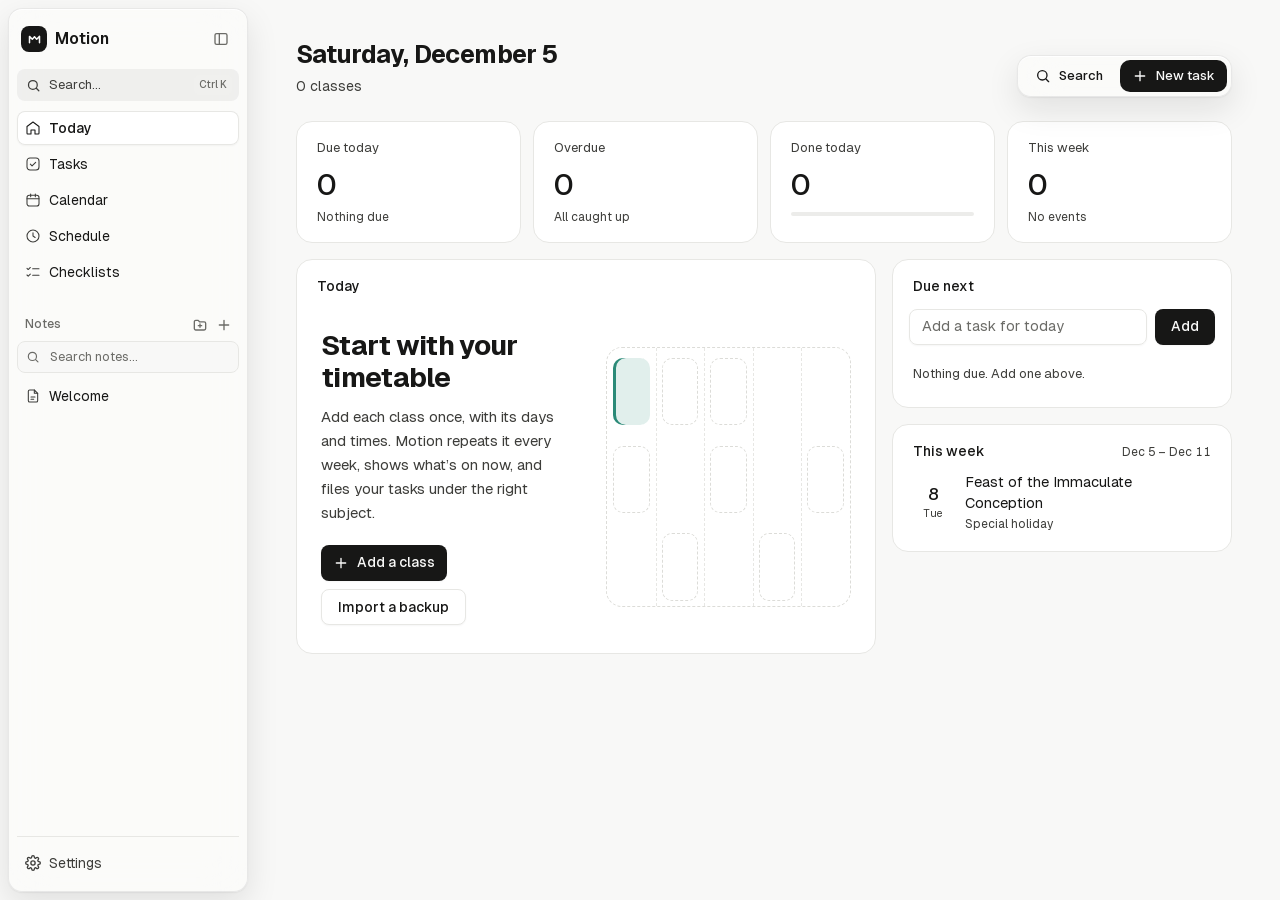
<file: index.html>
<!doctype html>
<html lang="en">
<head>
<meta charset="UTF-8">
<meta name="viewport" content="width=device-width, initial-scale=1.0, viewport-fit=cover">
<title>Motion</title>
<meta name="description" content="Motion — a local-first workspace for tasks, calendar, class schedule, checklists and notes.">
<link rel="icon" href="favicon.svg" type="image/svg+xml">
<link rel="manifest" href="manifest.json">
<meta name="theme-color" content="#ffffff" media="(prefers-color-scheme: light)">
<meta name="theme-color" content="#09090b" media="(prefers-color-scheme: dark)">
<meta name="mobile-web-app-capable" content="yes">
<meta name="apple-mobile-web-app-capable" content="yes">
<meta name="apple-mobile-web-app-status-bar-style" content="default">
<meta name="apple-mobile-web-app-title" content="Motion">
<link rel="apple-touch-icon" href="icons/icon-192.png">
<link rel="preload" href="fonts/Geist-Variable.woff2" as="font" type="font/woff2" crossorigin>

<link rel="stylesheet" href="css/tokens.css">
<link rel="stylesheet" href="css/base.css">
<link rel="stylesheet" href="css/components.css">
<link rel="stylesheet" href="css/calendar.css">
<link rel="stylesheet" href="css/timeline.css">
<link rel="stylesheet" href="css/timer.css">
<link rel="stylesheet" href="css/home.css">
<link rel="stylesheet" href="css/tasks.css">
<link rel="stylesheet" href="css/checklists.css">
<link rel="stylesheet" href="css/schedule.css">
<link rel="stylesheet" href="css/notes.css">
<link rel="stylesheet" href="css/command.css">
<link rel="stylesheet" href="css/responsive.css">
<link rel="stylesheet" href="css/print.css">

<script>
// Applied before first paint so a dark-theme user never sees a white flash.
(function () {
  try {
    var t = localStorage.getItem("motionTheme");
    if (t !== "light" && t !== "dark") {
      t = window.matchMedia && window.matchMedia("(prefers-color-scheme: dark)").matches ? "dark" : "light";
    }
    document.documentElement.setAttribute("data-theme", t);

    // Same reasoning as the theme: applying this after boot would show an
    // expanded sidebar for a frame and then snap it shut.
    if (localStorage.getItem("motionSidebar") === "collapsed") {
      document.documentElement.setAttribute("data-sidebar", "collapsed");
    }
  } catch (e) {
    document.documentElement.setAttribute("data-theme", "light");
  }
})();
</script>

<script>
// ES modules cannot be fetched over file://, so double-clicking this file leaves
// the loader on screen forever with nothing in the console to explain it. Catch
// that case here, in a plain inline script that does still run.
if (location.protocol === "file:") {
  document.addEventListener("DOMContentLoaded", function () {
    document.getElementById("loadingOverlay").innerHTML =
      '<div class="boot-error">' +
      '<h2>Motion needs a web server</h2>' +
      '<p>This page was opened straight from the file system, and browsers block ' +
      'JavaScript modules over <code>file://</code> for security. Nothing is broken.</p>' +
      '<p>Serve the folder instead — in Terminal, from this folder:</p>' +
      '<pre>python3 -m http.server 8000</pre>' +
      '<p>then open <a href="http://localhost:8000">http://localhost:8000</a>.</p>' +
      '<p class="muted-note">On GitHub Pages this never applies — it is served over https.</p>' +
      '</div>';
  });
}
</script>

<script type="module" src="js/main.js"></script>
</head>
<body>

<div class="loading-overlay" id="loadingOverlay">
  <div class="loading-mark">
    <svg viewBox="0 0 24 24" fill="none" stroke="currentColor" stroke-width="2.4" stroke-linecap="round" stroke-linejoin="round"><path d="M4 17V7l4.5 4.5L12 7.5l3.5 4L20 7v10"/></svg>
  </div>
  <span>Loading your workspace…</span>
</div>

<header class="topbar" id="topbar">
  <button class="topbar-btn" id="menuBtn" aria-label="Open menu" aria-expanded="false">
    <svg class="icon" viewBox="0 0 24 24" fill="none" stroke="currentColor" stroke-width="2" stroke-linecap="round"><path d="M3.5 6.5h17M3.5 12h17M3.5 17.5h17"/></svg>
  </button>
  <div class="topbar-brand">
    <div class="brand-mark">
      <svg viewBox="0 0 24 24" fill="none" stroke="currentColor" stroke-width="2.4" stroke-linecap="round" stroke-linejoin="round"><path d="M4 17V7l4.5 4.5L12 7.5l3.5 4L20 7v10"/></svg>
    </div>
    <span class="brand-name">Motion</span>
  </div>
  <button class="topbar-btn topbar-search" data-open="cmdk" aria-label="Search and commands">
    <svg class="icon" viewBox="0 0 24 24" fill="none" stroke="currentColor" stroke-linecap="round" stroke-linejoin="round"><circle cx="11" cy="11" r="7"/><path d="m16.5 16.5 4 4"/></svg>
  </button>
</header>

<div class="sidebar-backdrop" id="sidebarBackdrop"></div>

<div class="offline-bar" id="offlineBar" role="status">Offline — your workspace is stored on this device, so everything still works.</div>

<div class="print-sheet" id="printSheet" aria-hidden="true"></div>

<div class="class-timer hidden" id="classTimer" role="status" aria-live="polite"></div>

<div class="undo-toast hidden" id="undoToast" role="status" aria-live="polite"></div>

<div class="reminder-stack" id="reminderStack" aria-live="polite"></div>

<div class="app">
  <nav class="sidebar" id="sidebar">
    <div class="brand">
      <div class="brand-mark">
        <svg viewBox="0 0 24 24" fill="none" stroke="currentColor" stroke-width="2.4" stroke-linecap="round" stroke-linejoin="round"><path d="M4 17V7l4.5 4.5L12 7.5l3.5 4L20 7v10"/></svg>
      </div>
      <span class="brand-text">
        <span class="brand-name">Motion</span>
        <span class="brand-sub">Local workspace</span>
      </span>
      <button class="sidebar-toggle" id="sidebarToggle" aria-expanded="true"
              title="Collapse sidebar (⌘B)" aria-label="Collapse sidebar">
        <svg class="icon" viewBox="0 0 24 24" fill="none" stroke="currentColor" stroke-width="1.8" stroke-linecap="round" stroke-linejoin="round"><rect x="3" y="4" width="18" height="16" rx="2.5"/><path d="M9.5 4v16"/></svg>
      </button>
    </div>

    <button class="cmdk-trigger" data-open="cmdk" title="Search and commands" aria-label="Search and commands">
      <svg class="icon" viewBox="0 0 24 24" fill="none" stroke="currentColor" stroke-linecap="round" stroke-linejoin="round"><circle cx="11" cy="11" r="7"/><path d="m16.5 16.5 4 4"/></svg>
      <span class="nav-label">Search…</span>
      <kbd class="kbd" data-shortcut="cmdk">⌘K</kbd>
    </button>

    <div class="nav-item" data-view="dashboard" title="Today">
      <svg class="icon" viewBox="0 0 24 24" fill="none" stroke="currentColor" stroke-linecap="round" stroke-linejoin="round"><path d="M3 9.8 12 3l9 6.8V20a1 1 0 0 1-1 1h-5v-6H9v6H4a1 1 0 0 1-1-1V9.8Z"/></svg>
      <span class="nav-label">Today</span>
    </div>
    <div class="nav-item" data-view="tasks" title="Tasks">
      <svg class="icon" viewBox="0 0 24 24" fill="none" stroke="currentColor" stroke-linecap="round" stroke-linejoin="round"><rect x="3" y="3" width="18" height="18" rx="4.5"/><path d="m8 12.2 2.6 2.6L16 9.4"/></svg>
      <span class="nav-label">Tasks</span>
    </div>
    <div class="nav-item" data-view="calendar" title="Calendar">
      <svg class="icon" viewBox="0 0 24 24" fill="none" stroke="currentColor" stroke-linecap="round" stroke-linejoin="round"><rect x="3" y="5" width="18" height="16" rx="3.5"/><path d="M3 10h18M8.5 3v4M15.5 3v4"/></svg>
      <span class="nav-label">Calendar</span>
    </div>
    <div class="nav-item" data-view="schedule" title="Schedule">
      <svg class="icon" viewBox="0 0 24 24" fill="none" stroke="currentColor" stroke-linecap="round" stroke-linejoin="round"><circle cx="12" cy="12" r="9"/><path d="M12 7.2V12l3.2 2.2"/></svg>
      <span class="nav-label">Schedule</span>
    </div>
    <div class="nav-item" data-view="checklists" title="Checklists">
      <svg class="icon" viewBox="0 0 24 24" fill="none" stroke="currentColor" stroke-linecap="round" stroke-linejoin="round"><path d="m3 6.5 1.8 1.8L8 5.2M3 16.5l1.8 1.8L8 15.2M11.5 7h9.5M11.5 17h9.5"/></svg>
      <span class="nav-label">Checklists</span>
    </div>

    <div class="nav-section">
      <div class="nav-section-header">
        <span>Notes</span>
        <button id="newFolderBtn" class="new-folder-btn" title="New folder" aria-label="New folder">
          <svg class="icon" viewBox="0 0 24 24" fill="none" stroke="currentColor" stroke-width="1.9" stroke-linecap="round" stroke-linejoin="round"><path d="M3.5 7.2A2.2 2.2 0 0 1 5.7 5h3.6l2 2.2h7a2.2 2.2 0 0 1 2.2 2.2v7.9a2.2 2.2 0 0 1-2.2 2.2H5.7a2.2 2.2 0 0 1-2.2-2.2Z"/><path d="M12 10.5v5M9.5 13h5"/></svg>
        </button>
        <button id="newPageBtn" title="New page" aria-label="New page">
          <svg class="icon" viewBox="0 0 24 24" fill="none" stroke="currentColor" stroke-width="2.2" stroke-linecap="round"><path d="M12 5v14M5 12h14"/></svg>
        </button>
      </div>
      <div class="nav-search">
        <svg class="icon" viewBox="0 0 24 24" fill="none" stroke="currentColor" stroke-linecap="round" stroke-linejoin="round"><circle cx="11" cy="11" r="7"/><path d="m16.5 16.5 4 4"/></svg>
        <input type="search" id="pageSearch" placeholder="Search notes...">
      </div>
      <div id="pageList"></div>
    </div>

    <div class="sidebar-footer">
      <!-- Settings: the workspace-wide controls, in one menu so the sidebar is
           left for navigation and notes. -->
      <div class="settings">
        <button type="button" class="footer-btn" id="settingsBtn" title="Settings">
          <svg class="icon" viewBox="0 0 24 24" fill="none" stroke="currentColor" stroke-linecap="round" stroke-linejoin="round" aria-hidden="true"><path d="M12 15.2a3.2 3.2 0 1 0 0-6.4 3.2 3.2 0 0 0 0 6.4Z"/><path d="M19.4 15a1.7 1.7 0 0 0 .34 1.87l.06.06a2 2 0 1 1-2.83 2.83l-.06-.06a1.7 1.7 0 0 0-1.87-.34 1.7 1.7 0 0 0-1 1.55V21a2 2 0 1 1-4 0v-.09a1.7 1.7 0 0 0-1.1-1.55 1.7 1.7 0 0 0-1.87.34l-.06.06a2 2 0 1 1-2.83-2.83l.06-.06a1.7 1.7 0 0 0 .34-1.87 1.7 1.7 0 0 0-1.55-1H3a2 2 0 1 1 0-4h.09a1.7 1.7 0 0 0 1.55-1.1 1.7 1.7 0 0 0-.34-1.87l-.06-.06a2 2 0 1 1 2.83-2.83l.06.06a1.7 1.7 0 0 0 1.87.34H9a1.7 1.7 0 0 0 1-1.55V3a2 2 0 1 1 4 0v.09a1.7 1.7 0 0 0 1 1.55 1.7 1.7 0 0 0 1.87-.34l.06-.06a2 2 0 1 1 2.83 2.83l-.06.06a1.7 1.7 0 0 0-.34 1.87V9a1.7 1.7 0 0 0 1.55 1H21a2 2 0 1 1 0 4h-.09a1.7 1.7 0 0 0-1.55 1Z"/></svg>
          <span class="nav-label">Settings</span>
          <i class="on-dot" aria-hidden="true"></i>
        </button>
        <div class="menu settings-menu" id="settingsMenu" aria-label="Settings">
          <button type="button" role="menuitem" class="theme-toggle" id="themeToggle"></button>
          <button type="button" role="menuitem" id="remindersBtn" title="Reminders">
            <svg class="icon" viewBox="0 0 24 24" fill="none" stroke="currentColor" stroke-linecap="round" stroke-linejoin="round" aria-hidden="true"><path d="M6 8.5a6 6 0 0 1 12 0c0 6 2.5 7.5 2.5 7.5h-17S6 14.5 6 8.5Z"/><path d="M10.3 20a1.9 1.9 0 0 0 3.4 0"/></svg>
            <span>Reminders</span><span class="menu-hint on-label">On</span>
          </button>
          <div class="menu-sep" role="separator"></div>
          <button type="button" role="menuitem" id="exportDataBtn" title="Download a backup of everything">
            <svg class="icon" viewBox="0 0 24 24" fill="none" stroke="currentColor" stroke-linecap="round" stroke-linejoin="round" aria-hidden="true"><path d="M12 3v12"/><path d="m7.5 10.5 4.5 4.5 4.5-4.5"/><path d="M4 17.5V19a2 2 0 0 0 2 2h12a2 2 0 0 0 2-2v-1.5"/></svg>
            <span>Export backup</span>
          </button>
          <button type="button" role="menuitem" id="importDataBtn" title="Restore a workspace from a backup file">
            <svg class="icon" viewBox="0 0 24 24" fill="none" stroke="currentColor" stroke-linecap="round" stroke-linejoin="round" aria-hidden="true"><path d="M12 15V3"/><path d="m7.5 7.5 4.5-4.5 4.5 4.5"/><path d="M4 17.5V19a2 2 0 0 0 2 2h12a2 2 0 0 0 2-2v-1.5"/></svg>
            <span>Import backup…</span>
          </button>
        </div>
        <input type="file" id="importDataInput" accept="application/json,.json" hidden>
      </div>
    </div>
  </nav>

  <main class="content">

    <section id="view-dashboard" class="view">
      <!-- Today: the date is the title; the day is drawn as a timetable. -->
      <header class="page-head">
        <div>
          <h1 class="page-title" id="greeting">Today</h1>
          <p class="page-sub" id="todayLabel"></p>
        </div>
        <div class="toolbar glass">
          <button class="btn secondary" data-open="cmdk"><svg class="icon" viewBox="0 0 24 24" fill="none" stroke="currentColor" stroke-linecap="round" stroke-linejoin="round"><circle cx="11" cy="11" r="7"/><path d="m16.5 16.5 4 4"/></svg>Search</button>
          <button class="btn" id="homeNewTaskBtn"><svg class="icon" viewBox="0 0 24 24" fill="none" stroke="currentColor" stroke-width="2" stroke-linecap="round"><path d="M12 5v14M5 12h14"/></svg>New task</button>
        </div>
      </header>

      <div class="stats">
        <div class="stat"><div class="stat-lbl">Due today</div><div class="stat-num" id="statDueToday">0</div><div class="stat-meta" id="statDueMeta"></div></div>
        <div class="stat"><div class="stat-lbl">Overdue</div><div class="stat-num" id="statOverdue">0</div><div class="stat-meta" id="statOverdueMeta"></div></div>
        <div class="stat"><div class="stat-lbl">Done today</div><div class="stat-num"><span id="statDoneToday">0</span> <span class="stat-of" id="statDoneOf"></span></div>
          <div class="stat-bar" aria-hidden="true"><span id="statDoneBar"></span></div></div>
        <div class="stat"><div class="stat-lbl">This week</div><div class="stat-num" id="statEvents">0</div><div class="stat-meta" id="statEventsMeta"></div></div>
      </div>

      <div class="today-grid">
        <section class="panel today-panel">
          <div class="panel-h"><h3>Today</h3><span class="panel-meta" id="nextClass"></span></div>
          <div id="todayTimeline"></div>
        </section>

        <div class="today-side">
          <section class="panel">
            <div class="panel-h"><h3>Due next</h3><span class="panel-meta" id="todayMeta"></span></div>
            <div class="quick-add">
              <input class="field" id="quickTaskInput" type="text" placeholder="Add a task for today" aria-label="Add a task for today">
              <button class="btn" id="quickTaskBtn">Add</button>
            </div>
            <ul class="due-list" id="dueNext"></ul>
          </section>
          <section class="panel">
            <div class="panel-h"><h3>This week</h3><span class="panel-meta" id="weekRange"></span></div>
            <ul class="week-list" id="dashUpcoming"></ul>
          </section>
        </div>
      </div>
    </section>

    <section id="view-tasks" class="view hidden">
      <header class="page-head">
        <div>
          <h1 class="page-title">Tasks</h1>
          <p class="page-sub" id="taskHeadSub"></p>
        </div>
        <div class="toolbar glass">
          <div class="search-field">
            <svg class="icon" viewBox="0 0 24 24" fill="none" stroke="currentColor" stroke-linecap="round" stroke-linejoin="round"><circle cx="11" cy="11" r="7"/><path d="m16.5 16.5 4 4"/></svg>
            <input type="search" id="taskSearch" placeholder="Search">
          </div>

          <label class="select-wrap">
            <span>Group</span>
            <select id="taskGroupBy">
              <option value="due" selected>Due date</option>
              <option value="subject">Subject</option>
              <option value="priority">Priority</option>
              <option value="status">Status</option>
              <option value="none">None</option>
            </select>
          </label>

          <div class="seg" id="taskViewToggle" role="group" aria-label="View">
            <button class="seg-btn active" data-view-mode="list" title="List view" aria-label="List view">
              <svg class="icon" viewBox="0 0 24 24" fill="none" stroke="currentColor" stroke-linecap="round" stroke-linejoin="round"><path d="M8 6h13M8 12h13M8 18h13M3.5 6h.01M3.5 12h.01M3.5 18h.01"/></svg>
            </button>
            <button class="seg-btn" data-view-mode="board" title="Board view" aria-label="Board view">
              <svg class="icon" viewBox="0 0 24 24" fill="none" stroke="currentColor" stroke-linecap="round" stroke-linejoin="round"><rect x="3" y="4" width="5.5" height="16" rx="1.6"/><rect x="9.75" y="4" width="5.5" height="11" rx="1.6"/><rect x="16.5" y="4" width="4.5" height="16" rx="1.6"/></svg>
            </button>
          </div>
                </div>
      </header>

      <div class="composer" id="taskComposer">
        <input class="field grow" id="taskTextInput" type="text" placeholder="Add a task">
        <input class="field task-due" id="taskDueInput" type="date" aria-label="Due date">
        <select class="field" id="taskPriorityInput" aria-label="Priority">
          <option value="low">Low</option>
          <option value="medium" selected>Medium</option>
          <option value="high">High</option>
        </select>
        <select class="field" id="taskSubjectInput" aria-label="Subject"></select>
        <button class="btn" id="addTaskBtn">Add</button>
      </div>

      <div class="list-toolbar">
        <div class="filter-tabs">
          <button class="filter-tab active" data-filter="all">All</button>
          <button class="filter-tab" data-filter="active">Active</button>
          <button class="filter-tab" data-filter="done">Completed</button>
        </div>
        <div class="list-summary" id="taskSummary"></div>
      </div>

      <div id="taskList"></div>
      <div class="task-board hidden" id="taskBoard"></div>
    </section>

    <section id="view-calendar" class="view hidden">
      <header class="page-head">
        <div>
          <h1 class="page-title" id="calLabel"></h1>
          <p class="page-sub" id="calSub"></p>
        </div>
        <div class="toolbar glass cal-nav">
          <button class="btn secondary icon-only" id="prevMonthBtn" title="Previous month" aria-label="Previous month">
            <svg class="icon" viewBox="0 0 24 24" fill="none" stroke="currentColor" stroke-width="2.1" stroke-linecap="round" stroke-linejoin="round"><path d="m15 18-6-6 6-6"/></svg>
          </button>
          <button class="btn secondary" id="todayBtn">Today</button>
          <button class="btn secondary icon-only" id="nextMonthBtn" title="Next month" aria-label="Next month">
            <svg class="icon" viewBox="0 0 24 24" fill="none" stroke="currentColor" stroke-width="2.1" stroke-linecap="round" stroke-linejoin="round"><path d="m9 18 6-6-6-6"/></svg>
          </button>
          <span class="tb-sep"></span>
          <button class="btn new-event-btn" id="newEventBtn">
            <svg class="icon" viewBox="0 0 24 24" fill="none" stroke="currentColor" stroke-width="2.2" stroke-linecap="round"><path d="M12 5v14M5 12h14"/></svg>
            New event
          </button>
        </div>
      </header>

      <div class="cal-layout">
        <div class="cal-scroll">
          <div class="cal-inner"><div id="calGrid"></div></div>
        </div>
        <aside class="cal-aside" id="calAside" aria-live="polite"></aside>
      </div>
      <p class="cal-note">Philippine holidays are shown automatically. Chinese New Year and the two Eid holidays are estimates and may move by a day once proclaimed.</p>
    </section>

    <section id="view-schedule" class="view hidden">
      <header class="page-head">
        <div>
          <h1 class="page-title">Schedule</h1>
          <p class="page-sub" id="schedSub"></p>
        </div>
        <div class="toolbar glass" id="schedToolbar">
          <div class="filter-tabs sched-switch" id="schedViewSwitch" role="radiogroup" aria-label="Schedule view">
            <button type="button" class="filter-tab" role="radio" data-view="week">Week</button>
            <button type="button" class="filter-tab" role="radio" data-view="day">Day</button>
            <button type="button" class="filter-tab" role="radio" data-view="list">List</button>
          </div>
          <span class="tb-sep"></span>
          <button class="btn secondary" id="fullSchedBtn">
            <svg class="icon" viewBox="0 0 24 24" fill="none" stroke="currentColor" stroke-linecap="round" stroke-linejoin="round"><rect x="3" y="5" width="18" height="16" rx="3.5"/><path d="M3 10h18M8.5 3v4M15.5 3v4"/></svg>
            Full schedule
          </button>
          <button class="btn add-class-btn" id="addClassBtn">
            <svg class="icon" viewBox="0 0 24 24" fill="none" stroke="currentColor" stroke-width="2.2" stroke-linecap="round"><path d="M12 5v14M5 12h14"/></svg>
            Add class
          </button>
        </div>
      </header>

      <div class="timer-panel hidden" id="schedTimer"></div>
      <div class="now-card" id="nowCard"></div>

      <div class="sched-bar">
        <div class="day-picker" id="dayPicker"></div>
      </div>

      <div class="timetable-scroll" id="weekWrap"><div class="timetable" id="weekTimetable"></div></div>

      <h3 class="sched-heading" id="dayHeading">Classes today</h3>
      <ul class="class-list" id="dayClassList"></ul>

      <h3 class="sched-heading" id="allClassesHeading">All classes</h3>
      <div class="table-scroll"><table class="sched-table" id="allClassesTable"></table></div>
    </section>

    <section id="view-checklists" class="view hidden">
      <header class="page-head">
        <div>
          <h1 class="page-title">Checklists</h1>
          <p class="page-sub list-summary" id="checklistSummary"></p>
        </div>
        <div class="toolbar glass">
          <div class="search-field">
            <svg class="icon" viewBox="0 0 24 24" fill="none" stroke="currentColor" stroke-linecap="round" stroke-linejoin="round"><circle cx="11" cy="11" r="7"/><path d="m16.5 16.5 4 4"/></svg>
            <input type="search" id="checklistSearch" placeholder="Search">
          </div>
          <button class="btn secondary" id="checklistCollapseAll">Collapse all</button>
        </div>
      </header>

      <div class="composer">
        <input class="field grow" id="newChecklistInput" type="text" placeholder="New checklist, like Packing list">
        <button class="btn" id="addChecklistBtn">Create</button>
      </div>


      <div class="checklist-grid" id="checklistGrid"></div>
    </section>

    <section id="view-notes" class="view hidden">
      <!-- Sentinel + sticky band: the ribbon stays in reach however long the note
           gets. The sentinel marks where it sits unpinned, which is how the
           editor knows when to show it as pinned. -->
      <div class="notes-ribbon-sentinel" id="notesRibbonSentinel" aria-hidden="true"></div>
      <div class="notes-ribbon" id="notesRibbon">
        <div class="notes-toolbar" role="toolbar" aria-label="Formatting" aria-controls="pageContent">
          <button type="button" data-action="undo" data-label="Undo" data-keys="mod+z"><svg class="icon" viewBox="0 0 24 24" fill="none" stroke="currentColor" stroke-width="1.9" stroke-linecap="round" stroke-linejoin="round" aria-hidden="true"><path d="M9 14 4 9l5-5"/><path d="M4 9h10.5a5.5 5.5 0 0 1 0 11H11"/></svg></button>
          <button type="button" data-action="redo" data-label="Redo" data-keys="mod+shift+z"><svg class="icon" viewBox="0 0 24 24" fill="none" stroke="currentColor" stroke-width="1.9" stroke-linecap="round" stroke-linejoin="round" aria-hidden="true"><path d="m15 14 5-5-5-5"/><path d="M20 9H9.5a5.5 5.5 0 0 0 0 11H13"/></svg></button>
          <span class="toolbar-sep" aria-hidden="true"></span>
          <button type="button" data-action="h2" data-label="Heading" data-keys="mod+alt+1" data-hint="“# ”" aria-pressed="false" class="text-btn">Heading</button>
          <button type="button" data-action="h3" data-label="Subheading" data-keys="mod+alt+2" data-hint="“## ”" aria-pressed="false" class="text-btn">Subheading</button>
          <button type="button" data-action="p" data-label="Body text" data-keys="mod+alt+0" aria-pressed="false" class="text-btn">Body</button>
          <span class="toolbar-sep" aria-hidden="true"></span>
          <button type="button" data-action="bold" data-label="Bold" data-keys="mod+b" data-hint="**bold**" aria-pressed="false"><b>B</b></button>
          <button type="button" data-action="italic" data-label="Italic" data-keys="mod+i" aria-pressed="false"><i>I</i></button>
          <button type="button" data-action="underline" data-label="Underline" data-keys="mod+u" aria-pressed="false"><u>U</u></button>
          <button type="button" data-action="strike" data-label="Strikethrough" data-keys="mod+shift+x" data-hint="~~text~~" aria-pressed="false"><svg class="icon" viewBox="0 0 24 24" fill="none" stroke="currentColor" stroke-width="1.9" stroke-linecap="round" stroke-linejoin="round" aria-hidden="true"><path d="M16 4.5H9.5a3.2 3.2 0 0 0-2.9 4.6"/><path d="M14.5 12a4 4 0 0 1-.6 8H6"/><path d="M4 12h16"/></svg></button>
          <button type="button" data-action="code" data-label="Inline code" data-keys="mod+e" data-hint="`code`" aria-pressed="false"><svg class="icon" viewBox="0 0 24 24" fill="none" stroke="currentColor" stroke-width="1.9" stroke-linecap="round" stroke-linejoin="round" aria-hidden="true"><path d="m16 18 6-6-6-6"/><path d="m8 6-6 6 6 6"/></svg></button>
          <button type="button" data-action="color" data-label="Text colour &amp; highlight" data-keys="mod+shift+h" data-keys-label="highlights" aria-haspopup="dialog" aria-expanded="false" class="color-btn">
            <span class="color-glyph" aria-hidden="true">A</span><span class="color-bar" aria-hidden="true"></span>
          </button>
          <span class="toolbar-sep" aria-hidden="true"></span>
          <button type="button" data-action="ul" data-label="Bullet list" data-keys="mod+shift+8" data-hint="“- ”" aria-pressed="false"><svg class="icon" viewBox="0 0 24 24" fill="none" stroke="currentColor" stroke-width="1.9" stroke-linecap="round" stroke-linejoin="round" aria-hidden="true"><path d="M9 6h12M9 12h12M9 18h12"/><circle cx="4.2" cy="6" r="1.3" fill="currentColor" stroke="none"/><circle cx="4.2" cy="12" r="1.3" fill="currentColor" stroke="none"/><circle cx="4.2" cy="18" r="1.3" fill="currentColor" stroke="none"/></svg></button>
          <button type="button" data-action="ol" data-label="Numbered list" data-keys="mod+shift+7" data-hint="“1. ”" aria-pressed="false"><svg class="icon" viewBox="0 0 24 24" fill="none" stroke="currentColor" stroke-width="1.9" stroke-linecap="round" stroke-linejoin="round" aria-hidden="true"><path d="M10 6h11M10 12h11M10 18h11M3.4 5.2 4.8 4.6V9M3.2 14.4c0-.9 1.9-1.1 1.9 0 0 .8-1.9 1.6-1.9 2.9h2.1"/></svg></button>
          <button type="button" data-action="todo" data-label="Checklist" data-keys="mod+shift+9" data-hint="“[] ”" aria-pressed="false"><svg class="icon" viewBox="0 0 24 24" fill="none" stroke="currentColor" stroke-width="1.9" stroke-linecap="round" stroke-linejoin="round" aria-hidden="true"><rect x="3" y="4" width="6.5" height="6.5" rx="1.6"/><path d="m3.6 16.6 1.9 1.9 3.4-3.6"/><path d="M13 7.2h8M13 17h8"/></svg></button>
          <button type="button" data-action="quote" data-label="Quote" data-hint="“> ”" aria-pressed="false"><svg class="icon" viewBox="0 0 24 24" fill="none" stroke="currentColor" stroke-width="1.9" stroke-linecap="round" stroke-linejoin="round" aria-hidden="true"><path d="M4 5v14"/><path d="M9 7h11M9 12h11M9 17h7"/></svg></button>
          <span class="toolbar-sep" aria-hidden="true"></span>
          <button type="button" data-action="link" data-label="Link" data-hint="or paste a URL over text" aria-pressed="false"><svg class="icon" viewBox="0 0 24 24" fill="none" stroke="currentColor" stroke-width="1.9" stroke-linecap="round" stroke-linejoin="round" aria-hidden="true"><path d="M10 13a5 5 0 0 0 7.54.54l3-3a5 5 0 0 0-7.07-7.07l-1.72 1.71"/><path d="M14 11a5 5 0 0 0-7.54-.54l-3 3a5 5 0 0 0 7.07 7.07l1.71-1.71"/></svg></button>
          <button type="button" data-action="divider" data-label="Divider" data-hint="“---”"><svg class="icon" viewBox="0 0 24 24" fill="none" stroke="currentColor" stroke-width="1.9" stroke-linecap="round" stroke-linejoin="round" aria-hidden="true"><path d="M3 12h18"/><path d="M6 7h12M6 17h12" opacity=".33"/></svg></button>
          <button type="button" data-action="clear" data-label="Clear formatting" data-keys="mod+\"><svg class="icon" viewBox="0 0 24 24" fill="none" stroke="currentColor" stroke-width="1.9" stroke-linecap="round" stroke-linejoin="round" aria-hidden="true"><path d="M4 7V4.5h16V7"/><path d="M9 20h4"/><path d="M13.5 4.5 10 15"/><path d="m15 15 5 5M20 15l-5 5"/></svg></button>
        </div>
      </div>

      <!-- Colour palette: text colours and highlights, filled by note-editor.js. -->
      <div class="color-popover hidden" id="colorPopover" role="dialog" aria-label="Text colour and highlight">
        <div class="cp-label">Text colour</div>
        <div class="cp-row" id="cpText"></div>
        <div class="cp-label">Highlight</div>
        <div class="cp-row" id="cpHighlight"></div>
      </div>

      <!-- Link card: shows where a link goes when the caret is in it, and edits it. -->
      <div class="link-popover hidden" id="linkPopover" data-mode="">
        <div class="lp-view">
          <a id="linkOpen" class="lp-url" target="_blank" rel="noopener noreferrer"></a>
          <button type="button" class="lp-btn" id="linkEditBtn">Edit</button>
          <button type="button" class="lp-btn" id="linkUnlinkBtn">Remove</button>
        </div>
        <form class="lp-edit" id="linkForm" autocomplete="off">
          <input type="text" id="linkInput" class="field" placeholder="Paste or type a link" spellcheck="false" aria-label="Link address">
          <button type="submit" class="btn">Apply</button>
          <button type="button" class="btn secondary hidden" id="linkRemoveBtn">Remove</button>
        </form>
      </div>
      <input type="text" class="page-title-input" id="pageTitleInput" placeholder="Untitled">
      <div class="page-meta-row">
        <label class="folder-picker" id="folderPicker" title="Move to a folder">
          <svg class="icon" viewBox="0 0 24 24" fill="none" stroke="currentColor" stroke-width="1.9" stroke-linecap="round" stroke-linejoin="round" aria-hidden="true"><path d="M3.5 7.2A2.2 2.2 0 0 1 5.7 5h3.6l2 2.2h7a2.2 2.2 0 0 1 2.2 2.2v7.9a2.2 2.2 0 0 1-2.2 2.2H5.7a2.2 2.2 0 0 1-2.2-2.2Z"/></svg>
          <select id="pageFolderSelect" aria-label="Folder"></select>
        </label>
        <form class="folder-new hidden" id="folderNewForm" autocomplete="off">
          <input type="text" id="folderNewInput" class="field" placeholder="New folder name" maxlength="120" aria-label="New folder name">
        </form>
        <div class="page-meta" id="pageMeta"></div>
        <div class="page-actions">
          <button type="button" class="page-menu-btn" id="pageMenuBtn" title="Page actions" aria-label="Page actions">
            <svg class="icon" viewBox="0 0 24 24" fill="none" stroke="currentColor" stroke-width="1.9" stroke-linecap="round" stroke-linejoin="round" aria-hidden="true"><circle cx="5" cy="12" r="1.4" fill="currentColor"/><circle cx="12" cy="12" r="1.4" fill="currentColor"/><circle cx="19" cy="12" r="1.4" fill="currentColor"/></svg>
          </button>
          <div class="menu" id="pageMenu" aria-label="Page actions">
            <button type="button" role="menuitem" id="printPageBtn" title="Opens the print dialog — choose “Save as PDF” there">
              <svg class="icon" viewBox="0 0 24 24" fill="none" stroke="currentColor" stroke-width="1.9" stroke-linecap="round" stroke-linejoin="round" aria-hidden="true"><path d="M7 8V3.5h10V8"/><rect x="3.5" y="8" width="17" height="8" rx="2"/><path d="M7 13.5h10V21H7z"/></svg>Export as PDF
            </button>
            <button type="button" role="menuitem" id="duplicatePageBtn">
              <svg class="icon" viewBox="0 0 24 24" fill="none" stroke="currentColor" stroke-width="1.9" stroke-linecap="round" stroke-linejoin="round" aria-hidden="true"><rect x="8" y="8" width="12" height="12" rx="2"/><path d="M16 8V6a2 2 0 0 0-2-2H6a2 2 0 0 0-2 2v8a2 2 0 0 0 2 2h2"/></svg>Duplicate
            </button>
            <button type="button" role="menuitem" id="movePageBtn">
              <svg class="icon" viewBox="0 0 24 24" fill="none" stroke="currentColor" stroke-width="1.9" stroke-linecap="round" stroke-linejoin="round" aria-hidden="true"><path d="M3.5 7.2A2.2 2.2 0 0 1 5.7 5h3.6l2 2.2h7a2.2 2.2 0 0 1 2.2 2.2v7.9a2.2 2.2 0 0 1-2.2 2.2H5.7a2.2 2.2 0 0 1-2.2-2.2Z"/></svg>Move to folder…
            </button>
            <div class="menu-sep" role="separator"></div>
            <button type="button" role="menuitem" class="danger" id="deletePageBtn">
              <svg class="icon" viewBox="0 0 24 24" fill="none" stroke="currentColor" stroke-width="1.9" stroke-linecap="round" stroke-linejoin="round" aria-hidden="true"><path d="M3.5 6h17M9 6V4.5a1 1 0 0 1 1-1h4a1 1 0 0 1 1 1V6M18.5 6l-.9 13a2 2 0 0 1-2 1.9H8.4a2 2 0 0 1-2-1.9L5.5 6"/></svg>Delete note
            </button>
          </div>
        </div>
      </div>
      <div class="page-content" id="pageContent" contenteditable="true" role="textbox" aria-multiline="true" aria-label="Note" data-placeholder="Start writing..."></div>
    </section>

  </main>
</div>


<!-- Phone navigation (hidden above phone width): bottom tabs and one add button. -->
<nav class="tabbar" id="tabBar" aria-label="Main">
  <a class="tab" href="#/dashboard" data-view="dashboard"><svg class="icon" viewBox="0 0 24 24" fill="none" stroke="currentColor" stroke-width="1.9" stroke-linecap="round" stroke-linejoin="round" aria-hidden="true"><path d="M3 9.8 12 3l9 6.8V20a1 1 0 0 1-1 1h-5v-6H9v6H4a1 1 0 0 1-1-1V9.8Z"/></svg><span>Today</span></a>
  <a class="tab" href="#/tasks" data-view="tasks"><svg class="icon" viewBox="0 0 24 24" fill="none" stroke="currentColor" stroke-width="1.9" stroke-linecap="round" stroke-linejoin="round" aria-hidden="true"><rect x="3" y="3" width="18" height="18" rx="4.5"/><path d="m8 12.2 2.6 2.6L16 9.4"/></svg><span>Tasks</span></a>
  <a class="tab" href="#/calendar" data-view="calendar"><svg class="icon" viewBox="0 0 24 24" fill="none" stroke="currentColor" stroke-width="1.9" stroke-linecap="round" stroke-linejoin="round" aria-hidden="true"><rect x="3" y="5" width="18" height="16" rx="3.5"/><path d="M3 10h18M8.5 3v4M15.5 3v4"/></svg><span>Calendar</span></a>
  <a class="tab" href="#/schedule" data-view="schedule"><svg class="icon" viewBox="0 0 24 24" fill="none" stroke="currentColor" stroke-width="1.9" stroke-linecap="round" stroke-linejoin="round" aria-hidden="true"><circle cx="12" cy="12" r="9"/><path d="M12 7.2V12l3.2 2.2"/></svg><span>Schedule</span></a>
  <a class="tab" href="#/notes" data-view="notes"><svg class="icon" viewBox="0 0 24 24" fill="none" stroke="currentColor" stroke-width="1.9" stroke-linecap="round" stroke-linejoin="round" aria-hidden="true"><path d="M14 3v5h5"/><path d="M14 3H7a2 2 0 0 0-2 2v14a2 2 0 0 0 2 2h10a2 2 0 0 0 2-2V8l-5-5Z"/><path d="M9 13.5h6M9 17h4"/></svg><span>Notes</span></a>
</nav>
<button type="button" class="fab" id="fabBtn" aria-label="Add"><svg class="icon" viewBox="0 0 24 24" fill="none" stroke="currentColor" stroke-width="1.9" stroke-linecap="round" stroke-linejoin="round" aria-hidden="true"><path d="M12 5v14M5 12h14"/></svg></button>

<div class="modal-overlay cmdk-overlay hidden" id="cmdkOverlay">
  <div class="cmdk" role="dialog" aria-modal="true" aria-label="Command menu">
    <div class="cmdk-input-row">
      <svg class="icon" viewBox="0 0 24 24" fill="none" stroke="currentColor" stroke-linecap="round" stroke-linejoin="round"><circle cx="11" cy="11" r="7"/><path d="m16.5 16.5 4 4"/></svg>
      <input id="cmdkInput" type="text" placeholder="Type a command or search…" autocomplete="off" spellcheck="false"
             role="combobox" aria-expanded="false" aria-controls="cmdkList" aria-autocomplete="list">
      <kbd class="kbd">Esc</kbd>
    </div>
    <div class="cmdk-list" id="cmdkList" role="listbox" aria-label="Results"></div>
    <div class="cmdk-foot">
      <span><kbd class="kbd">↑</kbd><kbd class="kbd">↓</kbd> to navigate</span>
      <span><kbd class="kbd">↵</kbd> to select</span>
      <span><kbd class="kbd" data-shortcut="cmdk">⌘K</kbd> to toggle</span>
    </div>
  </div>
</div>

<div class="modal-overlay hidden" id="reminderOverlay">
  <div class="modal modal-settings" role="dialog" aria-modal="true" aria-labelledby="reminderTitle">
    <h3 id="reminderTitle">Reminders</h3>
    <p class="modal-desc">A heads-up before each class, and a daily summary of what&rsquo;s due.</p>
    <div class="modal-body">
      <div class="setting-row">
        <div class="setting-text">
          <label class="setting-label" for="remEnabled">Enable reminders</label>
          <div class="setting-hint" id="remPermission"></div>
        </div>
        <button class="switch" id="remEnabled" role="switch" aria-checked="false"><span class="switch-thumb"></span></button>
      </div>

      <div class="setting-group" id="remOptions">
        <div class="setting-row">
          <div class="setting-text">
            <label class="setting-label" for="remClassLead">Before each class</label>
            <div class="setting-hint">For every class on today&rsquo;s schedule.</div>
          </div>
          <select class="field" id="remClassLead">
            <option value="0">Off</option>
            <option value="5">5 minutes</option>
            <option value="10">10 minutes</option>
            <option value="15">15 minutes</option>
            <option value="30">30 minutes</option>
          </select>
        </div>
        <div class="setting-row">
          <div class="setting-text">
            <label class="setting-label" for="remDigest">Daily summary</label>
            <div class="setting-hint">Tasks due, overdue work, classes and events.</div>
          </div>
          <button class="switch" id="remDigest" role="switch" aria-checked="true"><span class="switch-thumb"></span></button>
        </div>
        <div class="setting-row" id="remDigestTimeRow">
          <div class="setting-text">
            <label class="setting-label" for="remDigestTime">Summary time</label>
            <div class="setting-hint">Sent once, the first time Motion is open after this.</div>
          </div>
          <input class="field" type="time" id="remDigestTime" value="08:00">
        </div>
      </div>

      <p class="setting-note">Motion keeps everything on this device, with no server to send reminders from, so they arrive while Motion is open &mdash; in a tab or installed as an app. Install it and leave it running in the background to get them all day.</p>
    </div>
    <div class="modal-footer" style="justify-content:space-between;">
      <button class="btn secondary" id="remTestBtn">Send a test</button>
      <button class="btn" id="remDoneBtn">Done</button>
    </div>
  </div>
</div>

<div class="modal-overlay hidden" id="confirmOverlay">
  <div class="modal modal-confirm" role="alertdialog" aria-modal="true" aria-labelledby="confirmTitle">
    <div class="confirm-icon">
      <svg class="icon" viewBox="0 0 24 24" fill="none" stroke="currentColor" stroke-width="2" stroke-linecap="round" stroke-linejoin="round"><path d="M12 8.5v5"/><path d="M12 17h.01"/><path d="M10.3 3.9 1.9 18.1A2 2 0 0 0 3.6 21h16.8a2 2 0 0 0 1.7-2.9L13.7 3.9a2 2 0 0 0-3.4 0Z"/></svg>
    </div>
    <h3 id="confirmTitle">Are you sure?</h3>
    <p class="confirm-message" id="confirmMessage"></p>
    <div class="modal-footer">
      <button class="btn secondary" id="confirmCancelBtn">Cancel</button>
      <button class="btn danger" id="confirmOkBtn">Delete</button>
    </div>
  </div>
</div>

<div class="modal-overlay hidden" id="modalOverlay">
  <div class="modal" role="dialog" aria-modal="true">
    <h3 id="modalDateLabel"></h3>
    <div class="modal-body">
      <div id="modalHolidaysSection" class="hidden">
        <h3 class="modal-label">Holidays</h3>
        <ul class="modal-events" id="modalHolidayList"></ul>
      </div>

      <h3 class="modal-label" style="margin-top:16px;">Events</h3>
      <ul class="modal-events" id="modalEventList"></ul>
      <button class="btn secondary" id="modalAddEventBtn" style="width:100%;">+ Add event</button>

      <div id="modalTasksSection">
        <h3 class="modal-label" style="margin-top:18px;">Tasks due this day</h3>
        <ul class="modal-tasks" id="modalTaskList"></ul>
      </div>
    </div>
    <div class="modal-footer">
      <button class="btn secondary" id="modalCloseBtn">Close</button>
    </div>
  </div>
</div>

<div class="modal-overlay hidden" id="fullSchedOverlay">
  <div class="modal modal-wide" role="dialog" aria-modal="true">
    <div class="modal-head">
      <h3 style="margin:0;">Full schedule</h3>
      <div class="export-actions">
        <button class="btn secondary" id="exportPngBtn" title="Save the whole week as a PNG image">
          <svg class="icon" viewBox="0 0 24 24" fill="none" stroke="currentColor" stroke-width="2" stroke-linecap="round" stroke-linejoin="round"><path d="M12 3v12"/><path d="m7.5 10.5 4.5 4.5 4.5-4.5"/><path d="M4 17.5V19a2 2 0 0 0 2 2h12a2 2 0 0 0 2-2v-1.5"/></svg>
          PNG
        </button>
        <button class="btn secondary" id="exportJpgBtn" title="Save the whole week as a JPEG image">JPEG</button>
      </div>
      <button class="icon-btn" id="fullSchedCloseBtn" title="Close" aria-label="Close">
        <svg class="icon" viewBox="0 0 24 24" fill="none" stroke="currentColor" stroke-width="1.9" stroke-linecap="round"><path d="M18 6 6 18M6 6l12 12"/></svg>
      </button>
    </div>
    <div class="modal-body">
      <div class="week-scroll"><div id="weekGrid"></div></div>
    </div>
  </div>
</div>

<div class="modal-overlay hidden" id="classModalOverlay">
  <div class="modal" role="dialog" aria-modal="true">
    <h3 id="classModalTitle">Add class</h3>
    <div class="modal-body">
      <div class="modal-label">Subject</div>
      <input class="field" id="classSubjectInput" type="text" placeholder="e.g. Mathematics 1" style="width:100%;margin-bottom:14px;">

      <div class="form-2col">
        <div>
          <div class="modal-label">Section</div>
          <input class="field" id="classSectionInput" type="text" placeholder="e.g. K" style="width:100%;">
        </div>
        <div>
          <div class="modal-label">Room / Facility</div>
          <input class="field" id="classRoomInput" type="text" placeholder="e.g. Room 101" style="width:100%;">
        </div>
      </div>

      <div class="modal-label" style="margin-top:16px;">Icon</div>
      <div class="emoji-row" id="classEmojiRow"></div>

      <div class="modal-label" style="margin-top:16px;">Colour</div>
      <div class="swatch-row" id="classColorRow"></div>

      <div class="modal-label" style="margin-top:16px;">Days</div>
      <div class="day-toggle" id="classDayToggle"></div>

      <div class="form-2col" style="margin-top:16px;">
        <div>
          <div class="modal-label">Start</div>
          <input class="field" id="classStartInput" type="time" style="width:100%;">
        </div>
        <div>
          <div class="modal-label">End</div>
          <input class="field" id="classEndInput" type="time" style="width:100%;">
        </div>
      </div>
    </div>
    <div class="modal-footer" style="justify-content:space-between;">
      <button class="btn danger hidden" id="classDeleteBtn">Delete</button>
      <div class="row">
        <button class="btn secondary" id="classCancelBtn">Cancel</button>
        <button class="btn" id="classSaveBtn">Save</button>
      </div>
    </div>
  </div>
</div>

<div class="modal-overlay hidden" id="eventModalOverlay">
  <div class="modal" role="dialog" aria-modal="true">
    <h3 id="eventModalTitle">New event</h3>
    <div class="modal-body">
      <input class="field" id="eventTitleInput" type="text" placeholder="Event title..." style="width:100%;margin-bottom:14px;">

      <div class="modal-label">Dates</div>
      <div class="modal-add-row">
        <input class="field" id="eventDateInput" type="date" title="Start date">
        <span style="color:var(--text-3);font-size:var(--fs-body-s);">to</span>
        <input class="field" id="eventDateEndInput" type="date" title="End date (optional)">
        <button class="btn secondary" id="eventAddDateBtn">Add</button>
      </div>
      <div class="hint-text">Leave &ldquo;to&rdquo; blank to add just one date. Add multiple times for separate ranges.</div>
      <div class="date-chip-list" id="eventDatesList"></div>
    </div>
    <div class="modal-footer" style="justify-content:space-between;">
      <button class="btn danger hidden" id="eventDeleteBtn">Delete event</button>
      <div class="row">
        <button class="btn secondary" id="eventCancelBtn">Cancel</button>
        <button class="btn" id="eventSaveBtn">Save</button>
      </div>
    </div>
  </div>
</div>

</body>
</html>
</file>
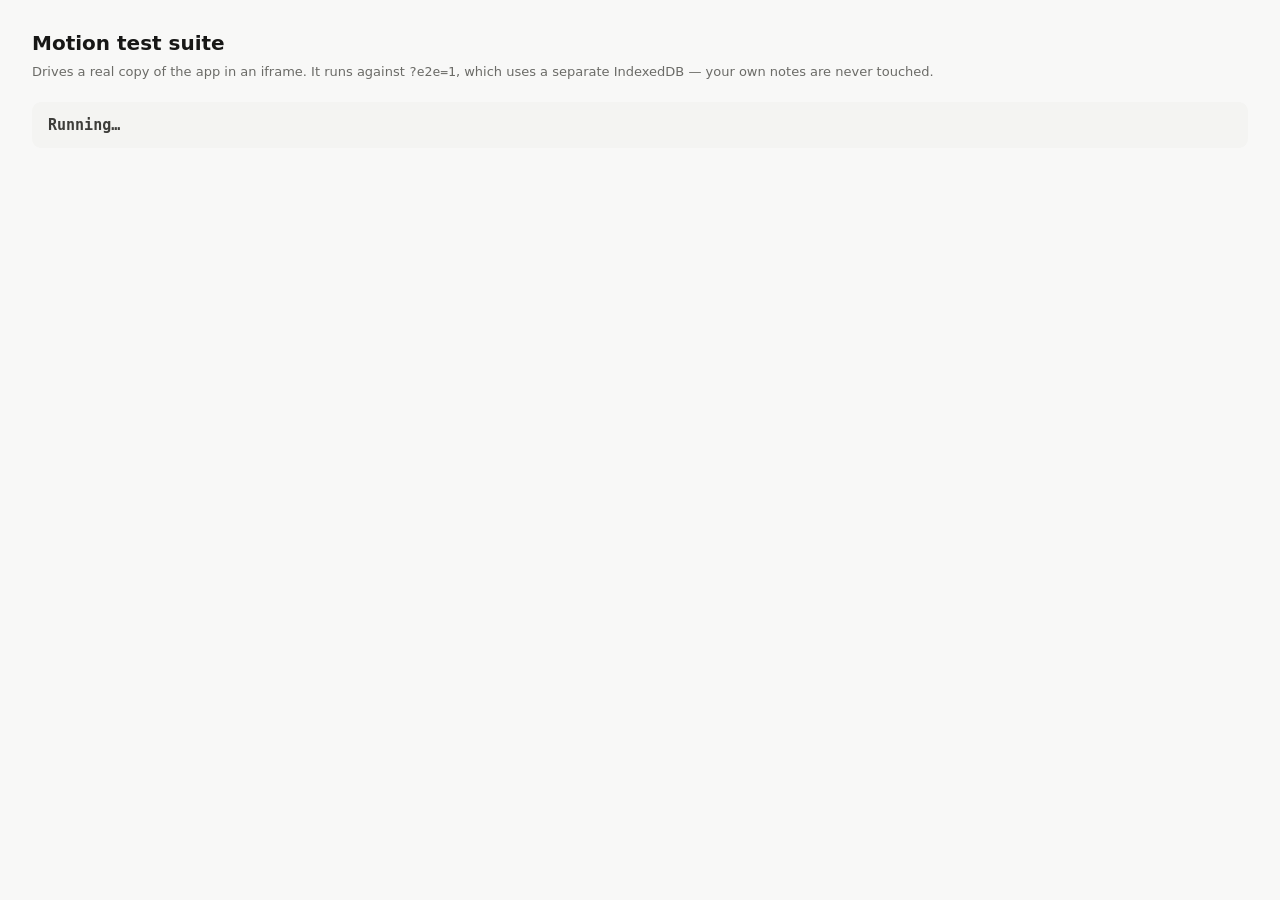
<file: tests.html>
<!doctype html>
<html lang="en">
<head>
<meta charset="UTF-8">
<meta name="viewport" content="width=device-width, initial-scale=1.0">
<title>Motion — tests</title>
<link rel="icon" href="favicon.svg" type="image/svg+xml">
<link rel="stylesheet" href="css/tokens.css">
<link rel="stylesheet" href="css/base.css">
<style>
  /* Self-contained: the suite is a dev tool, not part of the app's design system. */
  body { padding: 28px 32px; font-family: ui-monospace, SFMono-Regular, Menlo, monospace; }
  h1 { font-size: 20px; margin: 0 0 4px; font-family: system-ui, sans-serif; }
  .sub { color: var(--text-3); font-size: 13px; margin: 0 0 20px; font-family: system-ui, sans-serif; }
  #summary { font-size: 15px; font-weight: 700; padding: 12px 16px; border-radius: 9px; margin-bottom: 16px; }
  #summary.pass { background: var(--success-soft); color: var(--success); }
  #summary.fail { background: var(--danger-soft); color: var(--danger); }
  #summary.running { background: var(--surface-2); color: var(--text-2); }
  ol { margin: 0; padding-left: 0; list-style: none; font-size: 12.5px; line-height: 1.7; }
  li { display: flex; gap: 10px; padding: 1px 0; }
  .tag { flex-shrink: 0; font-weight: 700; width: 42px; }
  .ok .tag { color: var(--success); }
  .no { background: var(--danger-soft); border-radius: 5px; padding: 3px 6px; margin: 2px -6px; }
  .no .tag { color: var(--danger); }
  .why { color: var(--text-3); }
  .group { margin: 16px 0 4px; font-weight: 700; color: var(--text-2); font-size: 12px;
           text-transform: uppercase; letter-spacing: .07em; }
  /* The app under test runs for real, just parked off to the side. */
  #stage { position: fixed; right: 0; bottom: 0; width: 1280px; height: 900px;
           border: 0; opacity: 0; pointer-events: none; }
</style>
</head>
<body>
  <h1>Motion test suite</h1>
  <p class="sub">
    Drives a real copy of the app in an iframe. It runs against <code>?e2e=1</code>,
    which uses a separate IndexedDB — your own notes are never touched.
  </p>

  <div id="summary" class="running">Running…</div>
  <ol id="results"></ol>

  <iframe id="stage" src="index.html?e2e=1" title="app under test"></iframe>

  <script type="module" src="tests/run.js"></script>
</body>
</html>
</file>
<file: css/tokens.css>
/* ============================================================================
   Design tokens
   ----------------------------------------------------------------------------
   A student's week on paper: warm-neutral surfaces, ink for actions, a serif
   for titles and notes, a mono for times, and colour kept for subjects. Every
   colour, radius, shadow and font size in the app resolves through one of these
   custom properties, so the dark theme is a single attribute swap on <html>
   rather than a parallel set of rules.

   The names predate the shadcn palette and are kept so no component had to be
   renamed; the shadcn role each one plays is noted alongside:
     --accent / --accent-fill   primary            --accent-soft   accent
     --surface                  card               --surface-2     muted/50
     --text-3                   muted-foreground   --border        border / input
   ========================================================================== */

@font-face {
  font-family: "Geist";
  src: url("../fonts/Geist-Variable.woff2") format("woff2");
  font-weight: 100 900;
  font-style: normal;
  font-display: swap;
}

:root {
  --font-sans: "Geist", "Inter", -apple-system, BlinkMacSystemFont, "Segoe UI", Roboto, Helvetica, Arial, sans-serif;
  --font-mono: ui-monospace, SFMono-Regular, Menlo, monospace;

  --bg: #f8f8f7;
  --surface: #ffffff;
  --surface-2: #f4f4f2;
  --muted: #f0f0ee;
  --sidebar-bg: rgba(252, 252, 251, 0.64);
  --border: #e7e7e4;
  --border-strong: #dcdcd8;
  --text: #171716;
  --text-2: #3d3d3a;
  --text-3: #6b6b67;

  /* Primary: near-black, with its foreground for anything drawn on top. */
  --accent: #171716;
  --accent-hover: #2a2a28;
  --accent-soft: #f0f0ee;
  --accent-border: #d6d6d2;
  --accent-fill: #171716;
  --accent-fill-hover: #2e2e2b;
  --on-accent: #fafaf9;
  --accent-ghost: rgba(23, 23, 22, 0.1);
  --accent-glow: rgba(23, 23, 22, 0.2);
  --grad: #171716;

  --danger: #c8322a;
  --danger-soft: #fdf1f0;
  --danger-border: #f3c9c5;
  --danger-fill: #c8322a;
  --danger-hover: #a92820;
  --success: #2f7d4f;
  --success-soft: #eff7f2;
  --success-border: #c7e4d2;
  --amber: #9a5b10;
  --amber-soft: #fbf5ea;
  --amber-border: #ecd9b5;
  --info: #2f5cc2;
  --info-soft: #eff3fb;
  --info-border: #cbd8f2;

  /* shadcn's radius scale: --radius is 0.625rem, the rest step off it. */
  --r-sm: 6px;
  --r-md: 8px;
  --r-lg: 12px;
  --r-xl: 16px;

  /* Tailwind's shadow scale, as shadcn uses it: xs on controls, sm on cards,
     lg on dialogs and popovers. */
  --shadow-xs: 0 1px 2px 0 rgba(20, 20, 18, 0.04);
  --shadow-sm: 0 1px 2px 0 rgba(20, 20, 18, 0.05);
  --shadow-md: 0 4px 12px -2px rgba(20, 20, 18, 0.08);
  --shadow-lg: 0 12px 32px rgba(20, 20, 18, 0.10), 0 1px 2px rgba(20, 20, 18, 0.06);
  --shadow-glow: 0 4px 18px -4px var(--accent-glow);

  /* Focus: the border turns --ring-color and a 3px half-strength halo sits
     outside it — shadcn's `focus-visible:ring-[3px] ring-ring/50`. */
  --ring-color: #9b9b96;
  --ring-soft: rgba(155, 155, 150, 0.45);
  --ring: 0 0 0 3px var(--ring-soft);

  --hover-subtle: rgba(23, 23, 22, 0.025);
  --hover: rgba(23, 23, 22, 0.05);
  --hover-strong: rgba(23, 23, 22, 0.09);
  --control-border: #d6d6d2;
  --border-hover: #cfcfca;
  --placeholder: #8e8e89;
  --track: #ececea;
  --field-bg: transparent;
  --field-bg-solid: #ffffff;
  --tab-active: #ffffff;
  --tab-active-border: transparent;
  --topbar-bg: rgba(252, 252, 251, 0.64);
  --overlay: rgba(14, 14, 13, 0.32);
  --selection: rgba(255, 228, 92, 0.55);

  /* Lucide's chevron-down, for native <select>s dressed as shadcn's trigger. */
  --chevron: url("data:image/svg+xml,%3Csvg xmlns='http://www.w3.org/2000/svg' viewBox='0 0 24 24' fill='none' stroke='%2371717a' stroke-width='2' stroke-linecap='round' stroke-linejoin='round'%3E%3Cpath d='m6 9 6 6 6-6'/%3E%3C/svg%3E");

  --ease: cubic-bezier(0.22, 1, 0.36, 1);
  /* Slight overshoot; used only where something should feel like it "lands". */
  --ease-spring: cubic-bezier(0.34, 1.56, 0.64, 1);
  --dur-fast: 0.12s;
  --dur: 0.2s;
  --dur-slow: 0.32s;

  /* One spacing scale, so padding and gaps stop being ad-hoc pixel guesses. */
  --sp-1: 4px;
  --sp-2: 8px;
  --sp-3: 12px;
  --sp-4: 16px;
  --sp-5: 24px;
  --sp-6: 32px;
  --sp-7: 40px;

  /* Layout rhythm. Every page uses the same two gaps: between cards that sit
     side by side or stacked, and between one section and the next heading. */
  --gap-card: 16px;
  --gap-section: 32px;
  --gap-heading: 12px;

  /* Fluid type scale — every size interpolates with the viewport between a
     phone-width floor and an ultrawide ceiling, so nothing is hard-coded. */
  --fs-micro: clamp(9.5px, 0.079vw + 9.2px, 12px);
  --fs-tiny: clamp(10.5px, 0.087vw + 10.17px, 13px);
  --fs-mini: clamp(11px, 0.095vw + 10.64px, 13.5px);
  --fs-caption: clamp(12px, 0.095vw + 11.64px, 15px);
  --fs-body-s: clamp(12.8px, 0.111vw + 12.38px, 16px);
  --fs-body: clamp(13.5px, 0.119vw + 13.05px, 17px);
  --fs-body-l: clamp(14.5px, 0.119vw + 14.05px, 18px);
  --fs-h3: clamp(15.5px, 0.159vw + 14.91px, 20px);
  --fs-h2: clamp(17px, 0.357vw + 15.66px, 24px);
  --fs-stat: clamp(20px, 0.396vw + 18.51px, 28px);
  --fs-h1: clamp(20px, 0.555vw + 17.92px, 31px);
  --fs-display: clamp(23px, 0.634vw + 20.62px, 36px);
  /* Revamp: the highlighter marks "now", and nothing else. */
  --hl-mark: #ffe45c;
  --hl-ink: #171716;
  /* Glass: the functional layer (bars, toolbars, menus) floating over content. */
  --glass: rgba(252, 252, 251, 0.64);
  --glass-edge: rgba(23, 23, 22, 0.08);
  --glass-top: rgba(255, 255, 255, 0.9);
  --float: 0 12px 32px rgba(20, 20, 18, 0.10), 0 1px 2px rgba(20, 20, 18, 0.06);

}

:root {
  color-scheme: light;

  /* Note colours: text (tc) and highlight (hl). Named, not raw, so each has a
     shade tuned for its theme and stays readable in both. */
  --tc-gray: #71717a;
  --tc-brown: #8a5a3c;
  --tc-orange: #c2410c;
  --tc-yellow: #a16207;
  --tc-green: #15803d;
  --tc-blue: #1d4ed8;
  --tc-purple: #7e22ce;
  --tc-pink: #be185d;
  --tc-red: #b91c1c;

  --hl-gray: #e9e9eb;
  --hl-brown: #f1e6dc;
  --hl-orange: #ffe4cc;
  --hl-yellow: #fdf0a6;
  --hl-green: #d3f5dd;
  --hl-blue: #d6e6fd;
  --hl-purple: #ece0fd;
  --hl-pink: #fbdcec;
  --hl-red: #fddcdc;
}

/* ---------------- Dark theme ---------------- */
:root[data-theme="dark"] {
  color-scheme: dark;

  --tc-gray: #a1a1aa;
  --tc-brown: #c9a07f;
  --tc-orange: #fb923c;
  --tc-yellow: #facc15;
  --tc-green: #4ade80;
  --tc-blue: #60a5fa;
  --tc-purple: #c084fc;
  --tc-pink: #f472b6;
  --tc-red: #f87171;

  --hl-gray: rgba(161, 161, 170, 0.24);
  --hl-brown: rgba(180, 120, 70, 0.3);
  --hl-orange: rgba(249, 115, 22, 0.28);
  --hl-yellow: rgba(234, 179, 8, 0.3);
  --hl-green: rgba(34, 197, 94, 0.26);
  --hl-blue: rgba(59, 130, 246, 0.3);
  --hl-purple: rgba(168, 85, 247, 0.3);
  --hl-pink: rgba(236, 72, 153, 0.28);
  --hl-red: rgba(239, 68, 68, 0.28);

  --bg: #141415;
  --surface: #19191b;
  --surface-2: #1e1e20;
  --muted: #232325;
  --sidebar-bg: rgba(36, 36, 39, 0.6);
  --border: #29292c;
  --border-strong: #323236;
  --text: #ededed;
  --text-2: #c6c6ca;
  --text-3: #8e8e93;

  --accent: #ededed;
  --accent-hover: #dcdcdc;
  --accent-soft: #232325;
  --accent-border: #3a3a3e;
  --accent-fill: #ededed;
  --accent-fill-hover: #dcdcdc;
  --on-accent: #141415;
  --accent-ghost: rgba(250, 250, 250, 0.16);
  --accent-glow: rgba(250, 250, 250, 0.2);
  --grad: #fafafa;

  --danger: #ef6b63;
  --danger-soft: #2a1715;
  --danger-border: #4d2522;
  --danger-fill: #c8322a;
  --danger-hover: #e0453c;
  --success: #5fc48a;
  --success-soft: #13241a;
  --success-border: #22432f;
  --amber: #e0a35e;
  --amber-soft: #271e12;
  --amber-border: #4a3820;
  --info: #8aa6f0;
  --info-soft: #161d2c;
  --info-border: #263553;

  --shadow-xs: 0 1px 2px 0 rgba(0, 0, 0, 0.3);
  --shadow-sm: 0 1px 2px 0 rgba(0, 0, 0, 0.35);
  --shadow-md: 0 4px 12px -2px rgba(0, 0, 0, 0.45);
  --shadow-lg: 0 12px 32px rgba(0, 0, 0, 0.5);

  --ring-color: #77777c;
  --ring-soft: rgba(119, 119, 124, 0.5);

  --hover-subtle: rgba(237, 237, 237, 0.03);
  --hover: rgba(237, 237, 237, 0.06);
  --hover-strong: rgba(237, 237, 237, 0.1);
  --control-border: #3a3a3e;
  --border-hover: #45454a;
  --placeholder: #77777c;
  --track: #29292c;
  --field-bg: rgba(237, 237, 237, 0.04);
  --field-bg-solid: #1e1e20;
  --tab-active: #2a2a2d;
  --tab-active-border: transparent;
  --topbar-bg: rgba(36, 36, 39, 0.6);
  --overlay: rgba(0, 0, 0, 0.55);
  --selection: rgba(227, 194, 74, 0.35);
  --chevron: url("data:image/svg+xml,%3Csvg xmlns='http://www.w3.org/2000/svg' viewBox='0 0 24 24' fill='none' stroke='%23a1a1aa' stroke-width='2' stroke-linecap='round' stroke-linejoin='round'%3E%3Cpath d='m6 9 6 6 6-6'/%3E%3C/svg%3E");
  --hl-mark: #e3c24a;
  --glass: rgba(36, 36, 39, 0.6);
  --glass-edge: rgba(237, 237, 237, 0.1);
  --glass-top: rgba(255, 255, 255, 0.08);
  --float: 0 12px 32px rgba(0, 0, 0, 0.5);
}

/* ---------------- Class colour palette ----------------
   Each class carries a colour key; the class sets --cc / --cc-soft locally so
   every part of the row (edge, icon, tag, live card) picks it up. */
.c-indigo { --cc: #5b5bd6; --cc-soft: #eef0fe; }
.c-violet { --cc: #7c3aed; --cc-soft: #f6f1ff; }
.c-blue   { --cc: #2563eb; --cc-soft: #eff4ff; }
.c-teal   { --cc: #0f766e; --cc-soft: #e9faf7; }
.c-green  { --cc: #15803d; --cc-soft: #ecfdf3; }
.c-amber  { --cc: #b45309; --cc-soft: #fffaeb; }
.c-rose   { --cc: #be123c; --cc-soft: #fff1f3; }
.c-slate  { --cc: #475569; --cc-soft: #f1f5f9; }
.c-cyan   { --cc: #0e7490; --cc-soft: #ecfeff; }
.c-orange { --cc: #c2410c; --cc-soft: #fff7ed; }
.c-pink   { --cc: #be185d; --cc-soft: #fdf2f8; }
.c-lime   { --cc: #4d7c0f; --cc-soft: #f7fee7; }

:root[data-theme="dark"] .c-indigo { --cc: #9a9af7; --cc-soft: #20204a; }
:root[data-theme="dark"] .c-violet { --cc: #bb9bff; --cc-soft: #2a1d4d; }
:root[data-theme="dark"] .c-blue   { --cc: #7fa8ff; --cc-soft: #152549; }
:root[data-theme="dark"] .c-teal   { --cc: #4fd1c5; --cc-soft: #0f2f2c; }
:root[data-theme="dark"] .c-green  { --cc: #5cd98d; --cc-soft: #10291d; }
:root[data-theme="dark"] .c-amber  { --cc: #f5b544; --cc-soft: #2b2113; }
:root[data-theme="dark"] .c-rose   { --cc: #fb7185; --cc-soft: #39161f; }
:root[data-theme="dark"] .c-slate  { --cc: #9aa8bd; --cc-soft: #1e2633; }
:root[data-theme="dark"] .c-cyan   { --cc: #4dd4e8; --cc-soft: #0c2b33; }
:root[data-theme="dark"] .c-orange { --cc: #fb923c; --cc-soft: #331c0e; }
:root[data-theme="dark"] .c-pink   { --cc: #f472b6; --cc-soft: #35162a; }
:root[data-theme="dark"] .c-lime   { --cc: #a3e635; --cc-soft: #1e2a10; }

/* A gradient per class colour. Derived from --cc so adding a colour above is
   enough — nothing here needs a matching edit. */
[class*="c-"] {
  --cc-grad: linear-gradient(135deg, var(--cc) 0%, color-mix(in srgb, var(--cc) 78%, #000) 100%);
}
</file>
<file: css/base.css>
/* Element defaults and the app shell layout. */

* {
  box-sizing: border-box;
}

html,
body {
  height: 100%;
}

body {
  margin: 0;
  font-family: var(--font-sans);
  color: var(--text);
  background: var(--bg);
  font-size: var(--fs-body);
  line-height: 1.5;
  -webkit-font-smoothing: antialiased;
  -moz-osx-font-smoothing: grayscale;
}

button {
  font-family: inherit;
  cursor: pointer;
  border: none;
  background: none;
  color: inherit;
}

input,
select,
textarea {
  font-family: inherit;
  font-size: var(--fs-body);
  color: var(--text);
}

::selection {
  background: var(--selection);
}

/* Views and modals are all present in index.html and toggled, so this does the
   showing and hiding. !important because it must beat any display set by a
   component class. */
.hidden {
  display: none !important;
}

.icon {
  width: 18px;
  height: 18px;
  flex-shrink: 0;
  stroke-width: 2;
}

.app {
  display: flex;
  height: 100vh;
  overflow: hidden;
}

.content {
  /* Side padding as a variable so full-bleed bands (the pinned notes ribbon)
     can reach the edges with a matching negative margin. */
  --content-pad-x: 48px;
  --content-pad-top: 40px;
  flex: 1;
  overflow-y: auto;
  padding: var(--content-pad-top) var(--content-pad-x) 72px;
}

.view {
  width: 100%;
  /* Lets cards lay out against the space they actually have, which changes
     with the sidebar collapsed, not just against the viewport. */
  container-type: inline-size;
}

.view h1 {
  font-size: var(--fs-h1);
  font-weight: 700;
  line-height: 1.2;
  letter-spacing: -0.025em;
  margin: 0 0 6px;
}

/* Page header: title and a one-line summary on the left, the page's actions
   in a glass toolbar on the right. */
.page-head {
  display: flex;
  align-items: flex-end;
  justify-content: space-between;
  gap: 16px;
  flex-wrap: wrap;
  margin-bottom: 24px;
}
.page-head h1 { margin: 0; }
.page-sub { color: var(--text-2); font-size: 14px; margin: 6px 0 0; font-variant-numeric: tabular-nums; }
.page-sub:empty { display: none; }
.page-sub .is-late { color: var(--danger); }
.page-sub .mono { font-family: inherit; font-size: inherit; }

/* ---------------- Glass ----------------
   Apple's Liquid Glass rule, on the web: only the functional layer — bars,
   toolbars, menus, the tab bar, the class countdown — is glass, because only
   it floats above content. Cards, rows and the page itself stay solid. */
.glass {
  background: var(--glass);
  -webkit-backdrop-filter: blur(22px) saturate(170%);
  backdrop-filter: blur(22px) saturate(170%);
  border: 1px solid var(--glass-edge);
  box-shadow: inset 0 1px 0 var(--glass-top), var(--float);
}
@media (prefers-reduced-transparency: reduce) {
  .glass { background: var(--surface); -webkit-backdrop-filter: none; backdrop-filter: none; }
}

.toolbar {
  display: flex;
  align-items: center;
  gap: 4px;
  padding: 4px;
  border-radius: 14px;
  flex-wrap: wrap;
}
.toolbar .tb-sep { width: 1px; height: 18px; background: var(--border-strong); margin: 0 4px; }
.toolbar > .btn,
.toolbar > button,
.toolbar > .filter-tabs { margin: 0; }

/* Inside a toolbar every control is borderless; the glass is the container.
   Hierarchy: the one ink button is the primary action, the rest are quiet. */
.toolbar .btn { height: 32px; border-radius: 10px; box-shadow: none; font-size: 13px; padding: 0 12px; }
.toolbar .btn.secondary { background: transparent; border-color: transparent; }
.toolbar .btn.secondary:hover { background: var(--hover); }
.toolbar .btn.icon-only { width: 32px; padding: 0; }
.toolbar .search-field,
.toolbar .select-wrap { height: 32px; border-color: transparent; background: transparent; box-shadow: none; border-radius: 10px; }
.toolbar .search-field:hover,
.toolbar .select-wrap:hover { background: var(--hover); }
.toolbar .search-field:focus-within,
.toolbar .select-wrap:focus-within { background: var(--surface); box-shadow: inset 0 0 0 1px var(--border-strong); }
.toolbar .search-field input { width: 110px; font-size: 13px; }
.toolbar .select-wrap span,
.toolbar .select-wrap select { font-size: 13px; }
.toolbar .seg,
.toolbar .filter-tabs { height: 32px; padding: 0; background: transparent; gap: 2px; }
.toolbar .seg-btn,
.toolbar .filter-tab { border-radius: 10px; height: 32px; }
.toolbar .seg-btn.active,
.toolbar .filter-tab.active { background: var(--surface); box-shadow: inset 0 0 0 1px var(--border); border-color: transparent; }

/* The signature: a highlighter stroke behind whatever is "now" — the current
   time, today's date. Used nowhere else. */
.mark { position: relative; z-index: 0; white-space: nowrap; color: var(--hl-ink); }
.mark::before {
  content: "";
  position: absolute;
  z-index: -1;
  inset: 0.1em -0.3em 0.02em -0.24em;
  background: var(--hl-mark);
  border-radius: 3px 7px 4px 6px;
  transform: skewX(-10deg) rotate(-1.2deg);
}

.mono { font-size: 12px; font-variant-numeric: tabular-nums; }

/* Times, dates and counts use equal-width digits, so "10:00 AM" and "1:00 PM"
   line up down a list and numbers don't shift as they change. */
.tl-time, .class-when, .nc-meta, .now-meta, .sched-table, .cal-daynum,
.badge.due, .badge.overdue, .page-meta, .folder-count, .list-summary,
.widget-meta, .today-meta, .ct-count, .tt-meta {
  font-variant-numeric: tabular-nums;
}

/* A title with no subtitle under it still needs room before the content. */
.view h1.page-title { margin-bottom: 20px; }
.page-head h1.page-title { margin-bottom: 0; }

.view .subtitle {
  color: var(--text-3);
  font-size: var(--fs-body-s);
  margin: 0 0 28px;
}

/* ---------------- Loading ---------------- */
.loading-overlay {
  position: fixed;
  inset: 0;
  background: var(--bg);
  display: flex;
  flex-direction: column;
  gap: 16px;
  align-items: center;
  justify-content: center;
  z-index: 200;
}

.loading-mark {
  width: 38px;
  height: 38px;
  border-radius: var(--r-lg);
  background: var(--grad);
  display: flex;
  align-items: center;
  justify-content: center;
  box-shadow: var(--shadow-md);
  animation: pulse 1.4s var(--ease) infinite;
}

.loading-mark svg {
  width: 22px;
  height: 22px;
  color: var(--on-accent);
}

@keyframes pulse {
  0%,
  100% { transform: scale(1); opacity: 1; }
  50% { transform: scale(0.93); opacity: 0.82; }
}

.loading-overlay span {
  color: var(--text-3);
  font-size: var(--fs-body-s);
}

/* Shown in place of the spinner when the app cannot start at all. */
.boot-error {
  max-width: 460px;
  padding: 0 24px;
  text-align: left;
  color: var(--text-2);
  font-size: var(--fs-body-s);
  line-height: 1.6;
}

.boot-error h2 {
  margin: 0 0 10px;
  font-size: var(--fs-h3);
  font-weight: 600;
  color: var(--text);
}

.boot-error p { margin: 0 0 10px; }

.boot-error pre,
.boot-error code {
  font-family: var(--font-mono);
  font-size: var(--fs-caption);
  background: var(--surface-2);
  border: 1px solid var(--border);
  border-radius: var(--r-sm);
}

.boot-error code { padding: 1px 5px; }
.boot-error pre { padding: 10px 12px; margin: 0 0 10px; overflow-x: auto; }
.boot-error a { color: var(--accent); text-underline-offset: 3px; }
.boot-error .muted-note { color: var(--text-3); font-size: var(--fs-caption); }

/* Respect the OS setting. Everything here is decorative — nothing conveys
   information by motion alone — so it can all be reduced to near-zero safely. */
@media (prefers-reduced-motion: reduce) {
  *,
  *::before,
  *::after {
    animation-duration: 0.001ms !important;
    animation-iteration-count: 1 !important;
    transition-duration: 0.001ms !important;
    scroll-behavior: auto !important;
  }
}

/* A single visible focus treatment for keyboard users across the whole app:
   shadcn's soft 3px ring rather than a hard 2px line. An outline rather than a
   box-shadow so it never fights a component's own shadow, and it follows the
   element's radius. Bordered controls (.field, .search-field) also switch their
   border to --ring-color, as shadcn's inputs do. */
:focus-visible {
  outline: 3px solid var(--ring-soft);
  outline-offset: 0;
}

:focus:not(:focus-visible) { outline: none; }
</file>
<file: css/components.css>
/* Shared design-system pieces: navigation chrome, controls, badges, cards,
   checklists and modals. These are the parts reused across several views, so
   they stay as named classes rather than repeated utility strings. */

/* ---------------- Sidebar ----------------
   Navigation is the functional layer, so it is glass: a panel floating inset
   from the window edge (window 20 → inset 8 → panel 14). */
.sidebar {
  width: 240px;
  min-width: 240px;
  margin: 8px 0 8px 8px;
  height: calc(100% - 16px);
  border-radius: 14px;
  background: var(--sidebar-bg);
  -webkit-backdrop-filter: blur(22px) saturate(170%);
  backdrop-filter: blur(22px) saturate(170%);
  border: 1px solid var(--glass-edge);
  box-shadow: inset 0 1px 0 var(--glass-top), var(--float);
  display: flex;
  flex-direction: column;
  gap: 2px;
  padding: 12px 8px;
  overflow-y: auto;
}

/* The sidebar is a flex column that scrolls, and flex items shrink by
   default: once a long notes list overflowed it, the nav items were squeezed
   from 32px down to their text height instead of the sidebar scrolling. */
.sidebar > * { flex-shrink: 0; }

.brand {
  display: flex;
  align-items: center;
  gap: 8px;
  padding: 4px 4px 14px;
}

/* shadcn's team-switcher logo: a primary-filled square with the mark inverted. */
.brand-mark {
  width: 26px;
  height: 26px;
  border-radius: 8px;
  background: var(--grad);
  display: flex;
  align-items: center;
  justify-content: center;
  flex-shrink: 0;
}

.brand-mark svg {
  width: 15px;
  height: 15px;
  color: var(--on-accent);
}

.brand-text {
  display: flex;
  flex-direction: column;
  min-width: 0;
  line-height: 1.25;
}

.brand-name {
  font-size: 16px;
  font-weight: 600;
  color: var(--text);
}

.brand-sub { display: none; }

/* SidebarMenuButton: h-8, rounded-md, the icon inherits the text colour and
   the active item is the muted accent fill rather than a coloured one. */
.nav-item {
  display: flex;
  align-items: center;
  gap: 8px;
  width: 100%;
  height: 34px;
  text-align: left;
  padding: 0 8px;
  border-radius: var(--r-md);
  font-size: 14px;
  font-weight: 400;
  cursor: pointer;
  color: var(--text);
  user-select: none;
  transition: background var(--dur-fast) var(--ease), color var(--dur-fast) var(--ease);
}

.nav-item .icon { width: 16px; height: 16px; color: var(--text-2); stroke-width: 1.6; }

.nav-item:hover { background: var(--hover); color: var(--text); }
/* The current page is a raised surface step with a hairline, not a tint. */
.nav-item.active { background: var(--surface); color: var(--text); font-weight: 500; box-shadow: inset 0 0 0 1px var(--border), 0 1px 2px rgba(0, 0, 0, 0.04); }
.nav-item.active .icon { color: var(--text); }

.nav-section { margin-top: 18px; }

/* SidebarGroupLabel: small, muted, sentence case. */
.nav-section-header {
  display: flex;
  align-items: center;
  justify-content: space-between;
  height: 32px;
  padding: 0 4px 0 8px;
  font-size: var(--fs-mini);
  font-weight: 500;
  color: var(--text-3);
}

.nav-section-header button {
  display: flex;
  align-items: center;
  justify-content: center;
  width: 22px;
  height: 22px;
  border-radius: var(--r-sm);
  color: var(--text-3);
  transition: background var(--dur-fast) var(--ease), color var(--dur-fast) var(--ease);
}

.nav-section-header button:hover { background: var(--hover); color: var(--text); }
.nav-section-header button .icon { width: 16px; height: 16px; }

.page-item {
  display: flex;
  align-items: center;
  gap: 8px;
  width: 100%;
  height: 34px;
  text-align: left;
  padding: 0 8px;
  border-radius: var(--r-md);
  font-size: 14px;
  cursor: pointer;
  color: var(--text);
  white-space: nowrap;
  overflow: hidden;
  transition: background var(--dur-fast) var(--ease), color var(--dur-fast) var(--ease);
}

.page-item .icon { width: 16px; height: 16px; color: var(--text-2); stroke-width: 1.6; }
.page-item span { overflow: hidden; text-overflow: ellipsis; }
.page-item:hover { background: var(--hover); color: var(--text); }
.page-item.active { background: var(--surface); color: var(--text); font-weight: 500; box-shadow: inset 0 0 0 1px var(--border), 0 1px 2px rgba(0, 0, 0, 0.04); }
.page-item.active .icon { color: var(--text); }

/* ---------------- Menu ----------------
   Dropdown list of actions (js/ui/menu.js). Positioned by its wrapper. */
.menu {
  position: absolute;
  z-index: 60;
  min-width: 200px;
  padding: 5px;
  background: var(--surface);
  border: 1px solid var(--border);
  border-radius: var(--r-lg);
  box-shadow: var(--shadow-lg);
  display: flex;
  flex-direction: column;
  gap: 1px;
  animation: menuIn 0.12s var(--ease);
}
.menu.hidden { display: none; }
@keyframes menuIn {
  from { opacity: 0; transform: translateY(-3px); }
  to { opacity: 1; transform: none; }
}
.menu [role="menuitem"] {
  display: flex;
  align-items: center;
  gap: 9px;
  width: 100%;
  min-height: 32px;
  padding: 0 10px;
  border-radius: var(--r-sm);
  font: inherit;
  font-size: var(--fs-body-s);
  color: var(--text-2);
  text-align: left;
  white-space: nowrap;
  cursor: pointer;
}
.menu [role="menuitem"]:hover,
.menu [role="menuitem"]:focus-visible { background: var(--hover); color: var(--text); outline: none; }
.menu [role="menuitem"] .icon { width: 16px; height: 16px; color: var(--text-3); }
.menu [role="menuitem"].danger,
.menu [role="menuitem"].danger .icon { color: var(--danger); }
.menu [role="menuitem"].danger:hover { background: var(--danger-soft); }
.menu [role="menuitem"] .menu-hint { margin-left: auto; padding-left: 16px; font-size: var(--fs-mini); color: var(--text-3); }
.menu-sep { height: 1px; margin: 4px 2px; background: var(--border); }
@media (prefers-reduced-motion: reduce) { .menu { animation: none; } }

/* ---------------- Note folders ---------------- */
.nav-section-header .new-folder-btn { margin-left: auto; margin-right: 2px; }

.folder-row {
  display: flex;
  align-items: center;
  gap: 6px;
  height: 32px;
  padding: 0 4px 0 4px;
  border-radius: var(--r-md);
  font-size: var(--fs-body-s);
  color: var(--text-2);
  cursor: pointer;
  user-select: none;
  white-space: nowrap;
  transition: background var(--dur-fast) var(--ease), color var(--dur-fast) var(--ease);
}
.folder-row:hover { background: var(--hover); color: var(--text); }
.folder-row:focus-visible { outline: none; box-shadow: var(--ring); }
.folder-row .icon { width: 16px; height: 16px; color: var(--text-3); flex-shrink: 0; }
.folder-row .folder-chevron {
  width: 14px;
  height: 14px;
  transition: transform var(--dur) var(--ease);
}
.folder.open > .folder-row .folder-chevron { transform: rotate(90deg); }

.folder-name { flex: 1; min-width: 0; overflow: hidden; text-overflow: ellipsis; font-weight: 500; }
.folder-count { font-size: var(--fs-mini); color: var(--text-3); padding: 0 4px; }

.folder-actions { display: none; align-items: center; gap: 1px; }
.folder-row:hover .folder-actions,
.folder-row:focus-within .folder-actions { display: flex; }
.folder-row:hover .folder-count,
.folder-row:focus-within .folder-count { display: none; }
.folder-actions button {
  display: flex;
  align-items: center;
  justify-content: center;
  width: 22px;
  height: 22px;
  border-radius: var(--r-sm);
  color: var(--text-3);
}
.folder-actions button:hover { background: var(--hover-strong); color: var(--text); }
.folder-actions .icon { width: 14px; height: 14px; }

.folder-input {
  flex: 1;
  min-width: 0;
  height: 24px;
  padding: 0 6px;
  border: 1px solid var(--ring-color);
  border-radius: var(--r-sm);
  box-shadow: var(--ring);
  background: var(--field-bg-solid);
  color: var(--text);
  font: inherit;
  font-weight: 500;
  outline: none;
}

/* Notes inside a folder hang off a guide line, like a file tree. */
.folder-pages {
  position: relative;
  margin-left: 11px;
  padding-left: 8px;
  border-left: 1px solid var(--border);
}
.page-item.nested { padding-left: 8px; }
/* An empty folder offers to start a note in it. */
.folder-empty {
  display: flex;
  align-items: center;
  gap: 8px;
  width: 100%;
  height: 32px;
  padding: 0 8px;
  border-radius: var(--r-md);
  font-size: var(--fs-caption);
  color: var(--text-3);
  text-align: left;
}
.folder-empty:hover { background: var(--hover); color: var(--text); }
.folder-empty .icon { width: 14px; height: 14px; }
.folder-empty small { color: var(--text-3); font-size: var(--fs-mini); }

/* Drag and drop. */
.page-item[draggable="true"] { -webkit-user-drag: element; }
.folder.drop-target > .folder-row,
.unfile-zone.drop-target {
  background: var(--accent-soft);
  box-shadow: inset 0 0 0 1px var(--accent-border);
  color: var(--text);
}
.unfile-zone {
  display: none;
  margin-top: 6px;
  padding: 8px;
  border: 1px dashed var(--control-border);
  border-radius: var(--r-md);
  font-size: var(--fs-caption);
  color: var(--text-3);
  text-align: center;
}
#pageList.is-dragging.drag-from-folder .unfile-zone { display: block; }

.empty-hint {
  padding: 5px 8px;
  font-size: var(--fs-caption);
  color: var(--text-3);
}

.sidebar-footer {
  margin-top: auto;
  padding-top: 10px;
  border-top: 1px solid var(--border);
}

.footer-btn {
  position: relative;
  display: flex;
  align-items: center;
  gap: 8px;
  width: 100%;
  height: 32px;
  padding: 0 8px;
  border-radius: var(--r-md);
  font-size: var(--fs-body-s);
  color: var(--text-2);
  transition: background var(--dur-fast) var(--ease), color var(--dur-fast) var(--ease);
}

.footer-btn .icon { width: 16px; height: 16px; }
.footer-btn:hover,
.footer-btn[aria-expanded="true"] { background: var(--hover); color: var(--text); }

/* Settings opens upwards from the bottom of the sidebar. */
.settings { position: relative; }
.settings-menu { position: fixed; min-width: 210px; z-index: 125; }
.settings-menu .on-label { display: none; color: var(--success); font-weight: 600; }
#remindersBtn.is-on .on-label { display: inline; }

/* "Reminders on" shows as a dot on Settings, so it is visible with the menu shut. */
.footer-btn .on-dot {
  display: none;
  width: 6px;
  height: 6px;
  margin-left: auto;
  border-radius: 50%;
  background: var(--success);
}

.footer-btn.is-on .on-dot,
body:has(#remindersBtn.is-on) #settingsBtn .on-dot { display: block; }

/* Sidebar search trigger: shadcn's SidebarInput look, but a button that opens
   the command palette, with the shortcut shown as a Kbd. */
.cmdk-trigger {
  display: flex;
  align-items: center;
  gap: 8px;
  width: 100%;
  height: 32px;
  flex-shrink: 0;
  margin-bottom: 8px;
  padding: 0 6px 0 8px;
  background: var(--hover);
  border: 1px solid transparent;
  border-radius: var(--r-md);
  font-size: 13px;
  color: var(--text-2);
  text-align: left;
  transition: border-color var(--dur-fast) var(--ease), color var(--dur-fast) var(--ease);
}

.cmdk-trigger .icon { width: 15px; height: 15px; }
.cmdk-trigger .kbd { margin-left: auto; }
.cmdk-trigger:hover { background: var(--hover-strong); color: var(--text); }

/* Kbd: a small muted key cap. */
.kbd {
  display: inline-flex;
  align-items: center;
  justify-content: center;
  min-width: 20px;
  height: 20px;
  padding: 0 5px;
  border-radius: var(--r-sm);
  background: var(--muted);
  color: var(--text-3);
  font-family: var(--font-sans);
  font-size: var(--fs-micro);
  font-weight: 500;
  line-height: 1;
  white-space: nowrap;
  user-select: none;
}

/* Switch: role="switch" button, pill track with a sliding thumb. */
.switch {
  position: relative;
  flex-shrink: 0;
  width: 36px;
  height: 20px;
  padding: 0;
  border-radius: 99px;
  border: 1px solid transparent;
  background: var(--control-border);
  box-shadow: var(--shadow-xs);
  transition: background var(--dur) var(--ease);
}

.switch-thumb {
  position: absolute;
  top: 1px;
  left: 1px;
  width: 16px;
  height: 16px;
  border-radius: 50%;
  background: var(--bg);
  box-shadow: var(--shadow-sm);
  transition: transform var(--dur) var(--ease);
}

.switch[aria-checked="true"] { background: var(--accent-fill); }
.switch[aria-checked="true"] .switch-thumb { transform: translateX(16px); }
:root[data-theme="dark"] .switch[aria-checked="true"] .switch-thumb { background: var(--on-accent); }
:root[data-theme="dark"] .switch[aria-checked="false"] .switch-thumb { background: var(--text); }
.switch:disabled { opacity: 0.5; cursor: not-allowed; }

/* Settings rows inside a dialog: label + hint on the left, control on the right. */
.modal-settings { width: 520px; }
.modal-settings h3 { margin-bottom: 6px; }

.modal-desc {
  margin: 0 0 18px;
  font-size: var(--fs-body-s);
  color: var(--text-3);
}

.setting-row {
  display: flex;
  align-items: center;
  justify-content: space-between;
  gap: 16px;
  padding: 14px 16px;
  border: 1px solid var(--border);
  border-radius: var(--r-lg);
}

.setting-group {
  display: flex;
  flex-direction: column;
  margin-top: 12px;
  border: 1px solid var(--border);
  border-radius: var(--r-lg);
  transition: opacity var(--dur) var(--ease);
}

.setting-group .setting-row { border: none; border-radius: 0; }
.setting-group .setting-row + .setting-row { border-top: 1px solid var(--border); }
.setting-group.is-disabled { opacity: 0.5; }

.setting-text { min-width: 0; }

.setting-label {
  display: block;
  font-size: var(--fs-body-s);
  font-weight: 500;
  color: var(--text);
}

.setting-hint {
  margin-top: 2px;
  font-size: var(--fs-caption);
  color: var(--text-3);
  line-height: 1.45;
}

.setting-row .field { flex-shrink: 0; width: 148px; }

.setting-note {
  margin: 14px 0 0;
  font-size: var(--fs-caption);
  color: var(--text-3);
  line-height: 1.5;
}

/* ---------------- Mobile chrome (hidden on desktop) ---------------- */
.topbar {
  display: none;
  position: fixed;
  top: 0;
  left: 0;
  right: 0;
  z-index: 110;
  align-items: center;
  gap: 10px;
  height: calc(54px + env(safe-area-inset-top));
  padding: env(safe-area-inset-top) 14px 0;
  background: var(--topbar-bg);
  backdrop-filter: saturate(180%) blur(14px);
  -webkit-backdrop-filter: saturate(180%) blur(14px);
  border-bottom: 1px solid var(--border);
}

.topbar-btn {
  display: flex;
  align-items: center;
  justify-content: center;
  width: 38px;
  height: 38px;
  margin-left: -7px;
  border-radius: var(--r-md);
  color: var(--text-2);
  flex-shrink: 0;
  transition: background var(--dur-fast) var(--ease);
}

.topbar-btn:active { background: var(--hover); }
.topbar-brand { display: flex; align-items: center; gap: 8px; min-width: 0; }
.topbar-brand .brand-mark { width: 26px; height: 26px; border-radius: var(--r-md); }
.topbar-brand .brand-mark svg { width: 15px; height: 15px; }

.sidebar-backdrop {
  display: none;
  position: fixed;
  inset: 0;
  z-index: 115;
  background: var(--overlay);
  opacity: 0;
  transition: opacity 0.22s var(--ease);
}

.sidebar-backdrop.show { opacity: 1; }

/* ---------------- Controls ---------------- */
.card {
  background: var(--surface);
  border: 1px solid var(--border);
  border-radius: var(--r-xl);
  padding: 20px;
  box-shadow: var(--shadow-sm);
}

.row {
  display: flex;
  gap: 8px;
  align-items: center;
  flex-wrap: wrap;
}

/* Input: h-9, transparent on light, a faint fill on dark, and on focus the
   border turns --ring-color with the 3px halo around it. */
.field {
  height: 36px;
  padding: 0 12px;
  border: 1px solid var(--border);
  border-radius: var(--r-md);
  outline: none;
  background: var(--field-bg);
  color: var(--text);
  box-shadow: var(--shadow-xs);
  transition: border-color var(--dur-fast) var(--ease), box-shadow var(--dur-fast) var(--ease);
}

.field::placeholder { color: var(--text-3); }
.field:focus { border-color: var(--ring-color); box-shadow: var(--ring); outline: none; }

/* Native selects dressed as shadcn's SelectTrigger: same box, Lucide chevron. */
select.field,
.select-wrap select {
  cursor: pointer;
  appearance: none;
  -webkit-appearance: none;
  background-image: var(--chevron);
  background-repeat: no-repeat;
  background-position: right 10px center;
  background-size: 16px;
}

select.field { padding-right: 34px; }

/* Button. The base class is the "default" variant; .secondary is shadcn's
   "outline" and .danger its "destructive". */
.btn {
  display: inline-flex;
  align-items: center;
  justify-content: center;
  gap: 8px;
  height: 36px;
  padding: 0 16px;
  border-radius: var(--r-md);
  background: var(--accent-fill);
  color: var(--on-accent);
  font-size: var(--fs-body-s);
  font-weight: 500;
  box-shadow: var(--shadow-xs);
  transition: background var(--dur-fast) var(--ease), color var(--dur-fast) var(--ease),
    border-color var(--dur-fast) var(--ease);
  white-space: nowrap;
}

.btn:has(> svg) { padding: 0 12px; }
.btn .icon { width: 16px; height: 16px; }
.btn:hover { background: var(--accent-fill-hover); }

.btn.secondary {
  background: var(--field-bg-solid);
  color: var(--text);
  border: 1px solid var(--border);
}

.btn.secondary:hover { background: var(--hover); }
.btn.danger { background: var(--danger-fill); color: #fff; }
.btn.danger:hover { background: var(--danger-hover); }
.btn.icon-only { width: 36px; padding: 0; }
.btn:disabled { opacity: 0.5; cursor: not-allowed; }

/* Ghost icon button. */
.icon-btn {
  display: inline-flex;
  align-items: center;
  justify-content: center;
  width: 28px;
  height: 28px;
  border-radius: var(--r-md);
  color: var(--text-3);
  flex-shrink: 0;
  transition: background var(--dur-fast) var(--ease), color var(--dur-fast) var(--ease);
}

.icon-btn .icon { width: 16px; height: 16px; }
.icon-btn:hover { background: var(--hover); color: var(--text); }
.icon-btn.danger-hover:hover { background: var(--danger-soft); color: var(--danger); }

/* Checkbox: size-4, rounded-[4px], primary when checked. Every checkbox in
   the app (task rows, board cards, the timeline, checklists) is this one. */
.task-row input[type="checkbox"],
.board-card input[type="checkbox"],
.tl-task input[type="checkbox"],
.cl-items input[type="checkbox"] {
  appearance: none;
  -webkit-appearance: none;
  width: 16px;
  height: 16px;
  margin: 0;
  flex-shrink: 0;
  cursor: pointer;
  border: 1px solid var(--control-border);
  border-radius: 4px;
  background: var(--field-bg);
  box-shadow: var(--shadow-xs);
  position: relative;
  transition: background var(--dur-fast) var(--ease), border-color var(--dur-fast) var(--ease);
}

.task-row input[type="checkbox"]:hover,
.board-card input[type="checkbox"]:hover,
.tl-task input[type="checkbox"]:hover,
.cl-items input[type="checkbox"]:hover { border-color: var(--ring-color); }

.task-row input[type="checkbox"]:checked,
.board-card input[type="checkbox"]:checked,
.tl-task input[type="checkbox"]:checked,
.cl-items input[type="checkbox"]:checked { background: var(--accent-fill); border-color: var(--accent-fill); }

/* The tick is sized in em-free percentages so it stays centred at any box size
   (touch devices enlarge the row checkbox). */
.task-row input[type="checkbox"]:checked::after,
.board-card input[type="checkbox"]:checked::after,
.tl-task input[type="checkbox"]:checked::after,
.cl-items input[type="checkbox"]:checked::after {
  content: "";
  position: absolute;
  left: 34%;
  top: 14%;
  width: 28%;
  height: 52%;
  border: solid var(--on-accent);
  border-width: 0 2px 2px 0;
  transform: rotate(45deg);
}

/* ---------------- Dashboard ---------------- */
.stat-grid {
  display: grid;
  grid-template-columns: repeat(auto-fit, minmax(172px, 1fr));
  gap: 12px;
  margin-bottom: 28px;
}

.stat-card {
  background: var(--surface);
  border: 1px solid var(--border);
  border-radius: var(--r-xl);
  padding: 15px 16px;
  box-shadow: var(--shadow-sm);
}
.stat-top { display: flex; align-items: center; gap: 8px; margin-bottom: 10px; }

.stat-icon {
  width: 28px;
  height: 28px;
  border-radius: 7px;
  display: flex;
  align-items: center;
  justify-content: center;
  flex-shrink: 0;
}

.stat-icon .icon { width: 15px; height: 15px; stroke-width: 2; }
.stat-icon.indigo { background: var(--accent-soft); color: var(--accent); }
.stat-icon.red { background: var(--danger-soft); color: var(--danger); }
.stat-icon.green { background: var(--success-soft); color: var(--success); }
.stat-icon.amber { background: var(--amber-soft); color: var(--amber); }

.stat-card .num {
  font-size: var(--fs-stat);
  font-weight: 700;
  letter-spacing: -0.03em;
  line-height: 1.1;
}

.stat-card .label { font-size: var(--fs-caption); color: var(--text-3); margin-top: 3px; }

.dash-columns { display: flex; gap: 22px; flex-wrap: wrap; align-items: flex-start; }
.dash-col { flex: 1; min-width: 290px; }

.dash-col h3 {
  font-size: var(--fs-body);
  margin: 0 0 10px;
  color: var(--text);
  letter-spacing: -0.01em;
  font-weight: 600;
}

.simple-list {
  list-style: none;
  margin: 0;
  padding: 0;
  display: flex;
  flex-direction: column;
  gap: 6px;
}

.simple-list li {
  padding: 10px 14px;
  border: 1px solid var(--border);
  border-radius: var(--r-lg);
  background: var(--surface);
  box-shadow: var(--shadow-xs);
  font-size: var(--fs-body-s);
  display: flex;
  justify-content: space-between;
  gap: 10px;
  align-items: center;
}

.simple-list .muted { color: var(--text-3); font-size: var(--fs-caption); }

/* ---------------- Tasks ----------------
   Row chrome and badges only; the grouped list, board and toolbars live in
   tasks.css, and the checklist cards in checklists.css. */
.task-form { margin-bottom: 18px; }
.field.grow { flex: 1 1 auto; min-width: 0; }
.task-form .field.grow { min-width: 200px; }

/* TabsList / TabsTrigger: a muted track with the active tab raised onto the
   background colour. */
.filter-tabs {
  display: inline-flex;
  align-items: center;
  height: 36px;
  margin-bottom: 16px;
  background: var(--muted);
  padding: 3px;
  border-radius: var(--r-lg);
}

.filter-tab {
  height: 100%;
  padding: 0 12px;
  border: 1px solid transparent;
  border-radius: var(--r-md);
  font-size: var(--fs-body-s);
  font-weight: 500;
  color: var(--text-3);
  transition: background var(--dur-fast) var(--ease), color var(--dur-fast) var(--ease);
}

.filter-tab:hover { color: var(--text); }
.filter-tab.active { background: var(--tab-active); border-color: var(--tab-active-border); color: var(--text); box-shadow: var(--shadow-sm); }

/* Badge: rounded-md, text-xs, medium weight. Colour variants are soft tints
   with a matching border, the way shadcn badges are usually themed. */
.badge {
  display: inline-flex;
  align-items: center;
  gap: 4px;
  font-size: var(--fs-mini);
  font-weight: 500;
  line-height: 1.35;
  padding: 2px 8px;
  border-radius: var(--r-md);
  white-space: nowrap;
  border: 1px solid transparent;
}

.badge .icon { width: 12px; height: 12px; }
.badge.due { background: transparent; color: var(--text-2); border-color: var(--border); }
.badge.overdue { background: var(--danger-soft); color: var(--danger); border-color: var(--danger-border); }
.badge.priority-low { background: var(--success-soft); color: var(--success); border-color: var(--success-border); }
.badge.priority-medium { background: var(--amber-soft); color: var(--amber); border-color: var(--amber-border); }
.badge.priority-high { background: var(--danger-soft); color: var(--danger); border-color: var(--danger-border); }

/* ---------------- Modal ---------------- */
.modal-overlay {
  position: fixed;
  inset: 0;
  background: var(--overlay);
  display: flex;
  align-items: center;
  justify-content: center;
  z-index: 100;
  padding: 20px;
  animation: overlayIn 0.16s var(--ease);
}

@keyframes overlayIn {
  from { opacity: 0; }
  to { opacity: 1; }
}

/* DialogContent: p-6, rounded-lg, shadow-lg, zooming in from 95%. */
.modal {
  background: var(--bg);
  border-radius: var(--r-lg);
  box-shadow: var(--shadow-lg);
  border: 1px solid var(--border);
  width: 480px;
  max-width: 100%;
  max-height: 85vh;
  display: flex;
  flex-direction: column;
  padding: 24px;
  animation: modalIn 0.2s var(--ease);
}

@keyframes modalIn {
  from { opacity: 0; transform: scale(0.95); }
  to { opacity: 1; transform: none; }
}

.modal h3 {
  margin: 0 0 18px;
  font-size: var(--fs-h3);
  font-weight: 600;
  line-height: 1.2;
  letter-spacing: -0.01em;
}

.modal-body { overflow-y: auto; flex: 1; margin: 0 -4px; padding: 0 4px; }

.modal-head {
  display: flex;
  align-items: center;
  justify-content: space-between;
  gap: 12px;
  margin-bottom: 14px;
}

/* Label: text-sm, medium, foreground — not a shouty caps eyebrow. Scoped
   under .modal because some labels are <h3>s, which `.modal h3` would size. */
.modal .modal-label {
  font-size: var(--fs-body-s);
  color: var(--text);
  font-weight: 500;
  line-height: 1;
  letter-spacing: 0;
  margin: 0 0 8px;
}

.modal-events {
  list-style: none;
  margin: 0 0 10px;
  padding: 0;
  display: flex;
  flex-direction: column;
  gap: 6px;
}

.modal-events li {
  display: flex;
  justify-content: space-between;
  align-items: center;
  gap: 8px;
  padding: 9px 12px;
  border: 1px solid var(--border);
  border-radius: var(--r-md);
  font-size: var(--fs-body-s);
  background: var(--surface);
  box-shadow: var(--shadow-xs);
}

.modal-events li.empty-row {
  border: none;
  box-shadow: none;
  background: none;
  color: var(--text-3);
  padding: 2px 0;
  font-size: var(--fs-body-s);
}

.modal-holiday-item { border-left: 3px solid var(--danger); }
.modal-holiday-item.special { border-left-color: var(--amber); }

.modal-holiday-type {
  color: var(--text-3);
  font-size: var(--fs-mini);
  font-weight: 500;
}

.modal-event-text { cursor: pointer; flex: 1; min-width: 0; text-align: left; text-underline-offset: 3px; }
.modal-event-text:hover { text-decoration: underline; }
.modal-event-count { color: var(--text-3); font-size: var(--fs-mini); font-weight: 500; }

.modal-tasks {
  list-style: none;
  margin: 0 0 12px;
  padding: 0;
  display: flex;
  flex-direction: column;
  gap: 5px;
}

.modal-tasks li {
  font-size: var(--fs-body-s);
  color: var(--text-2);
  padding: 2px 0;
  display: flex;
  align-items: center;
  gap: 7px;
}

.modal-tasks li .icon { width: 14px; height: 14px; color: var(--text-3); }
.modal-tasks li.done { color: var(--text-3); text-decoration: line-through; }
.modal-tasks li.done .icon { color: var(--success); }

.modal-add-row {
  display: flex;
  gap: 6px;
  margin-bottom: 4px;
  flex-wrap: wrap;
  align-items: center;
}

.modal-add-row input { flex: 1; min-width: 132px; }
.modal-footer { display: flex; justify-content: flex-end; margin-top: 24px; gap: 8px; }

/* Footers that pair a destructive action with Cancel/Save keep the pair on the
   right even while the destructive button is hidden (as it is for new items). */
.modal-footer > .row { margin-left: auto; }

.date-chip-list { display: flex; flex-wrap: wrap; gap: 6px; margin: 10px 0 4px; }

.date-chip {
  display: inline-flex;
  align-items: center;
  gap: 2px;
  background: var(--muted);
  color: var(--text);
  border: 1px solid transparent;
  padding: 2px 3px 2px 9px;
  border-radius: var(--r-md);
  font-size: var(--fs-caption);
  font-weight: 500;
}

.date-chip button {
  display: flex;
  align-items: center;
  justify-content: center;
  width: 18px;
  height: 18px;
  color: var(--text-3);
  border-radius: var(--r-sm);
  transition: background var(--dur-fast) var(--ease), color var(--dur-fast) var(--ease);
}

.date-chip button .icon { width: 12px; height: 12px; }
.date-chip button:hover { background: var(--hover-strong); color: var(--text); }

.hint-text { font-size: var(--fs-caption); color: var(--text-3); margin: 6px 0 2px; }

/* ---------------- Undo toast ----------------
   Every delete offers a way back, which is why there are no confirm() dialogs
   on single-item deletes. Sits above the modals so it stays reachable. Styled
   after Sonner, the toast shadcn ships: a popover card with an inline action. */
.undo-toast {
  position: fixed;
  left: 50%;
  bottom: calc(24px + env(safe-area-inset-bottom));
  transform: translateX(-50%);
  z-index: 200;
  display: flex;
  align-items: center;
  gap: 10px;
  width: max-content;
  min-width: min(356px, calc(100vw - 32px));
  max-width: min(520px, calc(100vw - 32px));
  padding: 12px 10px 12px 16px;
  background: var(--bg);
  border: 1px solid var(--border);
  border-radius: var(--r-lg);
  box-shadow: var(--shadow-lg);
  animation: toastIn 0.2s var(--ease);
}

@keyframes toastIn {
  from { opacity: 0; transform: translate(-50%, 10px); }
  to { opacity: 1; transform: translate(-50%, 0); }
}

.undo-text {
  flex: 1;
  font-size: var(--fs-body-s);
  font-weight: 500;
  color: var(--text);
  overflow: hidden;
  text-overflow: ellipsis;
  white-space: nowrap;
}

.undo-btn {
  flex-shrink: 0;
  height: 28px;
  padding: 0 10px;
  border-radius: var(--r-sm);
  font-size: var(--fs-caption);
  font-weight: 500;
  color: var(--on-accent);
  background: var(--accent-fill);
  transition: background var(--dur-fast) var(--ease);
}

.undo-btn:hover { background: var(--accent-fill-hover); }

.undo-close {
  flex-shrink: 0;
  width: 24px;
  height: 24px;
  border-radius: var(--r-sm);
  font-size: var(--fs-body-l);
  line-height: 1;
  color: var(--text-3);
  transition: background 0.13s var(--ease), color 0.13s var(--ease);
}

.undo-close:hover { background: var(--hover); color: var(--text); }

/* ---------------- Sidebar note search ---------------- */
/* SidebarInput: h-8 on the page background, no shadow. */
.nav-search {
  display: flex;
  align-items: center;
  gap: 8px;
  margin: 0 0 6px;
  padding: 0 8px;
  height: 32px;
  background: var(--bg);
  border: 1px solid var(--border);
  border-radius: var(--r-md);
  transition: border-color var(--dur-fast) var(--ease), box-shadow var(--dur-fast) var(--ease);
}

.nav-search:focus-within { border-color: var(--ring-color); box-shadow: var(--ring); }
.nav-search input:focus-visible { outline: none; }
.nav-search .icon { width: 14px; height: 14px; color: var(--text-3); }

.nav-search input {
  flex: 1;
  min-width: 0;
  border: none;
  outline: none;
  background: none;
  font-size: var(--fs-caption);
}

.nav-search input::placeholder { color: var(--text-3); }

/* ---------------- Offline notice ----------------
   Local-first means offline is a normal state, not an error — so this informs
   rather than warns, and only appears when the connection actually drops. */
.offline-bar {
  display: none;
  position: fixed;
  top: 0;
  left: 0;
  right: 0;
  z-index: 130;
  padding: 7px 16px;
  text-align: center;
  font-size: var(--fs-caption);
  font-weight: 500;
  color: var(--amber);
  background: var(--amber-soft);
  border-bottom: 1px solid var(--amber-border);
}

body.is-offline .offline-bar { display: block; }
body.is-offline .app { padding-top: 30px; }

/* ---------------- Confirmation dialog ----------------
   AlertDialog: left-aligned title and muted description, actions bottom-right. */
.modal.modal-confirm {
  width: 440px;
  padding: 24px;
}

.modal.modal-confirm h3 {
  margin: 0 0 8px;
  font-size: var(--fs-h3);
}

.confirm-icon {
  width: 40px;
  height: 40px;
  margin: 0 0 16px;
  border-radius: var(--r-lg);
  display: flex;
  align-items: center;
  justify-content: center;
  color: var(--danger);
  background: var(--danger-soft);
}

.confirm-icon .icon { width: 20px; height: 20px; }

.confirm-message {
  margin: 0;
  font-size: var(--fs-body-s);
  color: var(--text-3);
  line-height: 1.55;
}

.modal.modal-confirm .modal-footer { margin-top: 24px; }

/* ---------------- Collapsible sidebar ----------------
   Collapses to an icon rail rather than disappearing, so navigation stays one
   click away. Scoped to min-width 769px on purpose: below that the sidebar is
   already a drawer, and the two behaviours would fight over the same element. */

.sidebar-toggle {
  display: flex;
  align-items: center;
  justify-content: center;
  width: 28px;
  height: 28px;
  margin-left: auto;
  flex-shrink: 0;
  border-radius: var(--r-md);
  color: var(--text-3);
  transition: background var(--dur-fast) var(--ease), color var(--dur-fast) var(--ease);
}

.sidebar-toggle .icon { width: 16px; height: 16px; }
.sidebar-toggle:hover { background: var(--hover); color: var(--text); }

/* The drawer has its own toggle in the topbar, so hide this one there. */
@media (max-width: 768px) {
  .sidebar-toggle { display: none; }
}

@media (min-width: 769px) {
  .sidebar {
    transition: width var(--dur) var(--ease), min-width var(--dur) var(--ease),
      padding var(--dur) var(--ease);
  }

  /* Modelled on shadcn's collapsible="icon" sidebar: a narrow rail where every
     control is the same 40px square, centred on one vertical axis, so the rail
     reads as a single column of buttons rather than squeezed-down rows.
     64px = 40px buttons + 12px either side. */
  :root[data-sidebar="collapsed"] .sidebar {
    width: 64px;
    min-width: 64px;
    margin-right: 0;
    padding-left: 12px;
    padding-right: 12px;
    gap: 4px;
    overflow-x: hidden;
  }

  /* Every label goes; the icons carry the meaning, with title= as the fallback.
     The note search and the "No pages" hint have no icon-only form, so they go
     too. */
  :root[data-sidebar="collapsed"] .nav-label,
  :root[data-sidebar="collapsed"] .brand-text,
  :root[data-sidebar="collapsed"] .nav-section-header span,
  :root[data-sidebar="collapsed"] .nav-search,
  :root[data-sidebar="collapsed"] .footer-btn span,
  :root[data-sidebar="collapsed"] .cmdk-trigger .kbd,
  :root[data-sidebar="collapsed"] .page-item span,
  :root[data-sidebar="collapsed"] .empty-hint {
    display: none;
  }

  /* Logo above the toggle rather than beside it: side by side they needed a
     wider rail and still sat cramped against each other. */
  :root[data-sidebar="collapsed"] .brand {
    flex-direction: column;
    gap: 8px;
    padding: 4px 0 12px;
  }

  :root[data-sidebar="collapsed"] .sidebar-toggle,
  :root[data-sidebar="collapsed"] .nav-item,
  :root[data-sidebar="collapsed"] .page-item,
  :root[data-sidebar="collapsed"] .nav-section-header button,
  :root[data-sidebar="collapsed"] .footer-btn,
  :root[data-sidebar="collapsed"] .cmdk-trigger {
    flex: none;
    width: 40px;
    height: 40px;
    margin: 0;
    padding: 0;
    gap: 0;
    justify-content: center;
    border-radius: var(--r-md);
  }

  :root[data-sidebar="collapsed"] .sidebar-toggle .icon,
  :root[data-sidebar="collapsed"] .nav-item .icon,
  :root[data-sidebar="collapsed"] .page-item .icon,
  :root[data-sidebar="collapsed"] .nav-section-header .icon,
  :root[data-sidebar="collapsed"] .footer-btn .icon,
  :root[data-sidebar="collapsed"] .cmdk-trigger .icon {
    width: 18px;
    height: 18px;
  }

  /* In the rail the search trigger is just another ghost button. */
  :root[data-sidebar="collapsed"] .cmdk-trigger {
    margin-bottom: 4px;
    border-color: transparent;
    background: none;
    box-shadow: none;
    color: var(--text-2);
  }

  :root[data-sidebar="collapsed"] .cmdk-trigger:hover { background: var(--hover); color: var(--text); }

  :root[data-sidebar="collapsed"] .footer-btn .on-dot {
    position: absolute;
    top: 9px;
    right: 9px;
  }

  /* The Notes label becomes a divider; its "+" stays as a rail button. */
  :root[data-sidebar="collapsed"] .nav-section {
    display: flex;
    flex-direction: column;
    gap: 4px;
    margin-top: 8px;
    padding-top: 12px;
    border-top: 1px solid var(--border);
  }

  :root[data-sidebar="collapsed"] .nav-section-header {
    height: auto;
    padding: 0;
  }

  :root[data-sidebar="collapsed"] #pageList {
    display: flex;
    flex-direction: column;
    gap: 4px;
  }

  :root[data-sidebar="collapsed"] .sidebar-footer {
    display: flex;
    flex-direction: column;
    gap: 4px;
    padding-top: 12px;
  }

  /* In the rail, Settings opens beside its button (placed by nav.js). */

  /* Folders in the rail: just the folder icon, and their notes under it. */
  :root[data-sidebar="collapsed"] .folder-row {
    width: 40px;
    height: 40px;
    padding: 0;
    justify-content: center;
  }
  :root[data-sidebar="collapsed"] .folder-row .icon:not(.folder-icon),
  :root[data-sidebar="collapsed"] .folder-name,
  :root[data-sidebar="collapsed"] .folder-count,
  :root[data-sidebar="collapsed"] .folder-actions,
  :root[data-sidebar="collapsed"] .folder-empty,
  :root[data-sidebar="collapsed"] .unfile-zone { display: none !important; }
  :root[data-sidebar="collapsed"] .folder-row .folder-icon { width: 18px; height: 18px; }
  :root[data-sidebar="collapsed"] .folder-pages {
    margin: 4px 0 0;
    padding: 0;
    border: none;
    display: flex;
    flex-direction: column;
    gap: 4px;
  }
}

/* ---------------- Phone tab bar + add button ----------------
   Hidden here; responsive.css shows them at phone width. */
.tabbar,
.fab { display: none; }

/* ============================================================================
   Functional layer: glass
   ----------------------------------------------------------------------------
   Menus, the colour palette, the search palette and the note ribbon float over
   content, so they share the glass material. Dialogs are content you work in,
   so they stay solid, just rounder and quieter.
   ========================================================================== */
.menu,
.color-popover,
.cmdk,
.notes-toolbar {
  background: var(--glass);
  -webkit-backdrop-filter: blur(22px) saturate(170%);
  backdrop-filter: blur(22px) saturate(170%);
  border: 1px solid var(--glass-edge);
  box-shadow: inset 0 1px 0 var(--glass-top), var(--float);
}
.menu { border-radius: 14px; padding: 6px; }
.menu [role="menuitem"] { border-radius: 8px; }
.color-popover { border-radius: 16px; padding: 12px; }
.cmdk { border-radius: 20px; }
.notes-toolbar { border-radius: 14px; }
.notes-toolbar button { border-radius: 10px; }
.notes-ribbon.is-stuck { background: transparent; -webkit-backdrop-filter: none; backdrop-filter: none; box-shadow: none; }

.modal { border-radius: 20px; background: var(--surface); box-shadow: var(--float); }

@media (prefers-reduced-transparency: reduce) {
  .menu, .color-popover, .cmdk, .notes-toolbar {
    background: var(--surface);
    -webkit-backdrop-filter: none;
    backdrop-filter: none;
  }
}

/* Phone top bar: no slab, just floating glass controls over a soft fade
   (the web version of a scroll edge effect). */
.topbar {
  background: linear-gradient(var(--bg) 35%, color-mix(in srgb, var(--bg) 0%, transparent));
  -webkit-backdrop-filter: none;
  backdrop-filter: none;
  border-bottom: none;
}
.topbar-btn,
.topbar-brand {
  background: var(--glass);
  -webkit-backdrop-filter: blur(22px) saturate(170%);
  backdrop-filter: blur(22px) saturate(170%);
  border: 1px solid var(--glass-edge);
  box-shadow: inset 0 1px 0 var(--glass-top), var(--float);
}
.topbar-btn { width: 40px; height: 40px; margin-left: 0; border-radius: 50%; color: var(--text); }
.topbar-brand { height: 40px; padding: 0 14px 0 7px; border-radius: 20px; }
@media (prefers-reduced-transparency: reduce) {
  .topbar-btn, .topbar-brand { background: var(--surface); -webkit-backdrop-filter: none; backdrop-filter: none; }
}
</file>
<file: css/calendar.css>
/* Month grid. Each week is its own grid: day boxes span the full week height on
   row 1, while event bars occupy explicit 26px lane rows above them. */

.cal-nav .tb-sep { width: 1px; height: 20px; background: var(--border); margin: 0 4px; }

.cal-dow-row { display: grid; grid-template-columns: repeat(7, 1fr); }

.cal-dow {
  text-align: center;
  font-size: var(--fs-caption);
  font-weight: 400;
  color: var(--text-3);
  padding-bottom: 8px;
}

.cal-week {
  display: grid;
  grid-template-columns: repeat(7, 1fr);
  border-top: 1px solid var(--border);
  border-left: 1px solid var(--border);
}

/* Marked with explicit classes rather than :first-of-type / :last-of-type: the
   day-of-week header is also a div and sits first, so :first-of-type never
   matched a week and only the bottom corners were ever rounded. */
.cal-week.is-first {
  border-top-left-radius: var(--r-xl);
  border-top-right-radius: var(--r-xl);
}

.cal-week.is-last {
  border-bottom-left-radius: var(--r-xl);
  border-bottom-right-radius: var(--r-xl);
}

/* The day boxes paint the corner cells, so they need the same rounding or
   their backgrounds poke out past the rounded border. */
.cal-week.is-first > .cal-daybox:first-child { border-top-left-radius: var(--r-xl); }
.cal-week.is-first > .cal-daybox:nth-child(7) { border-top-right-radius: var(--r-xl); }
.cal-week.is-last > .cal-daybox:first-child { border-bottom-left-radius: var(--r-xl); }
.cal-week.is-last > .cal-daybox:nth-child(7) { border-bottom-right-radius: var(--r-xl); }

.cal-week:not(.is-first) { margin-top: -1px; }

.cal-daybox {
  grid-row: 1 / -1;
  border-right: 1px solid var(--border);
  border-bottom: 1px solid var(--border);
  cursor: pointer;
  transition: background 0.13s var(--ease);
}

.cal-daybox:hover { background: var(--hover-subtle); }
.cal-daybox.blank { cursor: default; background: var(--surface-2); }
.cal-daybox.today { background: transparent; }
.cal-daybox.selected { background: var(--hover); box-shadow: inset 0 0 0 1.5px var(--text); position: relative; z-index: 0; }

/* Weekends (Sunday and Saturday columns) sit back slightly. */
.cal-daybox:nth-child(7n + 1):not(.blank):not(.today),
.cal-daybox:nth-child(7n):not(.blank):not(.today):not(.selected) { background: color-mix(in srgb, var(--surface-2) 70%, transparent); }
.cal-daybox:nth-child(7n + 1):not(.blank):hover,
.cal-daybox:nth-child(7n):not(.blank):not(.selected):hover { background: var(--hover-subtle); }

.cal-dayhead {
  grid-row: 1;
  padding: 7px 8px 2px;
  pointer-events: none;
  display: flex;
  flex-direction: column;
  gap: 3px;
  min-width: 0;
  z-index: 1;
}

.cal-dayhead-top {
  display: flex;
  align-items: center;
  justify-content: space-between;
  gap: 4px;
}

.cal-daynum {
  font-size: var(--fs-caption);
  font-weight: 500;
  color: var(--text-2);
  min-width: 24px;
  height: 24px;
  display: flex;
  align-items: center;
  justify-content: center;
}

/* Today gets the highlighter, the one place it appears on this screen. */
.cal-dayhead.today .cal-daynum { color: var(--hl-ink); font-weight: 500; }
.cal-daynum { font-variant-numeric: tabular-nums; font-variant-numeric: tabular-nums; }

/* "3 tasks", with a small box drawn like a checkbox. */
.cal-task-indicator {
  font-size: var(--fs-tiny);
  color: var(--text-3);
  display: flex;
  align-items: center;
  gap: 5px;
  white-space: nowrap;
  font-weight: 500;
  overflow: hidden;
  font-variant-numeric: tabular-nums;
}

.cal-task-indicator::before {
  content: "";
  width: 9px;
  height: 9px;
  border: 1.5px solid currentColor;
  border-radius: 3px;
  flex-shrink: 0;
}

/* Holidays are a dot and a name, not a filled chip. */
.cal-holiday-chip {
  display: flex;
  align-items: center;
  gap: 5px;
  font-size: var(--fs-micro);
  color: var(--text-2);
  white-space: nowrap;
  overflow: hidden;
  text-overflow: ellipsis;
}
.cal-holiday-chip i { width: 6px; height: 6px; border-radius: 50%; background: var(--danger); flex-shrink: 0; }
.cal-holiday-chip.special i { background: var(--amber); }

/* Events are neutral pills; colour is reserved for subjects and warnings. */
.cal-event-bar {
  background: var(--hover);
  color: var(--text);
  box-shadow: inset 2px 0 0 var(--text-3);
  font-size: var(--fs-mini);
  font-weight: 500;
  line-height: 1;
  height: 22px;
  display: flex;
  align-items: center;
  padding: 0 8px;
  margin: 0 0 4px;
  white-space: nowrap;
  overflow: hidden;
  text-overflow: ellipsis;
  cursor: pointer;
  z-index: 1;
  transition: background var(--dur-fast) var(--ease);
}

.cal-event-bar:hover { background: var(--active, var(--border)); }
.cal-event-bar:not(.cap-start) { box-shadow: none; }

.cal-event-bar.cap-start {
  border-top-left-radius: 6px;
  border-bottom-left-radius: 6px;
  margin-left: 4px;
}

.cal-event-bar.cap-end {
  border-top-right-radius: 6px;
  border-bottom-right-radius: 6px;
  margin-right: 4px;
}

.cal-more-events {
  font-size: var(--fs-tiny);
  color: var(--text-3);
  font-weight: 500;
  padding: 0 8px;
  margin-bottom: 4px;
  white-space: nowrap;
  overflow: hidden;
  text-overflow: ellipsis;
  pointer-events: none;
  z-index: 1;
}

.cal-note {
  margin: 12px 2px 0;
  font-size: var(--fs-caption);
  color: var(--text-3);
  max-width: 80ch;
}

/* ---------------- Month plus the selected day ---------------- */

.cal-layout { display: grid; grid-template-columns: minmax(0, 1fr) 300px; gap: 16px; align-items: start; }
.cal-week { background: var(--surface); }

.cal-aside {
  position: sticky;
  top: 16px;
  background: var(--surface);
  border: 1px solid var(--border);
  border-radius: var(--r-xl);
  padding: 16px;
  margin-top: 28px;
}
.ca-head { display: flex; align-items: baseline; justify-content: space-between; gap: 8px; margin-bottom: 12px; }
.ca-head h3 { margin: 0; font-size: 17px; font-weight: 600; line-height: 1.3; letter-spacing: -0.015em; }
.ca-head .mark { font-size: 12px; }
.ca-sec + .ca-sec { margin-top: 12px; }
.ca-sec h4 { margin: 0 0 4px; font-size: 12px; font-weight: 500; color: var(--text-3); }
.ca-sec ul { list-style: none; margin: 0; padding: 0; }
.ca-sec li { display: flex; align-items: center; gap: 8px; min-height: 32px; font-size: 13px; }
.ca-sec li + li { border-top: 1px solid var(--border); }
.ca-sec li > span { flex: 1; min-width: 0; overflow: hidden; text-overflow: ellipsis; white-space: nowrap; }
.ca-sec li small { color: var(--text-2); font-size: 12px; white-space: nowrap; }
.ca-sec li small.is-late { color: var(--danger); }
.ca-sec li > i { width: 6px; height: 6px; border-radius: 50%; flex-shrink: 0; }
.ca-hol > i { background: var(--danger); }
.ca-hol.special > i { background: var(--amber); }
.ca-sec .ca-cls > i { width: 3px; height: 16px; border-radius: 2px; background: var(--cc); }
.ca-ev { cursor: pointer; }
.ca-ev:hover span { text-decoration: underline; text-underline-offset: 3px; }
.ca-task.done span { color: var(--text-3); text-decoration: line-through; }
.ca-empty { color: var(--text-2); font-size: 13px; margin: 0; }
.ca-actions { display: flex; gap: 8px; margin-top: 16px; flex-wrap: wrap; }
.ca-actions .btn { height: 32px; flex: 1; }

@container (max-width: 960px) {
  .cal-layout { grid-template-columns: minmax(0, 1fr); }
  .cal-aside { display: none; }
}
</file>
<file: css/timeline.css>
/* The day as a timetable (Today). Classes sit on an hour scale in their own
   colour; the class in progress carries a progress bar and the time left; the
   current time is a line with the highlighter. */

#todayTimeline { padding: 12px 20px 20px; }

.tl-allday { display: flex; flex-wrap: wrap; gap: 6px; margin: 0 0 12px; }
.tl-chip {
  display: inline-flex;
  align-items: center;
  gap: 6px;
  height: 26px;
  padding: 0 10px;
  border-radius: var(--r-md);
  font-size: 13px;
  background: var(--hover);
  color: var(--text);
}
.tl-chip i { width: 6px; height: 6px; border-radius: 50%; background: var(--danger); }
.tl-chip.special i { background: var(--amber); }

.tl-day { position: relative; margin-left: 68px; }

.tl-hour { position: absolute; left: -68px; right: 0; border-top: 1px dashed var(--border); }
.tl-hour span {
  position: absolute;
  left: 0;
  top: -9px;
  padding-right: 8px;
  font-variant-numeric: tabular-nums;
  font-size: 11px;
  color: var(--text-2);
  background: var(--surface);
  font-variant-numeric: tabular-nums;
}

.tl-item {
  position: absolute;
  left: 0;
  right: 0;
  z-index: 1;
  border-radius: 10px;
  padding: 6px 12px;
  overflow: hidden;
  background: color-mix(in srgb, var(--cc) 12%, var(--surface));
  box-shadow: inset 3px 0 0 var(--cc);
}
.tl-item.is-past { opacity: 0.55; }
/* Too short for two lines: title and time share one row. */
.tl-item.is-short { display: flex; align-items: center; gap: 4px 12px; flex-wrap: wrap; padding-top: 4px; padding-bottom: 4px; }
.tl-item.is-short .tl-meta { margin-top: 0; }
.tl-item.is-short .tl-meta span:not(.tl-time) { display: none; }
.tl-item.is-now { box-shadow: inset 3px 0 0 var(--cc), inset 0 0 0 1px color-mix(in srgb, var(--cc) 45%, transparent); }

.tl-title { font-weight: 500; display: flex; align-items: baseline; gap: 8px; }
.tl-title .class-emoji { font-size: 14px; }
.tl-code { font-variant-numeric: tabular-nums; font-size: 12px; color: var(--text-2); font-weight: 400; }
.tl-meta { display: flex; flex-wrap: wrap; gap: 4px 12px; margin-top: 2px; color: var(--text-2); font-size: 13px; }
.tl-meta span { display: inline-flex; align-items: center; gap: 4px; }
.tl-meta .icon { width: 13px; height: 13px; }
.tl-time { font-variant-numeric: tabular-nums; }

.tl-live { display: flex; align-items: center; gap: 12px; margin-top: 6px; }
.tl-live .tl-progress { flex: 1; margin-top: 0; }
.tl-live .tl-left { margin-top: 0; white-space: nowrap; }
.tl-progress { height: 4px; border-radius: 2px; margin-top: 10px; background: color-mix(in srgb, var(--cc) 22%, transparent); overflow: hidden; }
.tl-progress i { display: block; height: 100%; border-radius: inherit; background: var(--cc); }
.tl-left { font-variant-numeric: tabular-nums; font-size: 12px; margin-top: 6px; color: var(--text); }

.tl-tasks { list-style: none; margin: 6px 0 0; padding: 0; display: grid; gap: 4px; }
.tl-task {
  display: flex;
  align-items: center;
  gap: 8px;
  min-height: 28px;
  padding: 0 10px;
  border-radius: var(--r-sm);
  background: var(--surface);
  box-shadow: inset 0 0 0 1px var(--border);
  font-size: 13px;
}
.tl-task input[type="checkbox"] { width: 15px; height: 15px; margin: 0; flex-shrink: 0; }
.tl-tasks li[hidden] { display: none; }
.tl-tasks[hidden] { display: none; }
.tl-more { margin-left: auto; font-size: 12px; font-weight: 400; color: var(--text-2); white-space: nowrap; }
.tl-task-text { flex: 1; min-width: 0; overflow: hidden; text-overflow: ellipsis; white-space: nowrap; }
.tl-task.done .tl-task-text { color: var(--text-3); text-decoration: line-through; }
.tl-task .badge.overdue { background: none; border: none; padding: 0; color: var(--danger); font-variant-numeric: tabular-nums; font-size: 12px; font-weight: 400; }

.tl-now { position: absolute; left: -68px; right: 0; z-index: 2; border-top: 1.5px solid var(--text); pointer-events: none; }
.tl-now.is-edge { border-top-style: dashed; }
.tl-now .mark { position: absolute; left: -2px; top: -11px; font-variant-numeric: tabular-nums; font-size: 12px; font-weight: 500; }

.tl-loose { margin-top: 16px; }
.tl-loose-head { font-size: 13px; color: var(--text-2); margin: 0 0 8px; }
.tl-empty { color: var(--text-2); font-size: 14px; padding: 8px 0 4px; }
</file>
<file: css/timer.css>
/* ============================================================================
   Class countdown
   ----------------------------------------------------------------------------
   Fixed to the viewport so it survives view switches. It is part of the
   functional layer, so it is glass. The subject colour appears only as the
   dot; the urgency shows in the label: Next class → Starts soon → Leave now
   (red) → In class now, with a progress bar while the class runs.
   ========================================================================== */

.class-timer {
  position: fixed;
  right: 20px;
  bottom: 20px;
  z-index: 140;
  width: 300px;
  max-width: calc(100vw - 32px);
  padding: 14px 16px 16px;
  border-radius: 18px;
  animation: timerIn var(--dur-slow) var(--ease);
}

@keyframes timerIn {
  from { opacity: 0; transform: translateY(12px); }
  to { opacity: 1; transform: none; }
}

.ct-top { display: flex; align-items: center; justify-content: space-between; gap: 8px; padding-right: 22px; }
.ct-label { display: inline-flex; align-items: center; gap: 6px; font-size: 13px; font-weight: 500; color: var(--text); }
.ct-dot { width: 8px; height: 8px; border-radius: 50%; background: var(--cc, var(--text)); flex-shrink: 0; }
.ct-when { font-variant-numeric: tabular-nums; font-size: 12px; color: var(--text-2); white-space: nowrap; }

.ct-main { display: flex; align-items: flex-end; gap: 14px; margin-top: 10px; }
.ct-count {
  font-variant-numeric: tabular-nums;
  font-size: 34px;
  font-weight: 500;
  line-height: 1;
  letter-spacing: -0.02em;
  color: var(--text);
  font-variant-numeric: tabular-nums;
  flex-shrink: 0;
}
.ct-class { min-width: 0; padding-bottom: 2px; }
.ct-name {
  display: flex;
  align-items: center;
  gap: 6px;
  font-size: 14px;
  font-weight: 500;
  white-space: nowrap;
  overflow: hidden;
  text-overflow: ellipsis;
}
.ct-emoji { font-size: 1em; line-height: 1; }
.ct-meta { margin-top: 2px; font-size: 12px; color: var(--text-2); white-space: nowrap; overflow: hidden; text-overflow: ellipsis; }

.ct-progress { height: 4px; border-radius: 2px; margin-top: 12px; background: var(--track); overflow: hidden; }
.ct-progress i { display: block; height: 100%; width: 0; border-radius: inherit; background: var(--cc, var(--text)); transition: width 1s linear; }

.ct-hide {
  position: absolute;
  top: 10px;
  right: 10px;
  width: 22px;
  height: 22px;
  display: flex;
  align-items: center;
  justify-content: center;
  border-radius: 50%;
  color: var(--text-2);
  opacity: 0;
  transition: opacity var(--dur-fast) var(--ease), background var(--dur-fast) var(--ease);
}
.ct-hide .icon { width: 12px; height: 12px; }
.class-timer:hover .ct-hide,
.class-timer:focus-within .ct-hide { opacity: 1; }
.ct-hide:hover { background: var(--hover); color: var(--text); }
@media (hover: none) { .ct-hide { opacity: 1; } }

/* Escalation lives in the words; only the last five minutes turn red. */
.class-timer.phase-critical .ct-label,
.class-timer.phase-critical .ct-count { color: var(--danger); }
.class-timer.phase-critical .ct-dot { background: var(--danger); animation: ctBlink 1s steps(2, start) infinite; }
@keyframes ctBlink { to { opacity: 0.35; } }

.class-timer.pulse { animation: ctAttention 0.6s var(--ease) 2; }
@keyframes ctAttention {
  0%, 100% { transform: none; }
  50% { transform: translateY(-4px); }
}

@media (prefers-reduced-motion: reduce) {
  .class-timer, .class-timer.pulse, .ct-dot { animation: none !important; }
}

/* Phone: a strip that sits just above the tab bar. */
@media (max-width: 768px) {
  .class-timer {
    left: 12px;
    right: 12px;
    width: auto;
    max-width: none;
    padding: 10px 14px;
    border-radius: 16px;
  }
  .ct-main { margin-top: 6px; align-items: center; gap: 12px; }
  .ct-count { font-size: 24px; }
  .ct-progress { margin-top: 8px; }
  .ct-hide { top: 6px; right: 6px; }
}

/* ---------------- In-view panel (Schedule + Home) ---------------- */
.timer-panel {
  display: flex;
  align-items: center;
  flex-wrap: wrap;
  gap: var(--sp-4);
  padding: 20px 24px;
  border-radius: var(--r-xl);
  background: var(--surface);
  border: 1px solid var(--border);
  box-shadow: inset 3px 0 0 var(--cc, var(--text));
  margin-bottom: var(--gap-card);
}

.timer-panel .tp-info { flex: 1; min-width: 0; }

.timer-panel .tp-count {
  font-variant-numeric: tabular-nums;
  font-size: 40px;
  font-weight: 500;
  letter-spacing: -0.02em;
  line-height: 1;
  color: var(--text);
  font-variant-numeric: tabular-nums;
}

.timer-panel .tp-label {
  font-size: var(--fs-caption);
  font-weight: 500;
  color: var(--text-2);
  margin-bottom: 4px;
}

.timer-panel .tp-name {
  font-size: var(--fs-h3);
  font-weight: 500;
  letter-spacing: -0.015em;
  display: flex;
  align-items: center;
  gap: 7px;
}

.timer-panel .tp-meta {
  display: flex;
  flex-wrap: wrap;
  gap: 4px 14px;
  margin-top: 4px;
  font-size: var(--fs-body-s);
  color: var(--text-2);
}

.timer-panel .tp-meta span { display: flex; align-items: center; gap: 5px; white-space: nowrap; }
.timer-panel .tp-meta .icon { width: 14px; height: 14px; color: var(--text-3); }
</file>
<file: css/home.css>
/* Today: four numbers, the day as a timetable, and two narrow lists beside it.
   Panels are solid content; only the toolbar above them is glass. */

/* ---------------- Panels (shared by Today and other screens) ---------------- */
.panel {
  background: var(--surface);
  border: 1px solid var(--border);
  border-radius: var(--r-xl);
  min-width: 0;
}

.panel-h {
  display: flex;
  align-items: baseline;
  justify-content: space-between;
  gap: 12px;
  padding: 16px 20px 0;
}

.panel-h h3 { margin: 0; font-size: 14px; font-weight: 500; }
.panel-meta { font-variant-numeric: tabular-nums; font-size: 12px; color: var(--text-2); text-align: right; font-variant-numeric: tabular-nums; }

/* ---------------- Stats ---------------- */
.stats {
  display: grid;
  grid-template-columns: repeat(4, minmax(0, 1fr));
  gap: 12px;
  margin-bottom: 16px;
}

.stat {
  background: var(--surface);
  border: 1px solid var(--border);
  border-radius: var(--r-xl);
  padding: 16px 20px;
  min-width: 0;
}

.stat-lbl { color: var(--text-2); font-size: 13px; }
.stat-num { font-size: 30px; line-height: 1; font-weight: 500; letter-spacing: -0.01em; margin: 12px 0 8px; font-variant-numeric: tabular-nums; }
.stat-num.is-late { color: var(--danger); }
.stat-of { font-size: 16px; color: var(--text-2); }
.stat-meta {
  font-variant-numeric: tabular-nums;
  font-size: 12px;
  color: var(--text-2);
  white-space: nowrap;
  overflow: hidden;
  text-overflow: ellipsis;
}
.stat-bar { height: 4px; border-radius: 2px; background: var(--track); overflow: hidden; margin-top: 12px; }
.stat-bar > span { display: block; height: 100%; width: 0; border-radius: inherit; background: var(--text); transition: width var(--dur-slow) var(--ease); }

@container (max-width: 720px) {
  .stats { grid-template-columns: repeat(2, minmax(0, 1fr)); }
}

/* ---------------- Layout ---------------- */
.today-grid {
  display: grid;
  grid-template-columns: minmax(0, 1fr) 340px;
  gap: 16px;
  align-items: start;
}

.today-side { display: grid; gap: 16px; }

@container (max-width: 900px) {
  .today-grid { grid-template-columns: minmax(0, 1fr); }
}

/* ---------------- Due next ---------------- */
.quick-add { display: flex; gap: 8px; padding: 12px 16px 4px; }
.quick-add .field { flex: 1; min-width: 0; height: 36px; }
.quick-add .btn { height: 36px; }

.due-list,
.week-list { list-style: none; margin: 0; padding: 4px 8px 12px; }

.due-list li {
  display: flex;
  align-items: center;
  gap: 10px;
  min-height: 42px;
  padding: 0 12px;
}
.due-list li + li,
.week-list li + li { border-top: 1px solid var(--border); }
.due-list input[type="checkbox"] { width: 16px; height: 16px; margin: 0; flex-shrink: 0; }
.due-text { flex: 1; min-width: 0; overflow: hidden; text-overflow: ellipsis; white-space: nowrap; }
.due-when { font-variant-numeric: tabular-nums; font-size: 12px; color: var(--text-2); white-space: nowrap; }
.due-when.is-late { color: var(--danger); }
.due-empty { color: var(--text-2); font-size: 13px; padding: 12px; }

/* ---------------- This week ---------------- */
.week-list li { display: flex; align-items: center; gap: 12px; min-height: 52px; padding: 6px 12px; }
.wk-date { width: 40px; text-align: center; line-height: 1.1; flex-shrink: 0; }
.wk-date b { display: block; font-size: 17px; font-weight: 500; font-variant-numeric: tabular-nums; }
.wk-date small { font-variant-numeric: tabular-nums; font-size: 11px; color: var(--text-2); }
.wk-text { min-width: 0; }
.wk-text small { display: block; color: var(--text-2); font-size: 12px; }

/* ---------------- First run ---------------- */
.first-run {
  display: grid;
  grid-template-columns: minmax(0, 1fr) minmax(0, 1fr);
  gap: 40px;
  align-items: center;
  padding: 20px 4px 8px;
}
.fr-text h3 { font-size: 28px; font-weight: 700; line-height: 1.15; letter-spacing: -0.025em; margin: 0 0 12px; }
.fr-text p { color: var(--text-2); font-size: 15px; line-height: 24px; margin: 0 0 20px; max-width: 46ch; }
.fr-actions { display: flex; gap: 8px; flex-wrap: wrap; }
.fr-sketch { position: relative; height: 260px; border-radius: var(--r-xl); border: 1px dashed var(--border-strong); overflow: hidden; }
.fr-col { position: absolute; top: 0; bottom: 0; border-left: 1px dashed var(--border); }
.fr-blk { position: absolute; width: calc(20% - 12px); border-radius: 10px; border: 1.5px dashed var(--border-strong); }
.fr-blk.is-filled { border: none; background: color-mix(in srgb, #2b8a78 14%, var(--surface)); box-shadow: inset 3px 0 0 #2b8a78; }

@container (max-width: 720px) {
  .first-run { grid-template-columns: minmax(0, 1fr); }
  .fr-sketch { height: 180px; }
}
</file>
<file: css/tasks.css>
/* ============================================================================
   Tasks
   ----------------------------------------------------------------------------
   Two presentations of the same data. The list is a full-width property table
   grouped into labelled sections; the board turns those same groups into
   columns. Neither is width-capped — the columns are what use the space.

   Properties (date, priority, status) are edited in place: each chip has a real
   native control stretched invisibly over it, so a click opens the browser's own
   date picker or select menu with no custom popup to build or keyboard-trap.
   ========================================================================== */

/* ---------------- Composer + toolbar (shared with Checklists) ---------------- */
.composer {
  display: flex;
  gap: 8px;
  align-items: center;
  flex-wrap: wrap;
  padding: 12px;
  margin-bottom: var(--gap-card);
  background: var(--surface);
  border: 1px solid var(--border);
  border-radius: var(--r-xl);
}

.composer .field { height: 36px; }
.composer select.field { width: auto; min-width: 0; }
.composer #taskSubjectInput[hidden] { display: none; }

.composer .field.grow {
  flex: 1 1 auto;
  min-width: 200px;
}

/* ---------------- Due date picker (js/ui/date-picker.js) ---------------- */
.datepick { position: relative; display: inline-flex; }

/* The real date input stays as the value holder, out of sight. */
.datepick-native {
  position: absolute;
  width: 1px;
  height: 1px;
  opacity: 0;
  pointer-events: none;
  border: 0;
  padding: 0;
}

.datepick-btn {
  display: inline-flex;
  align-items: center;
  gap: 7px;
  min-width: 132px;
  text-align: left;
  cursor: pointer;
  white-space: nowrap;
  font-variant-numeric: tabular-nums;
}
.datepick-btn .icon { width: 15px; height: 15px; color: var(--text-3); }
.datepick-btn.is-empty { color: var(--placeholder); }
.datepick-btn.is-past { color: var(--danger); }
.datepick-btn[aria-expanded="true"] { border-color: var(--ring-color); box-shadow: var(--ring); }

.datepick-pop {
  position: absolute;
  top: calc(100% + 6px);
  left: 0;
  z-index: 70;
  width: 272px;
  padding: 10px;
  background: var(--surface);
  border: 1px solid var(--border);
  border-radius: var(--r-lg);
  box-shadow: var(--shadow-lg);
  animation: menuIn 0.12s var(--ease);
}
.datepick-pop.hidden { display: none; }

.dp-quick { display: grid; grid-template-columns: repeat(3, 1fr); gap: 6px; margin-bottom: 10px; }
.dp-quick button {
  display: flex;
  flex-direction: column;
  align-items: flex-start;
  gap: 1px;
  padding: 7px 8px;
  border-radius: var(--r-md);
  border: 1px solid var(--border);
  font-size: var(--fs-caption);
  font-weight: 600;
  color: var(--text);
  text-align: left;
}
.dp-quick button small { font-size: var(--fs-mini); font-weight: 400; color: var(--text-3); white-space: nowrap; }
.dp-quick button:hover { background: var(--hover); }
.dp-quick button.is-picked { border-color: var(--text); }

.dp-head { display: flex; align-items: center; justify-content: space-between; margin: 0 0 6px; }
.dp-title { font-size: var(--fs-caption); font-weight: 600; }
.dp-nav { width: 28px; height: 28px; border-radius: var(--r-sm); display: flex; align-items: center; justify-content: center; color: var(--text-2); }
.dp-nav:hover { background: var(--hover); }
.dp-prev { transform: rotate(90deg); width: 16px; height: 16px; }
.dp-next { transform: rotate(-90deg); width: 16px; height: 16px; }

.dp-grid { display: grid; grid-template-columns: repeat(7, 1fr); gap: 2px; }
.dp-dow { font-size: var(--fs-micro); color: var(--text-3); text-align: center; padding: 4px 0; }
.dp-day {
  height: 32px;
  border-radius: var(--r-sm);
  font-size: var(--fs-caption);
  color: var(--text-2);
  font-variant-numeric: tabular-nums;
}
.dp-day:hover { background: var(--hover); color: var(--text); }
.dp-day:focus-visible { outline: none; box-shadow: var(--ring); }
.dp-day.is-today { font-weight: 700; color: var(--text); box-shadow: inset 0 0 0 1px var(--border-hover); }
.dp-day.is-picked { background: var(--accent-fill); color: var(--on-accent); font-weight: 600; }

.dp-clear {
  margin-top: 8px;
  width: 100%;
  height: 32px;
  border-radius: var(--r-md);
  font-size: var(--fs-caption);
  color: var(--text-3);
}
.dp-clear:hover { background: var(--hover); color: var(--danger); }

.list-toolbar {
  display: flex;
  align-items: center;
  justify-content: space-between;
  gap: 12px;
  flex-wrap: wrap;
  margin-bottom: 14px;
}

.list-toolbar .filter-tabs {
  margin-bottom: 0;
  gap: 16px;
  padding: 0;
  background: none;
  border: none;
  border-radius: 0;
  box-shadow: none;
}
.list-toolbar .filter-tab {
  height: 32px;
  padding: 0;
  border-radius: 0;
  background: none;
  box-shadow: none;
  color: var(--text-2);
  border-bottom: 1.5px solid transparent;
}
.list-toolbar .filter-tab:hover { color: var(--text); background: none; }
.list-toolbar .filter-tab.active { color: var(--text); background: none; box-shadow: none; border-bottom-color: var(--text); }
.list-toolbar .filter-tab .count { font-variant-numeric: tabular-nums; font-size: 12px; color: var(--text-3); background: none; padding: 0 0 0 4px; }

.toolbar-end {
  display: flex;
  align-items: center;
  gap: 8px;
  flex-wrap: wrap;
}

.search-field {
  display: flex;
  align-items: center;
  gap: 8px;
  padding: 0 12px;
  height: 36px;
  background: var(--field-bg);
  border: 1px solid var(--border);
  border-radius: var(--r-md);
  box-shadow: var(--shadow-xs);
  transition: border-color var(--dur-fast) var(--ease), box-shadow var(--dur-fast) var(--ease);
}

.search-field:focus-within {
  border-color: var(--ring-color);
  box-shadow: var(--ring);
}

.search-field input:focus-visible { outline: none; }

.search-field .icon {
  width: 16px;
  height: 16px;
  color: var(--text-3);
}

.search-field input {
  border: none;
  outline: none;
  background: none;
  width: 168px;
  min-width: 0;
  font-size: var(--fs-body-s);
}

.search-field input::placeholder { color: var(--text-3); }
.search-field input::-webkit-search-cancel-button { cursor: pointer; }

.select-wrap {
  position: relative;
  display: flex;
  align-items: center;
  gap: 6px;
  height: 36px;
  padding: 0 0 0 12px;
  background: var(--field-bg);
  border: 1px solid var(--border);
  border-radius: var(--r-md);
  box-shadow: var(--shadow-xs);
  transition: border-color var(--dur-fast) var(--ease), box-shadow var(--dur-fast) var(--ease);
}

.select-wrap:focus-within { border-color: var(--ring-color); box-shadow: var(--ring); }

.select-wrap span {
  font-size: var(--fs-body-s);
  font-weight: 400;
  color: var(--text-3);
}

.select-wrap select {
  height: 100%;
  padding: 0 32px 0 0;
  border: none;
  outline: none;
  background-color: transparent;
  font-size: var(--fs-body-s);
  font-weight: 500;
  color: var(--text);
}

/* Segmented list/board switch — the same TabsList track, icon-sized. */
.seg {
  display: inline-flex;
  align-items: center;
  height: 36px;
  padding: 3px;
  background: var(--muted);
  border-radius: var(--r-lg);
}

.seg-btn {
  display: flex;
  align-items: center;
  justify-content: center;
  width: 32px;
  height: 100%;
  border: 1px solid transparent;
  border-radius: var(--r-md);
  color: var(--text-3);
  transition: background var(--dur-fast) var(--ease), color var(--dur-fast) var(--ease);
}

.seg-btn .icon { width: 16px; height: 16px; }
.seg-btn:hover { color: var(--text); }
.seg-btn.active {
  background: var(--tab-active);
  border-color: var(--tab-active-border);
  color: var(--text);
  box-shadow: var(--shadow-sm);
}

.list-summary {
  display: flex;
  align-items: center;
  gap: 10px;
  flex-wrap: wrap;
  font-size: var(--fs-caption);
  color: var(--text-3);
  margin-bottom: 14px;
}

.list-summary b {
  color: var(--text);
  font-weight: 600;
  font-variant-numeric: tabular-nums;
}

.link-btn {
  font-size: var(--fs-caption);
  font-weight: 500;
  color: var(--text);
  text-decoration: underline;
  text-underline-offset: 3px;
  text-decoration-color: var(--border-hover);
  padding: 2px 6px;
  margin: -2px -6px;
  border-radius: var(--r-sm);
  transition: text-decoration-color var(--dur-fast) var(--ease);
}

.link-btn:hover { text-decoration-color: currentColor; }

/* The list scrolls horizontally rather than compressing past the point of
   legibility. With the column drops below, this rarely engages. */
#taskList { overflow-x: auto; }

/* ---------------- Grouped table ----------------
   Laid out with CSS grid rather than a <table>: the same column template is
   applied to the header and to every row in every group, so columns line up
   across group boundaries — something a real table cannot do once rows are
   split into separate <tbody> sections. It also lets the whole thing become a
   stacked flex layout on a phone, which a table would fight. */

.task-table {
  /* Name takes the slack, but never below 170px — a minmax(0,1fr) track will
     collapse to zero before any fixed column yields, which wraps the title one
     character per line and slides the headers over each other. */
  --cols: minmax(170px, 1fr) 128px 104px 148px 106px 128px 30px;
  min-width: 620px;
  border: 1px solid var(--border);
  border-radius: var(--r-xl);
  background: var(--surface);
  box-shadow: var(--shadow-sm);
  overflow: hidden;
}

.task-head,
.task-row {
  display: grid;
  grid-template-columns: var(--cols);
  align-items: center;
  gap: 10px;
  /* Extra on the left so the 3px priority stripe never crowds the checkbox. */
  padding: 0 12px 0 16px;
}

/* TableHead: h-10, medium weight, muted, sentence case. */
.task-head {
  height: 40px;
  border-bottom: 1px solid var(--border);
  font-size: var(--fs-body-s);
  font-weight: 500;
  color: var(--text-3);
}

.task-head .col-name { padding-left: 27px; }

/* Grid children default to min-width:auto, which lets a long chip push the
   track wider than its declared size and skew every column after it. */
.col-subject,
.col-priority,
.col-date,
.col-repeat,
.col-status { min-width: 0; }

.task-group + .task-group .group-head { border-top: 1px solid var(--border); }

.group-head {
  display: flex;
  align-items: center;
  gap: 8px;
  width: 100%;
  height: 40px;
  padding: 0 12px;
  background: var(--surface-2);
  text-align: left;
  color: var(--text-3);
  transition: background var(--dur-fast) var(--ease), color var(--dur-fast) var(--ease);
}

.group-head:hover { background: var(--hover); color: var(--text-2); }

.group-head .chev {
  width: 14px;
  height: 14px;
  flex-shrink: 0;
  transition: transform 0.15s var(--ease);
}

.task-group.collapsed .group-head .chev { transform: rotate(-90deg); }

.group-name {
  font-size: var(--fs-body-s);
  font-weight: 600;
  color: var(--text);
}

.group-dot {
  width: 8px;
  height: 8px;
  border-radius: 50%;
  /* --cc is set by the .c-<colour> class on subject groups; --gc by .g-<key>. */
  background: var(--cc, var(--gc, var(--text-3)));
  flex-shrink: 0;
}

.group-count {
  font-size: var(--fs-mini);
  font-weight: 500;
  color: var(--text-2);
  background: var(--muted);
  border-radius: var(--r-md);
  padding: 0 7px;
  line-height: 1.6;
  font-variant-numeric: tabular-nums;
}

.task-group.collapsed .task-list { display: none; }

/* Group accents, used by the dot and the board column header. */
.g-overdue { --gc: var(--danger); }
.g-today { --gc: var(--info); }
.g-tomorrow { --gc: var(--amber); }
.g-week { --gc: var(--success); }
.g-later { --gc: var(--text-3); }
.g-none { --gc: var(--border-strong); }
.g-done, .g-complete { --gc: var(--success); }
.g-high, .g-stuck { --gc: var(--danger); }
.g-medium, .g-hold { --gc: var(--amber); }
.g-low { --gc: var(--success); }
.g-todo { --gc: var(--text-3); }
.g-progress { --gc: var(--info); }
.g-review { --gc: #a855f7; }

/* ---------------- Task row ---------------- */
.task-list {
  list-style: none;
  margin: 0;
  padding: 0;
}

.task-row {
  min-height: 44px;
  border-top: 1px solid var(--border);
  transition: background var(--dur-fast) var(--ease);
}

.task-row:hover { background: var(--hover-subtle); }

/* Rows carry no tint of their own: with every row coloured, none stood out.
   The red overdue date and the High flag do that job now. */

.cell-name {
  display: flex;
  align-items: center;
  gap: 10px;
  min-width: 0;
}

/* Click-to-edit, so the padding/margin pair keeps the hover target generous
   without shifting the text when it swaps to an input. */
.task-row .task-text {
  flex: 1;
  min-width: 0;
  font-size: var(--fs-body-s);
  font-weight: 500;
  /* anywhere, not break-word: break-word will split mid-word even when the line
     could simply wrap, which is what produced one letter per row. */
  overflow-wrap: anywhere;
  cursor: text;
  border-radius: var(--r-sm);
  padding: 3px 5px;
  margin: -3px -5px;
  transition: background var(--dur-fast) var(--ease);
}

.task-row .task-text:hover { background: var(--hover); }
.task-row.done .task-text { text-decoration: line-through; color: var(--text-3); font-weight: 400; }

.task-edit {
  flex: 1;
  min-width: 0;
  font-size: var(--fs-body-s);
  padding: 3px 5px;
  margin: -3px -5px;
  border: none;
  outline: none;
  background: var(--surface);
  border-radius: var(--r-sm);
  box-shadow: 0 0 0 1px var(--ring-color), var(--ring);
  color: var(--text);
}

/* A chip with a real control laid invisibly on top of it. */
.prop-cell {
  position: relative;
  display: inline-flex;
  max-width: 100%;
  border-radius: var(--r-md);
}

.prop-cell .prop-input {
  position: absolute;
  inset: 0;
  width: 100%;
  height: 100%;
  opacity: 0;
  cursor: pointer;
  border: none;
  padding: 0;
  margin: 0;
  font: inherit;
  -webkit-appearance: none;
  appearance: none;
}

.prop-cell .badge { max-width: 100%; overflow: hidden; text-overflow: ellipsis; }
.prop-cell:hover .badge { border-color: var(--border-hover); }
.prop-cell:focus-within { box-shadow: var(--ring); }

.badge.ghost {
  background: none;
  color: var(--text-3);
  border: 1px dashed var(--control-border);
  font-weight: 400;
}

.prop-cell:hover .badge.ghost { color: var(--text-2); }

/* Status chips */
.badge.subject-chip {
  background: var(--cc-soft, var(--surface-2));
  color: var(--cc, var(--text-2));
  border-color: transparent;
  gap: 5px;
}

.badge.subject-chip .subject-dot { width: 6px; height: 6px; border-radius: 2px; background: var(--cc); }

.badge.repeat-on { background: var(--muted); color: var(--text); border-color: transparent; }

.badge.status-todo { background: transparent; color: var(--text-2); border-color: var(--border); }
.badge.status-progress { background: var(--info-soft); color: var(--info); border-color: var(--info-border); }
.badge.status-review { background: color-mix(in srgb, #a855f7 12%, transparent); color: #8b3fd9; border-color: color-mix(in srgb, #a855f7 28%, transparent); }
.badge.status-stuck { background: var(--danger-soft); color: var(--danger); border-color: var(--danger-border); }
.badge.status-hold { background: var(--amber-soft); color: var(--amber); border-color: var(--amber-border); }
.badge.status-complete { background: var(--success-soft); color: var(--success); border-color: var(--success-border); }

:root[data-theme="dark"] .badge.status-review { color: #c9a2ff; }

.task-row .icon-btn {
  opacity: 0;
  width: 28px;
  height: 28px;
  transition: opacity var(--dur-fast) var(--ease), background var(--dur-fast) var(--ease), color var(--dur-fast) var(--ease);
}

.task-row:hover .icon-btn,
.task-row:focus-within .icon-btn { opacity: 1; }

/* Notion's "+ New" affordance: sends focus to the composer at the top. */
.task-new-row {
  display: flex;
  align-items: center;
  gap: 8px;
  width: 100%;
  height: 44px;
  padding: 0 16px;
  border-top: 1px solid var(--border);
  font-size: var(--fs-body-s);
  font-weight: 500;
  color: var(--text-3);
  text-align: left;
  transition: background var(--dur-fast) var(--ease), color var(--dur-fast) var(--ease);
}

.task-new-row .icon { width: 16px; height: 16px; }
.task-new-row:hover { background: var(--hover-subtle); color: var(--text-2); }

.task-empty {
  padding: 30px;
  text-align: center;
  color: var(--text-3);
  font-size: var(--fs-body-s);
  border-top: 1px solid var(--border);
  list-style: none;
}

/* ---------------- Board ---------------- */
/* Columns stretch to the tallest, so the board reads as one even row. */
.task-board {
  display: flex;
  gap: var(--gap-card);
  align-items: stretch;
  overflow-x: auto;
  padding-bottom: 8px;
  -webkit-overflow-scrolling: touch;
}

.board-col {
  display: flex;
  flex-direction: column;
  flex: 1 0 268px;
  max-width: 340px;
  background: var(--surface-2);
  border: 1px solid var(--border);
  border-radius: var(--r-xl);
  padding: 8px;
}

.board-col-head {
  display: flex;
  align-items: center;
  gap: 8px;
  padding: 4px 4px 12px;
}

.board-cards {
  display: flex;
  flex-direction: column;
  gap: 10px;
  list-style: none;
  margin: 0;
  padding: 0;
}

.board-card {
  display: flex;
  flex-direction: column;
  gap: 10px;
  padding: 12px 12px 12px 14px;
  background: var(--surface);
  border: 1px solid var(--border);
  border-radius: 8px;
  transition: border-color var(--dur) var(--ease);
}

.board-card:hover { border-color: var(--border-strong); }

.board-card-top {
  display: flex;
  align-items: flex-start;
  gap: 9px;
}

.board-card .task-text {
  flex: 1;
  font-size: var(--fs-body-s);
  font-weight: 500;
  word-break: break-word;
  line-height: 1.45;
}

.board-card.done .task-text { text-decoration: line-through; color: var(--text-3); }

.board-card input[type="checkbox"] { margin-top: 2px; }

.board-card-foot {
  display: flex;
  align-items: center;
  gap: 6px;
  flex-wrap: wrap;
}

/* Floats over the corner rather than taking a slot in the title row, so it
   never squeezes the title onto a second line just by existing. */
.board-card .icon-btn {
  position: absolute;
  top: 6px;
  right: 6px;
  opacity: 0;
  background: var(--surface);
  box-shadow: 0 0 0 4px var(--surface);
}
.board-card:hover .icon-btn,
.board-card:focus-within .icon-btn { opacity: 1; }

.board-empty {
  padding: 16px 4px;
  text-align: center;
  color: var(--text-3);
  font-size: var(--fs-caption);
}

/* ---------------- Calm row treatment ----------------
   Properties read as plain text with a small dot, not as bordered chips, so a
   row is mostly its title. Colour is kept for what needs attention: an overdue
   date, High and Medium priority, and a status that isn't "To Do". */
.task-row { position: relative; }
.task-row.done { opacity: 0.62; }

.task-row .badge {
  background: transparent;
  border-color: transparent;
  padding-left: 0;
  padding-right: 2px;
  transition: opacity var(--dur-fast) var(--ease), color var(--dur-fast) var(--ease);
}
.task-row .badge.subject-chip { color: var(--text-2); background: transparent; }
.task-row .badge.due { color: var(--text-2); }
.task-row .badge.overdue { color: var(--danger); font-weight: 600; }
.task-row .badge.repeat-on { color: var(--text); background: transparent; }

.task-row .badge.priority-high { color: var(--danger); font-weight: 600; }
.task-row .badge.priority-medium { color: var(--amber); }
.task-row .badge.priority-low { color: var(--text-3); }
/* Priority reads as three small bars filled to its level, like signal strength. */
.pri-bars { display: inline-flex; align-items: flex-end; gap: 1.5px; height: 12px; margin-right: 3px; }
.pri-bars i { width: 3px; border-radius: 1px; background: var(--border-strong); }
.pri-bars i:nth-child(1) { height: 5px; }
.pri-bars i:nth-child(2) { height: 8px; }
.pri-bars i:nth-child(3) { height: 12px; }
.pri-bars.pri-low i:nth-child(1),
.pri-bars.pri-medium i:nth-child(-n+2),
.pri-bars.pri-high i { background: currentColor; }
.task-row .badge.priority-medium { color: var(--text); }
.task-row .badge.priority-high { color: var(--danger); font-weight: 500; }

.task-row .badge[class*="status-"] { background: transparent; border-color: transparent; }
.task-row .badge.status-todo { color: var(--text-3); }
.task-row .badge[class*="status-"]::before {
  content: "";
  width: 7px;
  height: 7px;
  border-radius: 50%;
  background: currentColor;
  margin-right: 3px;
}

/* Empty fields ("Subject", "Date", "Once") and the default Low priority stay
   out of sight until the row is hovered or focused. They are still there, and
   still clickable: each sits under its own invisible select or date input. */
.task-row .badge.ghost,
.task-row .badge.priority-low { opacity: 0; }
.task-row:hover .badge.ghost,
.task-row:hover .badge.priority-low,
.task-row:focus-within .badge.ghost,
.task-row:focus-within .badge.priority-low { opacity: 1; }
.task-row .badge.ghost { border: none; }

@media (hover: none) {
  /* Touch has no hover, and these chips are the only way to set the field,
     so they stay visible there, just faint. */
  .task-row .badge.ghost,
  .task-row .badge.priority-low { opacity: 0.5; }
}

/* Completion feedback: the row settles and the box pops once. */
@keyframes taskComplete {
  0% { transform: none; }
  35% { transform: scale(0.995); background: color-mix(in srgb, var(--success-soft) 80%, transparent); }
  100% { transform: none; }
}

@keyframes checkPop {
  0% { transform: scale(1); }
  45% { transform: scale(1.22); }
  100% { transform: scale(1); }
}

.task-row.done { animation: taskComplete var(--dur-slow) var(--ease); }
.task-row input[type="checkbox"]:checked,
.board-card input[type="checkbox"]:checked { animation: checkPop var(--dur-slow) var(--ease-spring); }

/* ---------------- Board cards ---------------- */
.board-card { position: relative; overflow: hidden; }

.board-card::before {
  content: "";
  position: absolute;
  inset: 0 auto 0 0;
  width: 3px;
}

.board-card.p-high::before { background: var(--danger); }
.board-card.p-medium::before { background: var(--amber); }
.board-card.p-low::before { background: var(--success); }
.board-card.active { border-color: var(--info-border); }
.board-card.done { opacity: 0.62; }

.board-col { transition: background var(--dur) var(--ease); }
</file>
<file: css/checklists.css>
/* ============================================================================
   Checklists
   ----------------------------------------------------------------------------
   Cards in an auto-filling grid. Each card collapses, renames in place, and
   shows its progress as both a bar and a count — so a wall of checklists can be
   skimmed without opening any of them.
   ========================================================================== */

/* Cards in a row share its height, with each card's add-item row pinned to
   the bottom, so the inputs line up across the row. A collapsed card opts out:
   stretched, it would be a tall empty box. */
/* Masonry: cards keep their own height and flow down columns, so a long list
   doesn't stretch a short one beside it. */
.checklist-grid {
  columns: 300px;
  column-gap: var(--gap-card);
}
.checklist-grid > .checklist-card {
  break-inside: avoid;
  margin-bottom: var(--gap-card);
}

.checklist-card.collapsed { align-self: start; }

/* The empty-state message is a grid item like any card, so without an explicit
   span it sits in the first ~300px track and wraps there — looking cramped while
   the rest of the row sits empty. 1 / -1 makes it use the full width. */
.checklist-empty {
  column-span: all;
  margin: 0;
  padding: 30px;
  text-align: center;
  border: 1px dashed var(--control-border);
  border-radius: var(--r-xl);
  color: var(--text-3);
  font-size: var(--fs-body-s);
}

/* Card. */
.checklist-card {
  display: flex;
  flex-direction: column;
  gap: 12px;
  padding: 16px 18px;
  background: var(--surface);
  border: 1px solid var(--border);
  border-radius: var(--r-xl);
}

.checklist-card.collapsed { gap: 10px; }
.checklist-card.collapsed .cl-body { display: none; }

.cl-header {
  display: flex;
  align-items: center;
  gap: 7px;
}

.cl-collapse {
  display: flex;
  align-items: center;
  justify-content: center;
  width: 20px;
  height: 20px;
  flex-shrink: 0;
  border-radius: var(--r-sm);
  color: var(--text-3);
  transition: background var(--dur-fast) var(--ease), color var(--dur-fast) var(--ease);
}

.cl-collapse .icon {
  width: 16px;
  height: 16px;
  transition: transform 0.15s var(--ease);
}

.cl-collapse:hover { background: var(--hover); color: var(--text); }
.checklist-card.collapsed .cl-collapse .icon { transform: rotate(-90deg); }

.checklist-card .cl-title {
  flex: 1;
  min-width: 0;
  font-weight: 600;
  font-size: var(--fs-body);
  letter-spacing: -0.01em;
  cursor: text;
  text-align: left;
  border-radius: var(--r-sm);
  padding: 2px 5px;
  margin: -2px -5px;
  overflow: hidden;
  text-overflow: ellipsis;
  white-space: nowrap;
  transition: background 0.13s var(--ease);
}

.checklist-card .cl-title:hover { background: var(--hover); }

.cl-title-edit {
  flex: 1;
  min-width: 0;
  font-weight: 600;
  font-size: var(--fs-body);
  letter-spacing: -0.01em;
  padding: 2px 5px;
  margin: -2px -5px;
  border: none;
  outline: none;
  border-radius: var(--r-sm);
  background: var(--surface);
  box-shadow: 0 0 0 1px var(--ring-color), var(--ring);
  color: var(--text);
}

.cl-actions {
  display: flex;
  align-items: center;
  gap: 2px;
  flex-shrink: 0;
}

.cl-actions .icon-btn {
  opacity: 0;
  transition: opacity 0.13s var(--ease), background 0.13s var(--ease), color 0.13s var(--ease);
}

.checklist-card:hover .cl-actions .icon-btn,
.checklist-card:focus-within .cl-actions .icon-btn { opacity: 1; }

.cl-meta {
  display: flex;
  align-items: center;
  justify-content: space-between;
  gap: 8px;
  font-size: var(--fs-mini);
  color: var(--text-3);
  font-variant-numeric: tabular-nums;
}

.cl-meta .cl-pct { font-weight: 600; }
.checklist-card.is-complete .cl-meta .cl-pct { color: var(--success); }

/* Progress: a primary bar on a primary/20 track; green once it is full. */
.progress-bar {
  height: 6px;
  border-radius: 99px;
  background: var(--track);
  overflow: hidden;
}

.progress-bar .fill {
  height: 100%;
  background: var(--accent-fill);
  border-radius: 99px;
  transition: width 0.25s var(--ease);
}

.cl-body {
  flex: 1;
  display: flex;
  flex-direction: column;
  gap: 10px;
}

.cl-body .cl-add-row { margin-top: auto; }

.cl-items {
  list-style: none;
  margin: 0;
  padding: 0;
  display: flex;
  flex-direction: column;
  gap: 1px;
  max-height: 260px;
  overflow-y: auto;
}

.cl-items li {
  display: flex;
  align-items: center;
  gap: 10px;
  font-size: var(--fs-body-s);
  padding: 5px 6px;
  border-radius: var(--r-md);
  transition: background var(--dur-fast) var(--ease);
}

.cl-items li:hover { background: var(--hover-subtle); }

.cl-items li .cl-item-text {
  flex: 1;
  min-width: 0;
  word-break: break-word;
  cursor: text;
  text-align: left;
  border-radius: 4px;
  padding: 1px 4px;
  margin: -1px -4px;
}

.cl-items li.done .cl-item-text { text-decoration: line-through; color: var(--text-3); }

.cl-item-edit {
  flex: 1;
  min-width: 0;
  font-size: var(--fs-body-s);
  padding: 1px 4px;
  margin: -1px -4px;
  border: none;
  outline: none;
  border-radius: 4px;
  background: var(--surface);
  box-shadow: 0 0 0 1px var(--ring-color), var(--ring);
  color: var(--text);
}

.cl-items li .icon-btn {
  opacity: 0;
  width: 24px;
  height: 24px;
  transition: opacity 0.13s var(--ease), background 0.13s var(--ease), color 0.13s var(--ease);
}

.cl-items li:hover .icon-btn,
.cl-items li:focus-within .icon-btn { opacity: 1; }

.cl-items-empty {
  padding: 8px 5px;
  color: var(--text-3);
  font-size: var(--fs-caption);
}

.cl-add-row {
  display: flex;
  gap: 6px;
}

.cl-add-row input {
  flex: 1;
  min-width: 0;
  height: 32px;
  padding: 0 10px;
  font-size: var(--fs-body-s);
}

.cl-add-row .btn { height: 32px; padding: 0 12px; }

/* ---------------- Progress ---------------- */
.cl-progress {
  display: flex;
  align-items: center;
  gap: var(--sp-3);
}

.cl-progress-body { flex: 1; min-width: 0; display: flex; flex-direction: column; gap: 5px; }

.cl-meta b { color: var(--text); font-weight: 600; }
.cl-done-flag { color: var(--success); font-weight: 600; }

.checklist-card { transition: box-shadow var(--dur) var(--ease), border-color var(--dur) var(--ease); }
.checklist-card.is-complete .cl-items { opacity: 0.7; }
.checklist-card.is-complete .progress-bar .fill { background: var(--success); }

/* Revamp: one thin bar and a mono count, nothing else. */
.cl-progress .progress-bar { height: 4px; border-radius: 2px; background: var(--track); }
.cl-progress .progress-bar .fill { background: var(--text); border-radius: inherit; }
.cl-meta { color: var(--text-2); font-size: 12px; }
.cl-meta .mono { color: var(--text); }
.cl-done-flag { font-weight: 500; }
</file>
<file: css/schedule.css>
/* Weekly class schedule: the live "now" card, the day list, the summary table
   and the full-week time grid. */

.now-card {
  border: 1px solid var(--border);
  border-radius: var(--r-xl);
  background: var(--surface);
  padding: 16px 20px;
  margin-bottom: var(--gap-card);
}

/* A running class keeps the solid card and shows its colour only as a stripe. */
.now-card.live { box-shadow: inset 3px 0 0 var(--cc, var(--text)); }

/* Nothing running: one quiet line, then what comes next. */
.now-empty { font-size: 14px; font-weight: 500; color: var(--text); }

.now-label {
  display: flex;
  align-items: center;
  gap: 8px;
  font-size: 13px;
  font-weight: 500;
  color: var(--text);
  margin-bottom: 8px;
}

.live-dot { width: 8px; height: 8px; border-radius: 50%; background: var(--cc, var(--text)); flex-shrink: 0; }

.now-title {
  font-size: var(--fs-h3);
  font-weight: 600;
  letter-spacing: -0.015em;
  margin-bottom: 6px;
  display: flex;
  align-items: center;
  gap: 8px;
}
.now-title .class-section { font-size: 13px; font-weight: 400; color: var(--text-2); }

.now-meta {
  display: flex;
  flex-wrap: wrap;
  gap: 6px 16px;
  font-size: 13px;
  color: var(--text-2);
}

.now-meta span { display: flex; align-items: center; gap: 6px; }
.now-meta .icon { width: 14px; height: 14px; color: var(--text-3); }

.now-remaining { margin-top: 10px; font-variant-numeric: tabular-nums; font-size: 12px; color: var(--text); }

.now-next { margin-top: 4px; font-size: 13px; color: var(--text-2); }
.now-next b { color: var(--text); font-weight: 500; }

.sched-bar {
  display: flex;
  align-items: center;
  justify-content: space-between;
  gap: 12px;
  flex-wrap: wrap;
  margin-bottom: var(--gap-section);
}

.sched-actions { display: flex; gap: 8px; flex-wrap: wrap; }

.day-picker { display: flex; gap: 6px; flex-wrap: wrap; }

/* ToggleGroup (outline): square-ish h-9 items; the picked day is primary.
   A dot under the letter marks days that have classes. */
.day-chip {
  position: relative;
  width: 36px;
  height: 36px;
  border-radius: var(--r-md);
  display: flex;
  align-items: center;
  justify-content: center;
  font-size: var(--fs-caption);
  font-weight: 500;
  color: var(--text-2);
  background: var(--field-bg-solid);
  border: 1px solid var(--border);
  box-shadow: var(--shadow-xs);
  transition: background var(--dur-fast) var(--ease), color var(--dur-fast) var(--ease), border-color var(--dur-fast) var(--ease);
}

.day-chip:hover { background: var(--hover); color: var(--text); }
.day-chip.has-class::after {
  content: "";
  position: absolute;
  bottom: 4px;
  left: 50%;
  width: 4px;
  height: 4px;
  margin-left: -2px;
  border-radius: 50%;
  background: currentColor;
  opacity: 0.55;
}
.day-chip.today { font-weight: 700; color: var(--text); }
.day-chip.selected { background: var(--accent-fill); color: var(--on-accent); border-color: var(--accent-fill); }

.sched-heading {
  font-size: var(--fs-body-l);
  margin: 0 0 var(--gap-heading);
  color: var(--text);
  letter-spacing: -0.015em;
  font-weight: 600;
}

/* "All Classes" comes after the day's list; the gap is a section break. */
.class-list + .sched-heading { margin-top: var(--gap-section); }

.class-list {
  list-style: none;
  margin: 0;
  padding: 0;
  display: flex;
  flex-direction: column;
  gap: 7px;
}

.class-row {
  display: flex;
  align-items: center;
  gap: 12px;
  flex-wrap: wrap;
  width: 100%;
  text-align: left;
  padding: 14px 16px 14px 20px;
  border: 1px solid var(--border);
  border-radius: var(--r-lg);
  background: var(--surface);
  box-shadow: var(--shadow-xs);
  cursor: pointer;
  border-left: 3px solid var(--cc, var(--accent));
  transition: box-shadow var(--dur) var(--ease), border-color var(--dur) var(--ease);
}

.class-row:hover { box-shadow: var(--shadow-md); border-color: var(--border-hover); }
.class-row.is-now { background: var(--cc-soft, var(--accent-soft)); border-left-width: 4px; }
.class-row.is-past { opacity: 0.55; }

.class-name {
  flex: 1;
  min-width: 150px;
  font-size: var(--fs-body-l);
  font-weight: 600;
  display: flex;
  align-items: center;
  gap: 7px;
  flex-wrap: wrap;
}

.class-name .icon { color: var(--cc, var(--text-3)); }
.class-section { color: var(--text-3); font-weight: 500; font-size: var(--fs-body-s); }

.class-when,
.class-where {
  display: flex;
  align-items: center;
  gap: 6px;
  font-size: var(--fs-body-s);
  color: var(--text-2);
  white-space: nowrap;
}

.class-when .icon,
.class-where .icon { width: 14px; height: 14px; color: var(--text-3); }

.class-where { min-width: 150px; }

.now-pill {
  font-size: var(--fs-mini);
  font-weight: 500;
  color: var(--cc, var(--text));
  background: var(--cc-soft, var(--muted));
  border: 1px solid color-mix(in srgb, var(--cc, var(--text)) 30%, transparent);
  padding: 0 8px;
  border-radius: var(--r-md);
}

.table-scroll { overflow-x: auto; }

/* Table: separate borders so the rounded corners survive (collapse ignores
   border-radius); rows are divided with bottom borders on the cells. */
.sched-table {
  width: 100%;
  border-collapse: separate;
  border-spacing: 0;
  border: 1px solid var(--border);
  border-radius: var(--r-xl);
  overflow: hidden;
  background: var(--surface);
  box-shadow: var(--shadow-sm);
}

.sched-table th {
  text-align: left;
  height: 40px;
  font-size: var(--fs-body-s);
  font-weight: 500;
  color: var(--text-3);
  padding: 0 16px;
  border-bottom: 1px solid var(--border);
  white-space: nowrap;
}

.sched-table td {
  padding: 12px 16px;
  font-size: var(--fs-body-s);
  border-bottom: 1px solid var(--border);
  vertical-align: middle;
}

.sched-table tr:last-child td { border-bottom: none; }
.sched-table tbody tr { cursor: pointer; transition: background 0.13s var(--ease); }
.sched-table tbody tr:hover { background: var(--hover-subtle); }
.sched-table tbody tr td:first-child { color: var(--text-3); font-variant-numeric: tabular-nums; }

.subject-tag {
  display: inline-flex;
  align-items: center;
  gap: 6px;
  padding: 2px 8px;
  border-radius: var(--r-md);
  background: var(--cc-soft, var(--surface-2));
  color: var(--cc, var(--text));
  border: 1px solid transparent;
  font-size: var(--fs-caption);
  font-weight: 500;
  white-space: nowrap;
}

.subject-dot { width: 7px; height: 7px; border-radius: 2px; background: var(--cc); flex-shrink: 0; }

.sched-empty {
  padding: 24px;
  text-align: center;
  color: var(--text-3);
  font-size: var(--fs-body-s);
  border: 1px dashed var(--control-border);
  border-radius: var(--r-xl);
}

.form-2col { display: grid; grid-template-columns: 1fr 1fr; gap: 12px; }

.day-toggle { display: flex; gap: 6px; flex-wrap: wrap; }

.day-toggle button {
  min-width: 40px;
  height: 36px;
  padding: 0 10px;
  border-radius: var(--r-md);
  font-size: var(--fs-caption);
  font-weight: 500;
  color: var(--text-2);
  background: var(--field-bg-solid);
  border: 1px solid var(--border);
  box-shadow: var(--shadow-xs);
  transition: background var(--dur-fast) var(--ease), color var(--dur-fast) var(--ease), border-color var(--dur-fast) var(--ease);
}

.day-toggle button:hover { background: var(--hover); color: var(--text); }
.day-toggle button.on { background: var(--accent-fill); color: var(--on-accent); border-color: var(--accent-fill); }

.swatch-row { display: flex; gap: 9px; flex-wrap: wrap; }

.swatch {
  width: 27px;
  height: 27px;
  border-radius: 50%;
  background: var(--cc);
  flex-shrink: 0;
  transition: transform 0.13s var(--ease), box-shadow 0.13s var(--ease);
}

.swatch:hover { transform: scale(1.1); }
.swatch.on { box-shadow: 0 0 0 2px var(--bg), 0 0 0 4px var(--cc); }

/* ---------------- Full schedule grid ---------------- */
.modal.modal-wide { width: min(1180px, 96vw); max-height: 92vh; }

.week-scroll { overflow-x: auto; -webkit-overflow-scrolling: touch; }

.week-grid {
  --hour-h: 58px;
  display: grid;
  min-width: 760px;
  border: 1px solid var(--border);
  border-radius: var(--r-xl);
  overflow: hidden;
  background: var(--surface);
}

.wk-corner,
.wk-dayhead {
  background: var(--surface-2);
  border-bottom: 1px solid var(--border);
  padding: 10px 8px;
  font-size: var(--fs-caption);
  font-weight: 500;
  text-align: center;
  color: var(--text-2);
  white-space: nowrap;
}

.wk-dayhead { border-left: 1px solid var(--border); }
.wk-dayhead.is-today { color: var(--text); background: var(--muted); font-weight: 600; }

.wk-times { display: flex; flex-direction: column; }

.wk-time {
  height: var(--hour-h);
  display: flex;
  align-items: center;
  justify-content: flex-end;
  padding-right: 9px;
  font-size: var(--fs-micro);
  font-weight: 500;
  color: var(--text-3);
  white-space: nowrap;
  border-bottom: 1px solid var(--border);
  font-variant-numeric: tabular-nums;
}

.wk-time:last-child { border-bottom: none; }

.wk-col { position: relative; border-left: 1px solid var(--border); }
.wk-col.is-today { background: var(--hover-subtle); }
.wk-slot { height: var(--hour-h); border-bottom: 1px solid var(--border); }
.wk-slot:last-child { border-bottom: none; }

.wk-block {
  position: absolute;
  border-radius: var(--r-md);
  background: var(--cc-soft);
  border: 1px solid var(--cc);
  border-left: 3px solid var(--cc);
  padding: 5px 7px;
  overflow: hidden;
  cursor: pointer;
  display: flex;
  flex-direction: column;
  justify-content: center;
  text-align: left;
  transition: box-shadow 0.14s var(--ease), transform 0.1s var(--ease);
}

.wk-block:hover { box-shadow: var(--shadow-md); transform: translateY(-1px); z-index: 2; }

.wk-block b {
  font-size: var(--fs-micro);
  font-weight: 600;
  color: var(--cc);
  line-height: 1.25;
  display: block;
  overflow: hidden;
  text-overflow: ellipsis;
  white-space: nowrap;
}

.wk-block span {
  font-size: var(--fs-micro);
  color: var(--text-2);
  line-height: 1.25;
  display: block;
  margin-top: 1px;
  overflow: hidden;
  text-overflow: ellipsis;
  white-space: nowrap;
}

.wk-block.is-now { box-shadow: 0 0 0 2px var(--cc); }

.week-legend {
  display: flex;
  flex-wrap: wrap;
  gap: 8px 16px;
  margin-top: 14px;
  font-size: var(--fs-caption);
  color: var(--text-2);
}

.week-legend i {
  width: 9px;
  height: 9px;
  border-radius: 3px;
  background: var(--cc);
  display: inline-block;
  margin-right: 6px;
}

.week-legend span { display: flex; align-items: center; }

/* Open tasks linked to a class — the timetable's half of the subject link. */
.task-count {
  display: inline-flex;
  align-items: center;
  font-size: var(--fs-mini);
  font-weight: 500;
  color: var(--text-2);
  background: var(--muted);
  border: 1px solid transparent;
  border-radius: var(--r-md);
  padding: 1px 8px;
  white-space: nowrap;
}

/* ---------------- Subject icon + class status ---------------- */
.class-emoji {
  font-size: 1.05em;
  line-height: 1;
  flex-shrink: 0;
}

.cls-status {
  font-size: var(--fs-mini);
  font-weight: 500;
  padding: 1px 8px;
  border-radius: var(--r-md);
  border: 1px solid transparent;
  white-space: nowrap;
}

.cls-status.s-ongoing { background: var(--success-soft); color: var(--success); border-color: var(--success-border); }
.cls-status.s-soon    { background: var(--amber-soft); color: var(--amber); border-color: var(--amber-border); }
.cls-status.s-upcoming{ background: var(--muted); color: var(--text-2); border-color: transparent; }
.cls-status.s-done    { background: transparent; color: var(--text-3); border-color: var(--border); }

/* Emoji picker in the class editor. */
.emoji-row {
  display: flex;
  flex-wrap: wrap;
  gap: 6px;
}

.emoji-opt {
  width: 36px;
  height: 36px;
  display: flex;
  align-items: center;
  justify-content: center;
  font-size: 17px;
  line-height: 1;
  border-radius: var(--r-md);
  background: var(--field-bg-solid);
  border: 1px solid var(--border);
  transition: border-color var(--dur-fast) var(--ease), background var(--dur-fast) var(--ease);
}

.emoji-opt:hover { background: var(--hover); }
.emoji-opt.on { border-color: var(--accent-fill); background: var(--muted); box-shadow: 0 0 0 1px var(--accent-fill); }

/* A gradient header strip on class rows, replacing the flat left border. */
.class-row { border-left: none; position: relative; overflow: hidden; }

.class-row::before {
  content: "";
  position: absolute;
  left: 0;
  top: 0;
  bottom: 0;
  width: 4px;
  background: var(--cc-grad, var(--cc, var(--accent)));
}

.class-row.is-now::before { width: 6px; }

/* Export buttons in the Full Schedule header. */
.export-actions {
  display: flex;
  gap: 6px;
  margin-left: auto;
  margin-right: var(--sp-2);
}

.export-actions .btn { height: 32px; padding: 0 12px; gap: 6px; }
.export-actions .btn:disabled { opacity: 0.5; cursor: not-allowed; }
.export-actions .btn:disabled:hover { background: var(--field-bg-solid); }

/* ---------------- Week / Day / List ----------------
   One attribute on the section decides which parts show. Day is the original
   layout; Week swaps the day list for a timetable; List keeps only the table. */
.sched-left { display: flex; align-items: center; gap: 12px; flex-wrap: wrap; }
.sched-switch { margin-bottom: 0; }

#view-schedule[data-sched-view="week"] .day-picker,
#view-schedule[data-sched-view="week"] #dayHeading,
#view-schedule[data-sched-view="week"] #dayClassList,
#view-schedule[data-sched-view="week"] .now-card:not(.live) { display: none; }

#view-schedule[data-sched-view="day"] #weekWrap { display: none; }

#view-schedule[data-sched-view="list"] .day-picker,
#view-schedule[data-sched-view="list"] .now-card,
#view-schedule[data-sched-view="list"] #weekWrap,
#view-schedule[data-sched-view="list"] #dayHeading,
#view-schedule[data-sched-view="list"] #dayClassList { display: none; }

/* ---------------- Week timetable ----------------
   A grid of day columns over an hour scale. Classes are placed by percentage
   of the visible hours, so the scale fits whatever span the classes cover. */
.timetable-scroll {
  overflow-x: auto;
  margin-bottom: var(--gap-section);
  border: 1px solid var(--border);
  border-radius: var(--r-xl);
  background: var(--surface);
  box-shadow: var(--shadow-sm);
}

.tt-grid {
  --hour: 58px;
  display: grid;
  grid-template-columns: 58px repeat(var(--days), minmax(110px, 1fr));
  grid-template-rows: auto calc(var(--hours) * var(--hour));
  min-width: calc(58px + var(--days) * 110px);
}

.tt-corner,
.tt-dayname {
  border-bottom: 1px solid var(--border);
  position: sticky;
  top: 0;
}

.tt-dayname {
  padding: 10px 12px;
  font-size: var(--fs-caption);
  font-weight: 500;
  color: var(--text-2);
  border-left: 1px solid var(--border);
}
.tt-dayname small { display: block; font-weight: 400; color: var(--text-3); font-size: 12px; font-variant-numeric: tabular-nums; margin-top: 2px; }
.tt-dayname.today { color: var(--text); }
.tt-dayname.today small { color: var(--hl-ink); }

.tt-hours { position: relative; }
.tt-hour {
  position: absolute;
  right: 8px;
  transform: translateY(-50%);
  font-variant-numeric: tabular-nums;
  font-size: 11px;
  color: var(--text-2);
  white-space: nowrap;
  font-variant-numeric: tabular-nums;
}

.tt-hour.is-first { transform: translateY(4px); }

.tt-col {
  position: relative;
  border-left: 1px solid var(--border);
  cursor: copy;
}
.tt-col.today { background: color-mix(in srgb, var(--hover) 50%, transparent); }
.tt-line { position: absolute; left: 0; right: 0; border-top: 1px dashed var(--border); pointer-events: none; }

.tt-block {
  position: absolute;
  display: flex;
  flex-direction: column;
  align-items: flex-start;
  gap: 1px;
  min-height: 22px;
  padding: 5px 8px;
  overflow: hidden;
  text-align: left;
  border-radius: 8px;
  background: color-mix(in srgb, var(--cc, var(--text-3)) 12%, var(--surface));
  box-shadow: inset 3px 0 0 var(--cc, var(--text-3));
  color: var(--text);
  font-size: var(--fs-caption);
  line-height: 1.3;
  cursor: pointer;
  transition: box-shadow var(--dur-fast) var(--ease), filter var(--dur-fast) var(--ease);
}
.tt-block:hover { background: color-mix(in srgb, var(--cc, var(--text-3)) 18%, var(--surface)); }
.tt-block:focus-visible { outline: none; box-shadow: inset 3px 0 0 var(--cc, var(--text-3)), var(--ring); }
.tt-block.is-past { opacity: 0.6; }
/* Lines keep their height; the block clips what doesn't fit instead of
   squashing the class name away. */
.tt-block > * { flex-shrink: 0; max-width: 100%; }
/* 45 minutes or less: the name and time share one line. */
.tt-block.is-short { flex-direction: row; align-items: center; flex-wrap: nowrap; gap: 6px; padding-top: 2px; padding-bottom: 2px; }
.tt-block.is-short .tt-meta { flex-shrink: 1; min-width: 0; overflow: hidden; text-overflow: ellipsis; }
.tt-block.is-short .tt-tasks { display: none; }
.tt-name { font-weight: 500; display: flex; gap: 4px; align-items: center; max-width: 100%; overflow: hidden; text-overflow: ellipsis; white-space: nowrap; }
.tt-meta { color: var(--text-2); font-size: var(--fs-mini); white-space: nowrap; font-variant-numeric: tabular-nums; }
.tt-tasks { color: var(--text-2); font-variant-numeric: tabular-nums; font-size: 11px; margin-top: auto; }

/* The current time, across today's column. */
.tt-now {
  position: absolute;
  left: 0;
  right: 0;
  height: 1.5px;
  background: var(--text);
  z-index: 2;
  pointer-events: none;
}
.tt-now.is-faint { height: 1px; background: var(--border-strong); z-index: auto; }
.tt-now-label { z-index: 3; color: var(--text); }
.tt-now-label .mark { font-size: 11px; font-weight: 500; }

.tt-empty {
  display: flex;
  flex-direction: column;
  align-items: center;
  gap: 12px;
  padding: 36px 20px;
  text-align: center;
  color: var(--text-3);
  font-size: var(--fs-body-s);
}
.tt-empty p { margin: 0; }
</file>
<file: css/notes.css>
/* Rich-text page editor. The body is a contenteditable region, so its child
   elements are styled by tag rather than by class. */

/* ---------------- Ribbon ----------------
   A full-bleed sticky band holding the toolbar. Unpinned it is invisible —
   just the bordered toolbar, as before. Once a long note scrolls under it, the
   band gets the frosted top-bar treatment so text never shows through. */
.notes-ribbon-sentinel { height: 0; }

.notes-ribbon {
  position: sticky;
  /* Sticky offsets count from inside the scroller's padding, so pull back by
     it to pin flush with the top edge rather than 40px below it. */
  top: calc(var(--content-pad-top, 0px) * -1);
  z-index: 20;
  margin: -8px calc(var(--content-pad-x, 0px) * -1) 12px;
  padding: 8px var(--content-pad-x, 0px);
  transition: background var(--dur) var(--ease), box-shadow var(--dur) var(--ease);
}

.notes-ribbon.is-stuck {
  background: var(--topbar-bg);
  backdrop-filter: saturate(180%) blur(14px);
  -webkit-backdrop-filter: saturate(180%) blur(14px);
  box-shadow: 0 1px 0 var(--border);
}

/* Phone keyboard open: parked on the keyboard's top edge. The transform is
   set from the visual viewport in note-editor.js. */
.notes-ribbon.is-docked {
  position: fixed;
  top: 0;
  left: 0;
  right: 0;
  margin: 0;
  padding: 6px 8px;
  z-index: 115;
  background: var(--topbar-bg);
  backdrop-filter: saturate(180%) blur(14px);
  -webkit-backdrop-filter: saturate(180%) blur(14px);
  box-shadow: 0 -1px 0 var(--border);
  transition: none;
  will-change: transform;
}

/* Centred over the note's reading column. */
.notes-ribbon .notes-toolbar { margin-left: auto; margin-right: auto; }

.notes-ribbon.is-disabled .notes-toolbar { opacity: 0.5; pointer-events: none; }

/* ToggleGroup in a bordered bar, like shadcn's editor toolbars: ghost items
   with the active one on the muted accent. */
.notes-toolbar {
  display: flex;
  gap: 2px;
  border: 1px solid var(--border);
  border-radius: var(--r-lg);
  padding: 4px;
  width: fit-content;
  max-width: 100%;
  flex-wrap: wrap;
  align-items: center;
  background: var(--surface);
  box-shadow: var(--shadow-xs);
}

.notes-toolbar button {
  display: flex;
  align-items: center;
  justify-content: center;
  gap: 5px;
  min-width: 32px;
  height: 32px;
  padding: 0 8px;
  border-radius: var(--r-md);
  font-size: var(--fs-caption);
  font-weight: 500;
  color: var(--text-2);
  transition: background var(--dur-fast) var(--ease), color var(--dur-fast) var(--ease);
}

.notes-toolbar button.text-btn { padding: 0 10px; }
.notes-toolbar button .icon { width: 16px; height: 16px; }
.notes-toolbar button:hover { background: var(--hover); color: var(--text); }
.notes-toolbar button:focus-visible { outline: none; box-shadow: var(--ring); }
.notes-toolbar button.active { background: var(--muted); color: var(--text); }
.notes-toolbar button.active:hover { background: var(--hover-strong); }
.notes-toolbar button:disabled { opacity: 0.38; pointer-events: none; }

.toolbar-sep { width: 1px; height: 20px; background: var(--border); margin: 0 4px; flex-shrink: 0; }

/* ---------------- Link card ---------------- */
.link-popover {
  position: fixed;
  z-index: 130;
  background: var(--surface);
  border: 1px solid var(--border);
  border-radius: var(--r-lg);
  box-shadow: var(--shadow-lg);
  padding: 6px;
  max-width: min(420px, calc(100vw - 16px));
}

.link-popover .lp-view,
.link-popover .lp-edit { display: none; align-items: center; gap: 6px; }
.link-popover[data-mode="view"] .lp-view,
.link-popover[data-mode="edit"] .lp-edit { display: flex; }

.lp-url {
  flex: 1;
  min-width: 0;
  max-width: 260px;
  padding: 0 6px;
  overflow: hidden;
  text-overflow: ellipsis;
  white-space: nowrap;
  font-size: var(--fs-caption);
  color: var(--info);
  text-decoration: none;
}
.lp-url:hover { text-decoration: underline; }

.lp-btn {
  height: 28px;
  padding: 0 9px;
  border-radius: var(--r-md);
  font-size: var(--fs-caption);
  font-weight: 500;
  color: var(--text-2);
}
.lp-btn:hover { background: var(--hover); color: var(--text); }

.lp-edit .field { width: 260px; max-width: 60vw; height: 34px; }
.lp-edit .btn { height: 34px; }

/* A note reads as a document: title, meta and text share one centred column
   about 70 characters wide, while the ribbon above stays full width. */
.page-title-input,
.page-meta-row,
.page-content {
  max-width: 720px;
  margin-left: auto;
  margin-right: auto;
}

.page-title-input {
  display: block;
  font-family: inherit;
  font-size: clamp(28px, 1.2vw + 22px, 42px);
  line-height: 1.15;
  font-weight: 700;
  letter-spacing: -0.035em;
  border: none;
  outline: none;
  width: 100%;
  margin-bottom: 8px;
  padding: 2px 0;
  color: var(--text);
  background: transparent;
}

.page-title-input::placeholder { color: var(--placeholder); }

.page-content {
  position: relative;
  min-height: 340px;
  outline: none;
  font-size: var(--fs-body-l);
  line-height: 1.7;
  color: var(--text-2);
  padding: 2px 0;
}

/* The placeholder overlays the first line rather than sitting before it, so
   an empty <p><br></p> (what Chrome leaves) still shows a single line. */
.page-content:empty::before,
.page-content.is-empty::before {
  content: attr(data-placeholder);
  position: absolute;
  top: 2px;
  left: 0;
  right: 0;
  color: var(--placeholder);
  pointer-events: none;
}

.page-content hr {
  border: none;
  border-top: 1px solid var(--border);
  margin: 22px 0;
}

.page-content h2 {
  font-size: var(--fs-h2);
  font-weight: 600;
  margin: 24px 0 7px;
  line-height: 1.3;
  letter-spacing: -0.02em;
  color: var(--text);
}

.page-content h3 {
  font-size: var(--fs-h3);
  font-weight: 600;
  margin: 18px 0 5px;
  line-height: 1.35;
  letter-spacing: -0.012em;
  color: var(--text);
}

.page-content p { margin: 0 0 10px; }

.page-content ul,
.page-content ol {
  margin: 0 0 10px;
  padding-left: 24px;
}

.page-content ul { list-style-type: disc; }
.page-content ol { list-style-type: decimal; }
.page-content li { margin-bottom: 3px; }
.page-content > *:first-child { margin-top: 0; }

/* "Edited 5 min ago" — small enough to ignore, present enough to reassure. */
.page-meta {
  font-size: var(--fs-caption);
  color: var(--text-3);
  margin: -4px 0 14px;
  min-height: 1em;
}

/* ---------------- Inline marks ---------------- */
.page-content b,
.page-content strong { font-weight: 650; color: var(--text); }

.page-content s { text-decoration-thickness: 1px; }

.page-content code {
  font-family: var(--font-mono);
  font-size: 0.86em;
  background: var(--muted);
  border: 1px solid var(--border);
  border-radius: 5px;
  padding: 0.08em 0.36em;
  color: var(--text);
  overflow-wrap: anywhere;
}

.page-content a {
  color: var(--text);
  text-decoration: underline;
  text-decoration-thickness: 1px;
  text-underline-offset: 2px;
}

/* ---------------- Quote ---------------- */
.page-content blockquote {
  margin: 0 0 10px;
  padding: 2px 0 2px 16px;
  border-left: 2px solid var(--text);
  color: var(--text-2);
}

/* ---------------- Checklist ----------------
   A plain <ul class="todo">; each <li data-checked> draws its own box, which
   note-editor.js turns into a click target. */
.page-content ul.todo {
  list-style: none;
  padding-left: 2px;
}

.page-content ul.todo > li {
  position: relative;
  padding-left: 30px;
}

.page-content ul.todo > li::before {
  content: "";
  position: absolute;
  left: 0;
  top: calc((1.7em - 17px) / 2);
  width: 17px;
  height: 17px;
  box-sizing: border-box;
  border: 1.5px solid var(--control-border);
  border-radius: 5px;
  background: var(--surface);
  cursor: pointer;
  transition: background var(--dur-fast) var(--ease), border-color var(--dur-fast) var(--ease);
}

.page-content ul.todo > li:hover::before { border-color: var(--text-3); }

.page-content ul.todo > li[data-checked="true"]::before {
  background: var(--accent-fill);
  border-color: var(--accent-fill);
}

/* The tick: two borders of a rotated box, in the accent's foreground. */
.page-content ul.todo > li[data-checked="true"]::after {
  content: "";
  position: absolute;
  left: 6px;
  top: calc((1.7em - 17px) / 2 + 3px);
  width: 5px;
  height: 9px;
  border: solid var(--on-accent);
  border-width: 0 2px 2px 0;
  transform: rotate(45deg);
  pointer-events: none;
}

.page-content ul.todo > li[data-checked="true"] {
  color: var(--text-3);
  text-decoration: line-through;
  text-decoration-color: var(--placeholder);
}

/* Nested lists (Tab) keep a little room. */
.page-content ul ul,
.page-content ol ol,
.page-content ul ol,
.page-content ol ul { margin: 3px 0 3px; }
.page-content ul ul { list-style-type: circle; }
.page-content ul.todo ul.todo,
.page-content ul.todo { list-style: none; }

/* ---------------- Colours ----------------
   Each palette name sets a variable; one rule per kind paints it. The swatches
   in the colour picker reuse the same attributes. */
[data-tc="gray"] { --tc: var(--tc-gray); }
[data-tc="brown"] { --tc: var(--tc-brown); }
[data-tc="orange"] { --tc: var(--tc-orange); }
[data-tc="yellow"] { --tc: var(--tc-yellow); }
[data-tc="green"] { --tc: var(--tc-green); }
[data-tc="blue"] { --tc: var(--tc-blue); }
[data-tc="purple"] { --tc: var(--tc-purple); }
[data-tc="pink"] { --tc: var(--tc-pink); }
[data-tc="red"] { --tc: var(--tc-red); }
[data-hl="gray"] { --hl: var(--hl-gray); }
[data-hl="brown"] { --hl: var(--hl-brown); }
[data-hl="orange"] { --hl: var(--hl-orange); }
[data-hl="yellow"] { --hl: var(--hl-yellow); }
[data-hl="green"] { --hl: var(--hl-green); }
[data-hl="blue"] { --hl: var(--hl-blue); }
[data-hl="purple"] { --hl: var(--hl-purple); }
[data-hl="pink"] { --hl: var(--hl-pink); }
[data-hl="red"] { --hl: var(--hl-red); }

.page-content [data-tc] { color: var(--tc); }
.page-content [data-hl] {
  background: var(--hl);
  border-radius: 3px;
  padding: 0.08em 0;
  -webkit-box-decoration-break: clone;
  box-decoration-break: clone;
}
/* A coloured link keeps its colour but stays visibly a link. */
.page-content a[data-tc],
.page-content [data-tc] a { color: var(--tc); }

/* The ribbon's colour button: an "A" over a bar in the colour at the caret. */
.notes-toolbar .color-btn {
  position: relative;
  flex-direction: column;
  gap: 0;
  padding: 0 9px;
}
.color-btn .color-glyph {
  font-weight: 650;
  font-size: 14px;
  line-height: 1;
  padding: 1px 3px 0;
  border-radius: 3px;
  color: var(--cur-tc, currentColor);
  background: var(--cur-hl, transparent);
}
.color-btn .color-bar {
  width: 14px;
  height: 3px;
  margin-top: 2px;
  border-radius: 2px;
  background: var(--cur-tc, currentColor);
  opacity: 0.85;
}

.color-popover {
  position: fixed;
  z-index: 130;
  background: var(--surface);
  border: 1px solid var(--border);
  border-radius: var(--r-lg);
  box-shadow: var(--shadow-lg);
  padding: 10px;
  width: max-content;
  max-width: calc(100vw - 16px);
}
.cp-label {
  font-size: var(--fs-mini);
  font-weight: 500;
  color: var(--text-3);
  margin: 0 2px 6px;
}
.cp-row {
  display: grid;
  grid-template-columns: repeat(10, 28px);
  gap: 4px;
}
.cp-row + .cp-label { margin-top: 10px; }

.cp-swatch {
  display: flex;
  align-items: center;
  justify-content: center;
  width: 28px;
  height: 28px;
  border-radius: var(--r-sm);
  border: 1px solid var(--border);
  font-size: 14px;
  font-weight: 650;
  color: var(--text);
  transition: transform var(--dur-fast) var(--ease), box-shadow var(--dur-fast) var(--ease);
}
.cp-swatch:hover { transform: scale(1.08); }
.cp-swatch:focus-visible { outline: none; box-shadow: var(--ring); }
.cp-swatch.active { box-shadow: 0 0 0 2px var(--bg), 0 0 0 4px var(--ring-color); }
.cp-tc[data-tc] { color: var(--tc); }
.cp-hl[data-hl] { background: var(--hl); border-color: transparent; }
.cp-hl:not([data-hl]) { color: var(--text-3); }
.cp-hl .icon { width: 16px; height: 16px; }

@media (max-width: 400px) {
  .cp-row { grid-template-columns: repeat(5, 34px); }
  .cp-swatch { width: 34px; height: 34px; }
}

/* ---------------- Folder picker (under the title) ---------------- */
.page-meta-row {
  display: flex;
  align-items: center;
  flex-wrap: wrap;
  gap: 4px 10px;
  margin: -4px auto 14px;
  min-height: 26px;
}
.page-meta-row .page-meta { margin: 0; }

/* Page actions (⋯): export, duplicate, move, delete. */
.page-actions { position: relative; margin-left: auto; }
.page-menu-btn {
  display: flex;
  align-items: center;
  justify-content: center;
  width: 30px;
  height: 28px;
  border-radius: var(--r-md);
  color: var(--text-3);
  transition: background var(--dur-fast) var(--ease), color var(--dur-fast) var(--ease);
}
.page-menu-btn:hover,
.page-menu-btn[aria-expanded="true"] { background: var(--hover); color: var(--text); }
.page-menu-btn:focus-visible { outline: none; box-shadow: var(--ring); }
.page-menu-btn .icon { width: 18px; height: 18px; }
.page-actions .menu { right: 0; top: calc(100% + 6px); }

.folder-picker {
  display: inline-flex;
  align-items: center;
  gap: 5px;
  height: 26px;
  padding: 0 4px 0 7px;
  border-radius: var(--r-md);
  color: var(--text-3);
  font-size: var(--fs-caption);
  cursor: pointer;
  transition: background var(--dur-fast) var(--ease), color var(--dur-fast) var(--ease);
}
.folder-picker:hover,
.folder-picker:focus-within { background: var(--hover); color: var(--text-2); }
.folder-picker.is-filed { color: var(--text-2); }
.folder-picker .icon { width: 14px; height: 14px; }
.folder-picker select {
  appearance: none;
  -webkit-appearance: none;
  border: none;
  background: transparent;
  color: inherit;
  font: inherit;
  padding: 0 14px 0 0;
  max-width: 200px;
  cursor: pointer;
  background-image: var(--chevron);
  background-repeat: no-repeat;
  background-position: right center;
  background-size: 12px;
}
.folder-picker select:focus-visible { outline: none; }
.folder-new .field { height: 28px; width: 200px; font-size: var(--fs-caption); }
</file>
<file: css/command.css>
/* ============================================================================
   Command palette and reminder toasts
   ----------------------------------------------------------------------------
   The palette follows shadcn's CommandDialog: a popover pinned near the top of
   the screen, an input row, grouped results with muted headings, and a single
   highlighted row driven by the keyboard. Reminder toasts follow Sonner, stacked
   top-right so they never collide with the undo toast or the class timer, which
   both live along the bottom edge.
   ========================================================================== */

/* ---------------- Palette ---------------- */
.modal-overlay.cmdk-overlay {
  align-items: flex-start;
  padding-top: max(12vh, 24px);
  z-index: 160;
}

.cmdk {
  display: flex;
  flex-direction: column;
  width: 600px;
  max-width: 100%;
  max-height: min(520px, 76vh);
  overflow: hidden;
  background: var(--bg);
  border: 1px solid var(--border);
  border-radius: var(--r-xl);
  box-shadow: var(--shadow-lg);
  animation: modalIn 0.16s var(--ease);
}

.cmdk-input-row {
  display: flex;
  align-items: center;
  gap: 10px;
  height: 52px;
  flex-shrink: 0;
  padding: 0 14px;
  border-bottom: 1px solid var(--border);
}

.cmdk-input-row .icon { width: 18px; height: 18px; color: var(--text-3); }

.cmdk-input-row input {
  flex: 1;
  min-width: 0;
  height: 100%;
  border: none;
  outline: none;
  background: none;
  font-size: var(--fs-body);
  color: var(--text);
}

.cmdk-input-row input::placeholder { color: var(--text-3); }
.cmdk-input-row input:focus-visible { outline: none; }

.cmdk-list {
  flex: 1;
  overflow-y: auto;
  overscroll-behavior: contain;
  padding: 4px;
  scroll-padding: 8px;
}

.cmdk-group { padding: 4px 0; }
.cmdk-group + .cmdk-group { border-top: 1px solid var(--border); }

.cmdk-heading {
  padding: 6px 10px 4px;
  font-size: var(--fs-mini);
  font-weight: 500;
  color: var(--text-3);
}

.cmdk-item {
  display: flex;
  align-items: center;
  gap: 10px;
  min-height: 38px;
  padding: 6px 10px;
  border-radius: var(--r-md);
  font-size: var(--fs-body-s);
  color: var(--text);
  cursor: pointer;
  user-select: none;
}

.cmdk-item[aria-selected="true"] { background: var(--hover); }
.cmdk-item .icon { width: 16px; height: 16px; color: var(--text-3); }
.cmdk-item[aria-selected="true"] .icon { color: var(--text); }

.cmdk-label {
  flex: 1;
  min-width: 0;
  overflow: hidden;
  text-overflow: ellipsis;
  white-space: nowrap;
}

.cmdk-hint {
  flex-shrink: 0;
  font-size: var(--fs-caption);
  color: var(--text-3);
}

.cmdk-hint.is-danger { color: var(--danger); }

/* What Enter will do, shown only on the highlighted row. */
.cmdk-action {
  display: none;
  flex-shrink: 0;
  font-size: var(--fs-mini);
  font-weight: 500;
  color: var(--text-2);
}

.cmdk-item[aria-selected="true"] .cmdk-action { display: inline; }

.cmdk-swatch {
  width: 16px;
  height: 16px;
  flex-shrink: 0;
  display: grid;
  place-items: center;
}

.cmdk-swatch::before {
  content: "";
  width: 10px;
  height: 10px;
  border-radius: 3px;
  background: var(--cc);
}

.cmdk-emoji {
  width: 16px;
  flex-shrink: 0;
  font-size: 15px;
  line-height: 1;
  text-align: center;
}

.cmdk-empty {
  padding: 36px 16px;
  text-align: center;
  font-size: var(--fs-body-s);
  color: var(--text-3);
}

.cmdk-foot {
  display: flex;
  align-items: center;
  gap: 16px;
  height: 40px;
  flex-shrink: 0;
  padding: 0 14px;
  border-top: 1px solid var(--border);
  background: var(--surface-2);
  font-size: var(--fs-mini);
  color: var(--text-3);
}

.cmdk-foot span { display: inline-flex; align-items: center; gap: 4px; }
.cmdk-foot span:last-child { margin-left: auto; }

/* ---------------- Reminder toasts ---------------- */
.reminder-stack {
  position: fixed;
  top: 16px;
  right: 16px;
  z-index: 210;
  display: flex;
  flex-direction: column;
  gap: 8px;
  width: min(380px, calc(100vw - 32px));
  pointer-events: none;
}

.reminder-toast {
  display: flex;
  align-items: flex-start;
  gap: 12px;
  padding: 14px 10px 14px 14px;
  background: var(--bg);
  border: 1px solid var(--border);
  border-radius: var(--r-lg);
  box-shadow: var(--shadow-lg);
  pointer-events: auto;
  animation: reminderIn 0.24s var(--ease);
}

@keyframes reminderIn {
  from { opacity: 0; transform: translateY(-8px) scale(0.98); }
  to { opacity: 1; transform: none; }
}

.reminder-icon {
  display: grid;
  place-items: center;
  width: 32px;
  height: 32px;
  flex-shrink: 0;
  border-radius: var(--r-md);
  background: var(--muted);
  color: var(--text);
}

.reminder-icon .icon { width: 16px; height: 16px; }

.reminder-body { flex: 1; min-width: 0; padding-top: 1px; }

.reminder-title {
  font-size: var(--fs-body-s);
  font-weight: 600;
  color: var(--text);
  line-height: 1.35;
}

.reminder-text {
  margin-top: 2px;
  font-size: var(--fs-caption);
  color: var(--text-3);
  line-height: 1.45;
  white-space: pre-line;
}

.reminder-view {
  flex-shrink: 0;
  height: 28px;
  padding: 0 10px;
  border-radius: var(--r-sm);
  font-size: var(--fs-caption);
  font-weight: 500;
  color: var(--on-accent);
  background: var(--accent-fill);
  transition: background var(--dur-fast) var(--ease);
}

.reminder-view:hover { background: var(--accent-fill-hover); }

.reminder-close {
  display: grid;
  place-items: center;
  width: 28px;
  height: 28px;
  flex-shrink: 0;
  border-radius: var(--r-sm);
  color: var(--text-3);
  transition: background var(--dur-fast) var(--ease), color var(--dur-fast) var(--ease);
}

.reminder-close .icon { width: 14px; height: 14px; }
.reminder-close:hover { background: var(--hover); color: var(--text); }

@media (max-width: 768px) {
  /* Pinned to the top, not turned into a bottom sheet: the keyboard opens from
     the bottom and would cover the results. */
  .modal-overlay.cmdk-overlay {
    align-items: flex-start;
    padding: calc(10px + env(safe-area-inset-top)) 10px 10px;
  }

  .cmdk { max-height: 70vh; max-height: 70dvh; }
  .cmdk-input-row input { font-size: 16px; }
  .cmdk-input-row .kbd { display: none; }
  .cmdk-foot { display: none; }
  .cmdk-item { min-height: 44px; }

  .reminder-stack {
    top: calc(54px + env(safe-area-inset-top) + 8px);
    left: 12px;
    right: 12px;
    width: auto;
  }

  .setting-row { padding: 12px; }
  .setting-row .field { width: 148px; }
}

@media print {
  .reminder-stack { display: none; }
}
</file>
<file: css/responsive.css>
/* Breakpoints, smallest last. Below 768px the sidebar becomes a drawer and the
   modals become bottom sheets. */

/* ---------------- Task table ----------------
   Thresholds are derived from real content width (viewport minus the 252px
   sidebar and 96px of padding), not guessed: the full table needs ~892px of
   content, so it can only survive above roughly 1240px of viewport. Below each
   threshold the least load-bearing column is dropped rather than letting every
   column shrink, and below 900px the grid is abandoned entirely. */
@media (max-width: 1240px) {
  .task-table {
    --cols: minmax(170px, 1fr) 128px 104px 148px 128px 30px;
    min-width: 0;
  }
  .col-repeat { display: none; }
}

@media (max-width: 1120px) {
  .task-table { --cols: minmax(160px, 1fr) 104px 148px 128px 30px; }
  .col-subject { display: none; }
}

/* Priority is the last to go: it is duplicated by the left-edge stripe, so
   losing the chip costs the least information of anything remaining. */
@media (max-width: 1000px) {
  .task-table { --cols: minmax(150px, 1fr) 148px 128px 30px; }
  .col-priority { display: none; }
}

/* Stacking the table is a layout decision of its own — deliberately not tied to
   the 768px nav drawer, which would leave a broken band in between. */
@media (max-width: 900px) {
  .task-head { display: none; }

  .task-table { min-width: 0; }
  #taskList { overflow-x: visible; }
  .col-repeat,
  .col-subject,
  .col-priority { display: inline-flex; }

  .task-row {
    display: flex;
    flex-wrap: wrap;
    align-items: center;
    gap: 6px;
    padding: 10px 12px 10px 16px;
  }

  .task-row .cell-name { flex: 1 0 100%; }
  .task-row .cell { display: inline-flex; }
  .task-row .col-actions { margin-left: auto; }
}

/* ---------------- Tablet ---------------- */
@media (max-width: 860px) {
  .sidebar { width: 210px; min-width: 210px; }
  .content { --content-pad-x: 24px; --content-pad-top: 28px; padding: var(--content-pad-top) var(--content-pad-x) 56px; }
}

/* ---------------- Phone / small tablet: drawer nav ---------------- */
@media (max-width: 768px) {
  body {
    overflow-x: hidden;
    -webkit-tap-highlight-color: transparent;
    text-size-adjust: 100%;
    -webkit-text-size-adjust: 100%;
  }

  body.nav-open { overflow: hidden; }

  .topbar { display: flex; }
  .topbar-search { margin: 0 0 0 auto; }
  .cmdk-trigger { display: none; }
  .sidebar-backdrop { display: block; pointer-events: none; }
  .sidebar-backdrop.show { pointer-events: auto; }

  .app {
    height: auto;
    min-height: 100vh;
    min-height: 100dvh;
    display: block;
    overflow: visible;
  }

  .sidebar {
    position: fixed;
    top: 0;
    bottom: 0;
    left: 0;
    z-index: 120;
    width: 272px;
    min-width: 272px;
    max-width: 84vw;
    transform: translateX(-100%);
    transition: transform 0.24s var(--ease);
    padding: calc(14px + env(safe-area-inset-top)) 10px calc(14px + env(safe-area-inset-bottom));
    overscroll-behavior: contain;
  }

  .sidebar.open { transform: none; box-shadow: var(--shadow-lg); }
  /* The drawer runs edge to edge; the floating inset is a desktop thing. */
  .sidebar { margin: 0; height: auto; border-radius: 0 18px 18px 0; border-left: none; }
  .sidebar:not(.open) { box-shadow: none; visibility: hidden; transition: transform 0.24s var(--ease), visibility 0s 0.24s; }
  .sidebar.open { visibility: visible; transition: transform 0.24s var(--ease); }
  /* Search and add already live in the top bar and the round button. */
  #view-dashboard .page-head .toolbar { display: none; }
  .page-head > div:first-child { flex: 1 1 100%; }
  .page-head .toolbar { width: 100%; flex-wrap: nowrap; overflow-x: auto; scrollbar-width: none; }
  .page-head .toolbar::-webkit-scrollbar { display: none; }
  .page-head .toolbar .search-field { flex: 1 1 auto; min-width: 96px; }
  .page-head .toolbar .search-field input { width: 100%; }
  .page-head .toolbar > * { flex-shrink: 0; }
  .page-head .toolbar > .search-field { flex-shrink: 1; }
  /* The round + button adds a class here, so the toolbar keeps to views. */
  #schedToolbar #addClassBtn { display: none; }
  #schedToolbar #fullSchedBtn { margin-left: auto; }
  /* Narrow day cells: the task count is just its small box. */
  .cal-task-indicator { font-size: 0; gap: 0; }

  .content {
    --content-pad-x: 18px;
    /* The bottom clears the tab bar and the floating add button. */
    padding: calc(54px + env(safe-area-inset-top) + 22px) var(--content-pad-x) calc(var(--tabbar-h) + 32px);
    overflow: visible;
    height: auto;
  }

  .view .subtitle { margin-bottom: 20px; }
  .home-hero { margin-bottom: 20px; }

  /* Calendar keeps its true proportions and scrolls instead of squashing. */
  .cal-scroll {
    overflow-x: auto;
    -webkit-overflow-scrolling: touch;
    margin: 0 -2px;
    padding: 0 2px 4px;
  }

  .cal-inner { min-width: 520px; }

  /* Must stay a literal 16px: below that iOS zooms the page on focus. */
  input,
  select,
  textarea,
  .field { font-size: 16px; }

  .page-content { font-size: 16px; min-height: 280px; }

  .field { height: 42px; padding: 0 12px; }
  select.field { padding-right: 34px; }
  .btn { height: 42px; padding: 0 16px; }
  .btn.icon-only { width: 42px; padding: 0; }
  .icon-btn { width: 32px; height: 32px; }
  .icon-btn .icon { width: 17px; height: 17px; }

  .stat-grid { grid-template-columns: repeat(2, 1fr); gap: 9px; margin-bottom: 22px; }
  .stat-card { padding: 13px; }
  .stat-top { margin-bottom: 7px; }

  .task-form { gap: 8px; }
  .field.grow { min-width: 100%; }

  /* Composer wraps to two rows: text on top, then date + priority side by side
     with the button on its own full-width line. */
  .composer { gap: 8px; }
  .composer .field.grow { min-width: 100%; }
  .composer .datepick { flex: 1; min-width: 145px; }
  .composer .datepick-btn { width: 100%; }
  .composer select.field { flex: 1; min-width: 110px; }
  .composer .btn { flex: 1 0 100%; }

  .undo-toast { left: 12px; right: 12px; max-width: none; transform: none; }
  @keyframes toastIn { from { opacity: 0; transform: translateY(10px); } to { opacity: 1; transform: none; } }

  /* Time column shrinks; the rail keeps the rows aligned. */
  .tl-item { grid-template-columns: 62px 12px minmax(0, 1fr); padding-left: 8px; }
  .tl-now { padding-left: 64px; }
  .tl-time b { font-size: var(--fs-caption); }

  .list-toolbar { gap: 10px; }
  .list-toolbar .filter-tabs { flex: 1 0 100%; }
  .toolbar-end { flex: 1 0 100%; }
  .search-field { flex: 1; }
  .search-field input { width: 100%; }
  .select-wrap { flex: 1; justify-content: space-between; }

  /* Columns stay a usable width and the board scrolls sideways. */
  .board-col { flex: 0 0 82vw; max-width: 82vw; }

  /* The task table stacks at 900px, above — nothing more needed here. */
  .task-row .icon-btn,
  .board-card .icon-btn,
  .cl-actions .icon-btn { opacity: 1; }

  .dash-columns { gap: 24px; }
  .dash-col { min-width: 100%; }

  .checklist-grid { columns: 1; }
  .cl-items { max-height: none; }

  .form-2col { grid-template-columns: 1fr; }
  .sched-actions { flex: 1 0 100%; }
  .sched-actions .btn { flex: 1; }
  .modal.modal-wide { width: 100%; max-height: 92vh; max-height: 92dvh; }
  .sched-bar { gap: 10px; }
  .day-picker { flex: 1; justify-content: space-between; }
  /* Schedule bar: the view switch above a single row of day buttons. */
  .sched-left { flex: 1 0 100%; flex-direction: column; align-items: stretch; }
  .sched-switch { align-self: flex-start; }
  .sched-left .day-picker { flex-wrap: nowrap; gap: 4px; }
  .sched-left .day-chip { flex: 1; width: auto; min-width: 0; }
  .add-class-btn { flex: 1 0 100%; }
  .class-where { min-width: 0; }
  .cl-items li .icon-btn { opacity: 1; }

  .cal-header { gap: 10px; }
  .cal-header h2 { order: -1; flex: 1 0 100%; }

  /* Phones: pinned under the fixed top bar, one scrollable row instead of
     several wrapped ones, and docked above the keyboard while typing. */
  .notes-ribbon { top: calc(54px + env(safe-area-inset-top)); }

  /* ---- Bottom tab bar and add button ----
     The five main screens sit where a thumb reaches; "+" adds what belongs on
     the current screen. Both step aside while the keyboard is up. */
  :root { --tabbar-h: calc(74px + env(safe-area-inset-bottom)); }

  /* A floating glass capsule, with the add button as its own round glass
     disc beside it, both clear of the home indicator. */
  .tabbar {
    position: fixed;
    left: max(12px, env(safe-area-inset-left));
    right: calc(max(12px, env(safe-area-inset-right)) + 66px);
    bottom: calc(10px + env(safe-area-inset-bottom));
    z-index: 105;
    height: 58px;
    padding: 0 4px;
    display: grid;
    grid-template-columns: repeat(5, 1fr);
    border-radius: 29px;
    background: var(--glass);
    -webkit-backdrop-filter: blur(22px) saturate(170%);
    backdrop-filter: blur(22px) saturate(170%);
    border: 1px solid var(--glass-edge);
    box-shadow: inset 0 1px 0 var(--glass-top), var(--float);
  }

  .tab {
    display: flex;
    flex-direction: column;
    align-items: center;
    justify-content: center;
    gap: 2px;
    margin: 4px 0;
    border-radius: 25px;
    font-size: 10.5px;
    font-weight: 500;
    color: var(--text-2);
    text-decoration: none;
    -webkit-tap-highlight-color: transparent;
  }
  .tab .icon { width: 22px; height: 22px; stroke-width: 1.8; }
  .tab[aria-current="page"] { color: var(--text); background: var(--hover); }
  .tab[aria-current="page"] .icon { stroke-width: 2.2; }
  .tab:focus-visible { outline: none; box-shadow: inset 0 0 0 2px var(--ring-color); border-radius: var(--r-md); }

  .fab {
    position: fixed;
    right: max(12px, env(safe-area-inset-right));
    bottom: calc(10px + env(safe-area-inset-bottom));
    z-index: 106;
    display: flex;
    align-items: center;
    justify-content: center;
    width: 58px;
    height: 58px;
    border-radius: 50%;
    background: var(--accent-fill);
    color: var(--on-accent);
    box-shadow: inset 0 1px 0 rgba(255, 255, 255, 0.18), var(--float);
    transition: transform var(--dur-fast) var(--ease);
  }
  .fab.hidden { display: none; }
  .fab:active { transform: scale(0.94); }
  .fab .icon { width: 24px; height: 24px; stroke-width: 2.2; }

  body.is-typing .tabbar,
  body.is-typing .fab,
  body.nav-open .fab { display: none; }

  /* Floating things lifted above the bar. */
  .undo-toast { bottom: calc(var(--tabbar-h) + 12px); }
  body.is-typing .undo-toast { bottom: calc(12px + env(safe-area-inset-bottom)); }
  .class-timer { bottom: calc(var(--tabbar-h) + 6px); }

  /* No hover on touch: folder actions stay visible, sized for a finger. */
  .folder-actions { display: flex; }
  .folder-count { display: none; }
  .folder-row { height: 38px; }
  .folder-actions button { width: 30px; height: 30px; }
  .notes-toolbar {
    width: 100%;
    flex-wrap: nowrap;
    overflow-x: auto;
    scrollbar-width: none;
    overscroll-behavior-x: contain;
    -webkit-overflow-scrolling: touch;
  }
  .notes-toolbar::-webkit-scrollbar { display: none; }
  /* A soft fade on the right edge says "there is more this way". */
  .notes-toolbar {
    padding-right: 28px;
    -webkit-mask-image: linear-gradient(90deg, #000 calc(100% - 30px), transparent);
    mask-image: linear-gradient(90deg, #000 calc(100% - 30px), transparent);
  }
  .notes-toolbar button { height: 36px; min-width: 38px; flex-shrink: 0; }
  .notes-ribbon.is-docked .notes-toolbar { border-radius: var(--r-md); }

  /* Modals become bottom sheets; raised above the fixed topbar/drawer. */
  .modal-overlay {
    align-items: flex-end;
    padding: 0;
    z-index: 150;
    overscroll-behavior: contain;
  }

  /* Bottom sheet, like shadcn's Drawer: rounded top and a grab handle. */
  .modal {
    position: relative;
    width: 100%;
    max-width: 100%;
    max-height: 90vh;
    max-height: 90dvh;
    border-radius: var(--r-xl) var(--r-xl) 0 0;
    border-bottom: none;
    padding: 28px 18px calc(20px + env(safe-area-inset-bottom));
    animation: sheetIn 0.24s var(--ease);
  }

  .modal::before {
    content: "";
    position: absolute;
    top: 10px;
    left: 50%;
    width: 44px;
    height: 5px;
    margin-left: -22px;
    border-radius: 99px;
    background: var(--muted);
  }

  @keyframes sheetIn {
    from { transform: translateY(100%); }
    to { transform: none; }
  }

  .modal-footer { margin-top: 16px; }
  .modal-footer .btn { flex: 1; }
  .modal-footer .row { flex: 1; display: flex; gap: 8px; }
  .modal-add-row input { min-width: 100%; }
  .modal-add-row .btn { flex: 1; }
}

/* ---------------- Small phones ---------------- */
@media (max-width: 400px) {
  .content { padding-left: 14px; padding-right: 14px; }
  .stat-grid { grid-template-columns: 1fr 1fr; gap: 8px; }
  .filter-tab { padding: 5px 10px; }
}

/* Touch devices only (never a trackpad laptop): no hover-reveal, bigger targets. */
@media (hover: none) and (max-width: 1024px) {
  .cl-items li .icon-btn,
  .cl-actions .icon-btn,
  .task-row .icon-btn,
  .board-card .icon-btn { opacity: 1; }
  .task-row input[type="checkbox"] { width: 20px; height: 20px; }
}

@media (max-width: 768px) and (prefers-reduced-transparency: reduce) {
  .tabbar { background: var(--surface); -webkit-backdrop-filter: none; backdrop-filter: none; }
}
</file>
<file: css/print.css>
/* ============================================================================
   Print / PDF
   ----------------------------------------------------------------------------
   The printed note is a separate document, not a screenshot of the app. Every
   value here is in physical units (pt/mm) because a PDF has no viewport, and
   every colour is literal rather than a theme token — printing a dark-mode note
   should still produce a black-on-white page.
   ========================================================================== */

/* Never visible on screen; print.css is the only thing that reveals it. */
.print-sheet {
  display: none;
}

@page {
  /* No `size`, so the user's chosen paper (A4 or Letter) is respected. Wider
     outer margin at the top leaves room for the browser's own header. */
  margin: 18mm 16mm 16mm;
}

@media print {
  /* Hide the entire app; the sheet is the document. */
  body > *,
  .topbar,
  .app,
  .modal-overlay,
  .class-timer,
  .undo-toast,
  .offline-bar,
  .sidebar-backdrop,
  .loading-overlay {
    display: none !important;
  }

  body > .print-sheet {
    display: block !important;
  }

  html,
  body {
    background: #fff !important;
    margin: 0;
    padding: 0;
    height: auto;
    overflow: visible;
  }

  .ps-doc {
    color: #14161a;
    font-family: "Geist", -apple-system, BlinkMacSystemFont, "Segoe UI", Roboto, Helvetica, Arial, sans-serif;
    font-size: 10.5pt;
    line-height: 1.62;
    -webkit-print-color-adjust: exact;
    print-color-adjust: exact;
  }

  /* ---------------- Masthead ---------------- */
  .ps-head {
    display: flex;
    align-items: baseline;
    justify-content: space-between;
    padding-bottom: 5pt;
    border-bottom: 1.2pt solid #18181b;
    margin-bottom: 16pt;
  }

  .ps-brand {
    font-size: 10pt;
    font-weight: 700;
    letter-spacing: 0.12em;
    text-transform: uppercase;
    color: #18181b;
  }

  .ps-printed {
    font-size: 8.5pt;
    color: #6b6b76;
  }

  /* ---------------- Title block ---------------- */
  .ps-title {
    font-size: 22pt;
    font-weight: 700;
    letter-spacing: -0.02em;
    line-height: 1.2;
    margin: 0 0 4pt;
    color: #0d0f13;
    /* A title stranded at the foot of a page is the classic print defect. */
    break-after: avoid-page;
  }

  .ps-meta {
    margin: 0 0 18pt;
    font-size: 8.5pt;
    color: #6b6b76;
    break-after: avoid-page;
  }

  /* ---------------- Body ---------------- */
  .ps-body > *:first-child { margin-top: 0; }

  .ps-body p {
    margin: 0 0 9pt;
    /* Never leave one line of a paragraph alone on a page. */
    orphans: 3;
    widows: 3;
  }

  .ps-body h2,
  .ps-body h3 {
    color: #0d0f13;
    line-height: 1.3;
    break-after: avoid-page;
    break-inside: avoid;
  }

  .ps-body h2 {
    font-size: 14pt;
    font-weight: 680;
    letter-spacing: -0.01em;
    margin: 18pt 0 6pt;
  }

  .ps-body h3 {
    font-size: 11.5pt;
    font-weight: 660;
    margin: 14pt 0 4pt;
  }

  .ps-body ul,
  .ps-body ol {
    margin: 0 0 9pt;
    padding-left: 16pt;
  }

  .ps-body ul { list-style-type: disc; }
  .ps-body ol { list-style-type: decimal; }

  .ps-body li {
    margin-bottom: 2.5pt;
    orphans: 2;
    widows: 2;
    break-inside: avoid;
  }

  .ps-body hr {
    border: none;
    border-top: 0.6pt solid #c9c9d2;
    margin: 14pt 0;
  }

  .ps-body b,
  .ps-body strong { font-weight: 680; }

  .ps-body a {
    color: #18181b;
    text-decoration: underline;
  }

  .ps-body blockquote {
    margin: 0 0 9pt;
    padding: 1pt 0 1pt 10pt;
    border-left: 2pt solid #c9c9d2;
    color: #3f3f46;
    break-inside: avoid;
  }

  .ps-body code {
    font-family: ui-monospace, SFMono-Regular, Menlo, Consolas, monospace;
    font-size: 0.88em;
    background: #f4f4f5;
    border: 0.5pt solid #e4e4e7;
    border-radius: 2pt;
    padding: 0 2pt;
  }

  /* Note colours, always in their light-theme shades on paper. */
  .ps-body [data-tc="gray"] { color: #71717a; }
  .ps-body [data-tc="brown"] { color: #8a5a3c; }
  .ps-body [data-tc="orange"] { color: #c2410c; }
  .ps-body [data-tc="yellow"] { color: #a16207; }
  .ps-body [data-tc="green"] { color: #15803d; }
  .ps-body [data-tc="blue"] { color: #1d4ed8; }
  .ps-body [data-tc="purple"] { color: #7e22ce; }
  .ps-body [data-tc="pink"] { color: #be185d; }
  .ps-body [data-tc="red"] { color: #b91c1c; }
  .ps-body [data-hl="gray"] { background: #e9e9eb; }
  .ps-body [data-hl="brown"] { background: #f1e6dc; }
  .ps-body [data-hl="orange"] { background: #ffe4cc; }
  .ps-body [data-hl="yellow"] { background: #fdf0a6; }
  .ps-body [data-hl="green"] { background: #d3f5dd; }
  .ps-body [data-hl="blue"] { background: #d6e6fd; }
  .ps-body [data-hl="purple"] { background: #ece0fd; }
  .ps-body [data-hl="pink"] { background: #fbdcec; }
  .ps-body [data-hl="red"] { background: #fddcdc; }
  .ps-body [data-hl] { border-radius: 2pt; -webkit-box-decoration-break: clone; box-decoration-break: clone; }

  .ps-body ul.todo { list-style: none; padding-left: 2pt; }
  .ps-body ul.todo > li { position: relative; padding-left: 15pt; }
  .ps-body ul.todo > li::before {
    content: "";
    position: absolute;
    left: 0;
    top: 2.6pt;
    width: 8pt;
    height: 8pt;
    border: 0.8pt solid #71717a;
    border-radius: 1.6pt;
  }
  .ps-body ul.todo > li[data-checked="true"] { color: #71717a; text-decoration: line-through; }
  .ps-body ul.todo > li[data-checked="true"]::before { background: #18181b; border-color: #18181b; }

  .ps-empty { color: #8b8b96; font-style: italic; }

  /* ---------------- Footer ---------------- */
  .ps-foot {
    margin-top: 20pt;
    padding-top: 5pt;
    border-top: 0.6pt solid #d9d9e0;
    font-size: 8pt;
    color: #8b8b96;
  }
}
</file>
